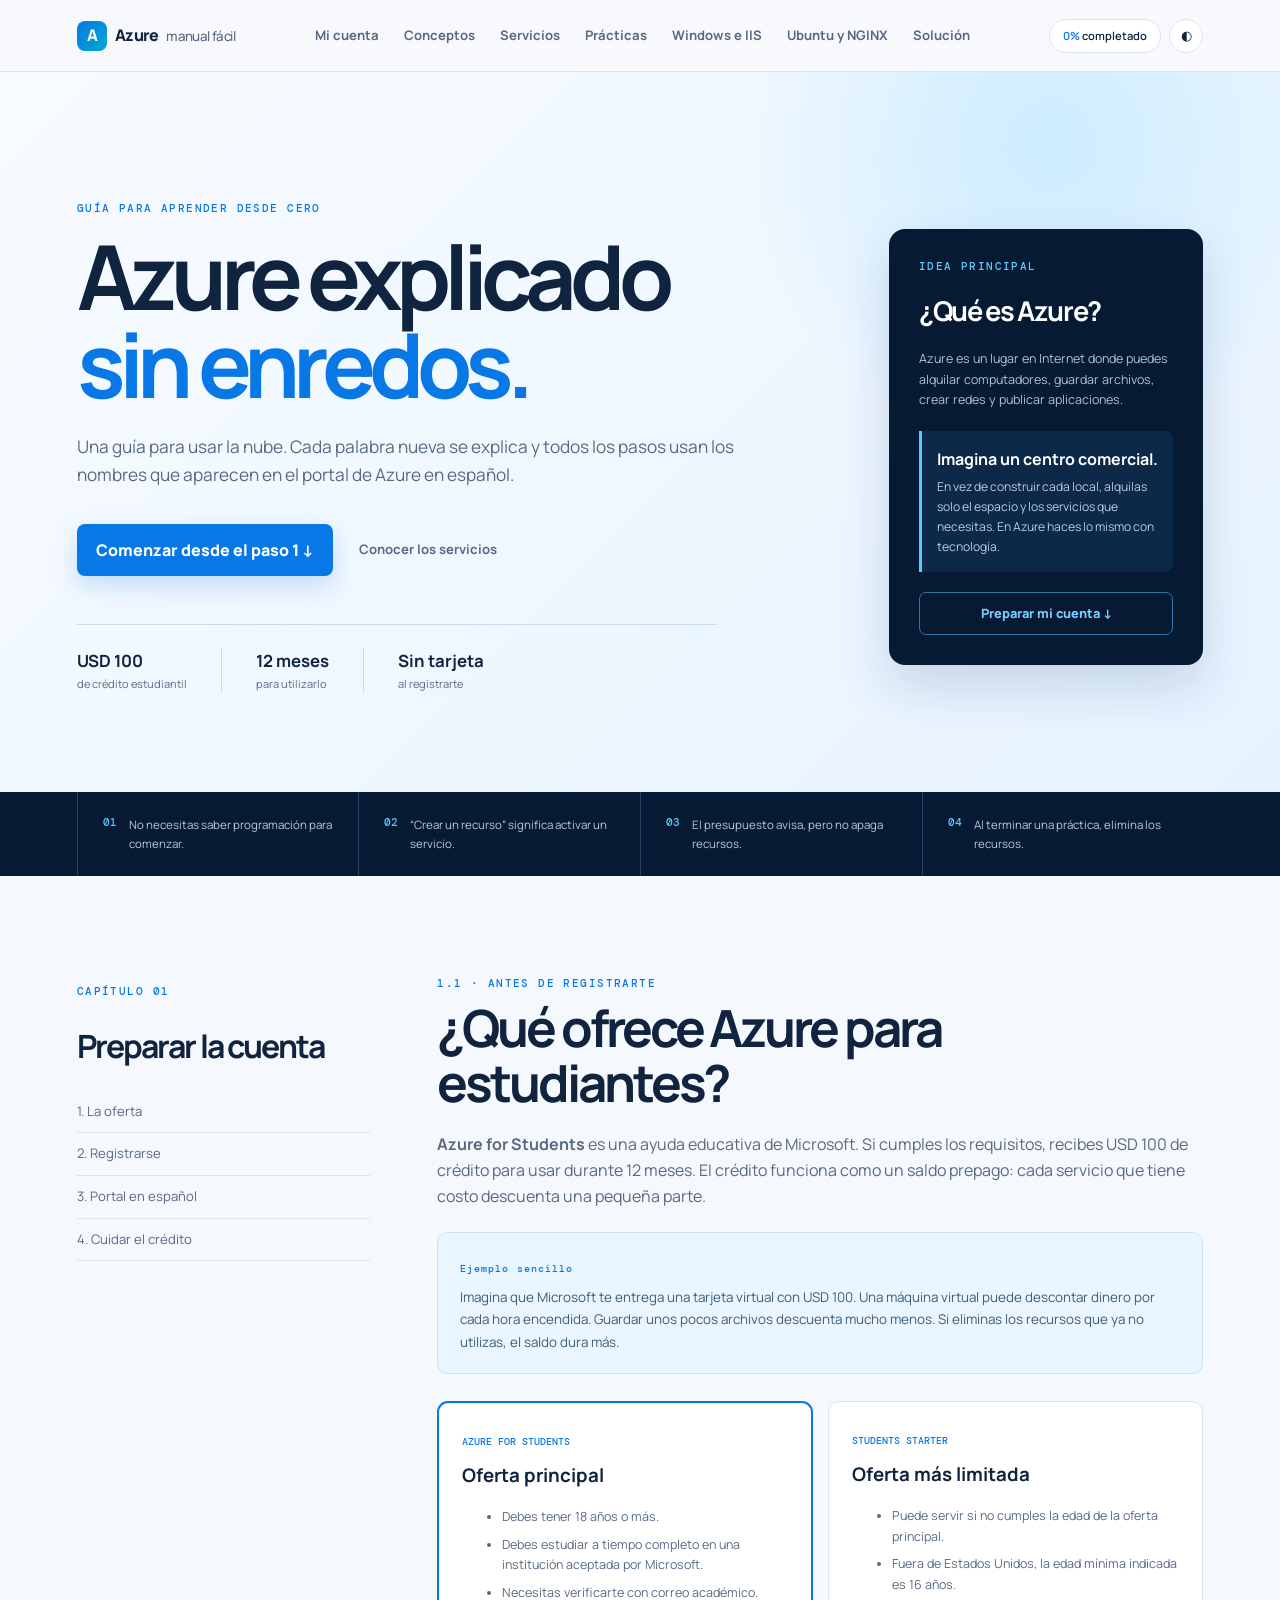
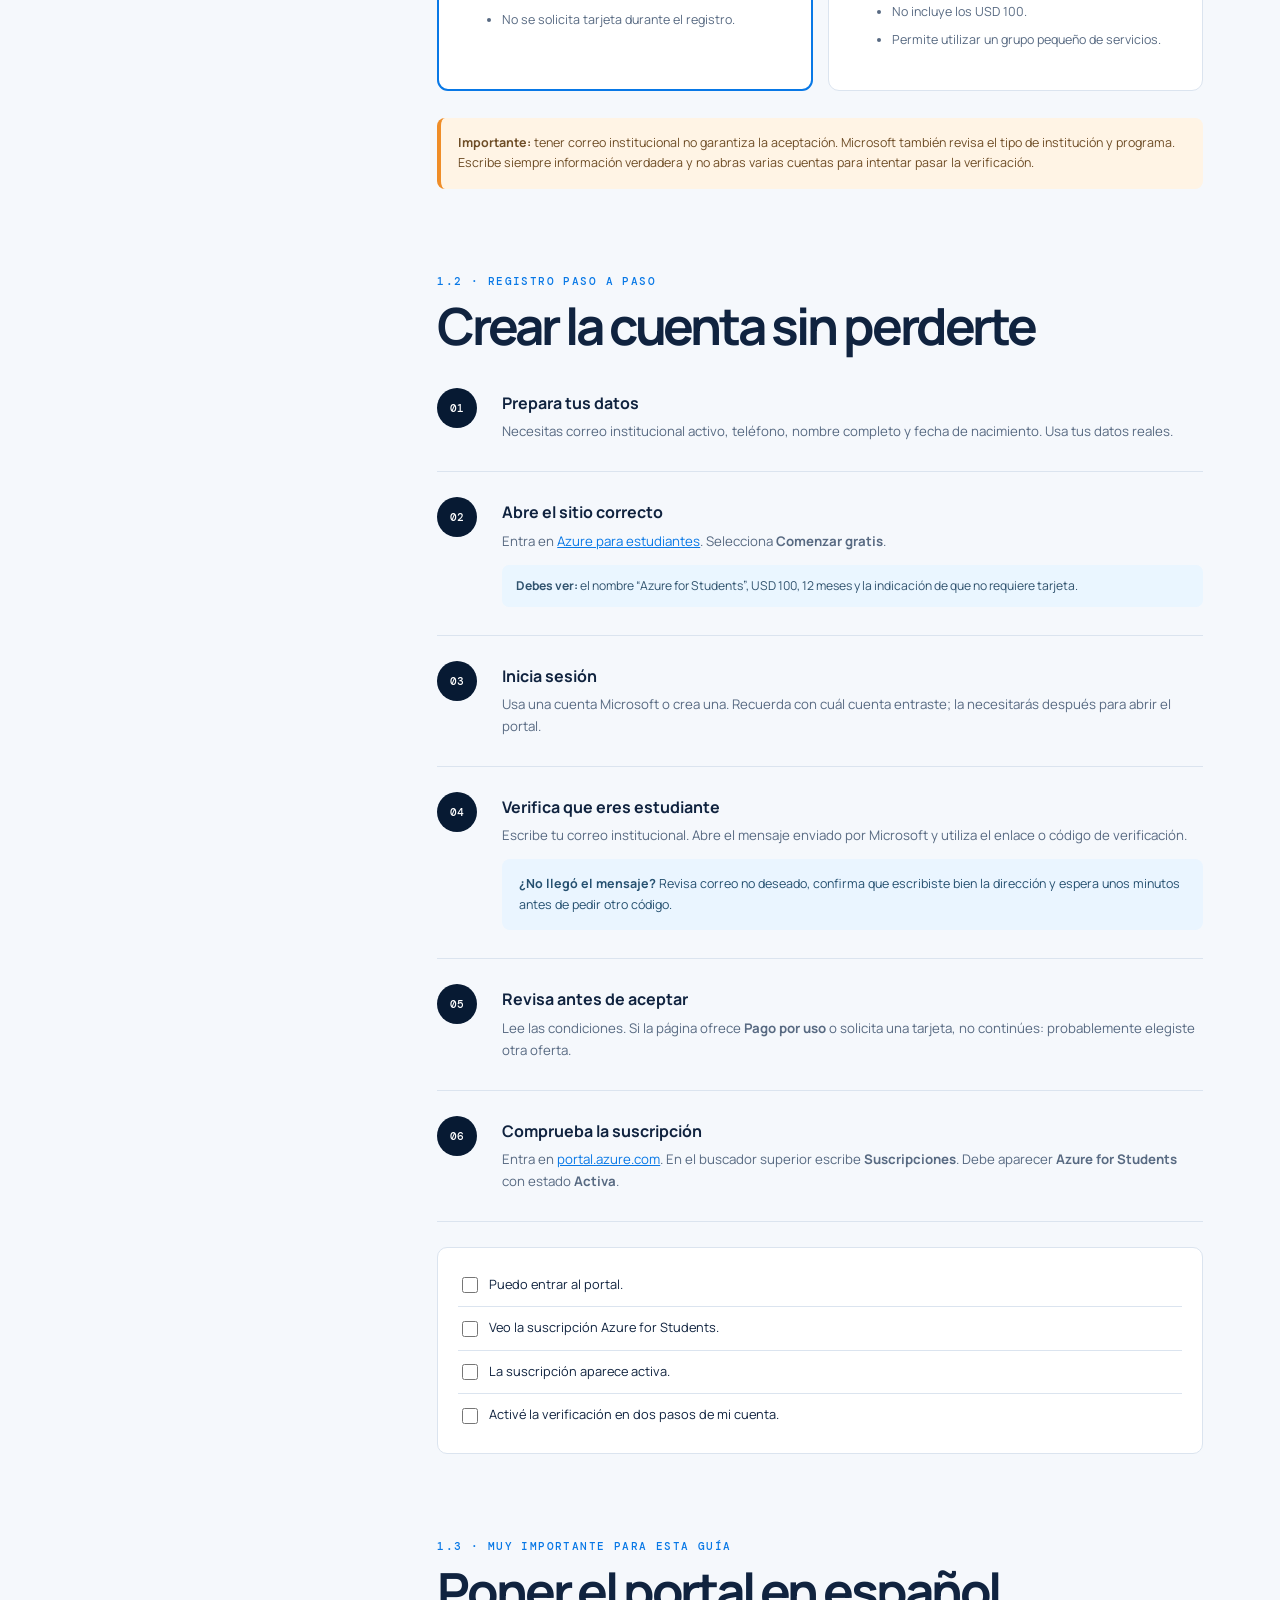
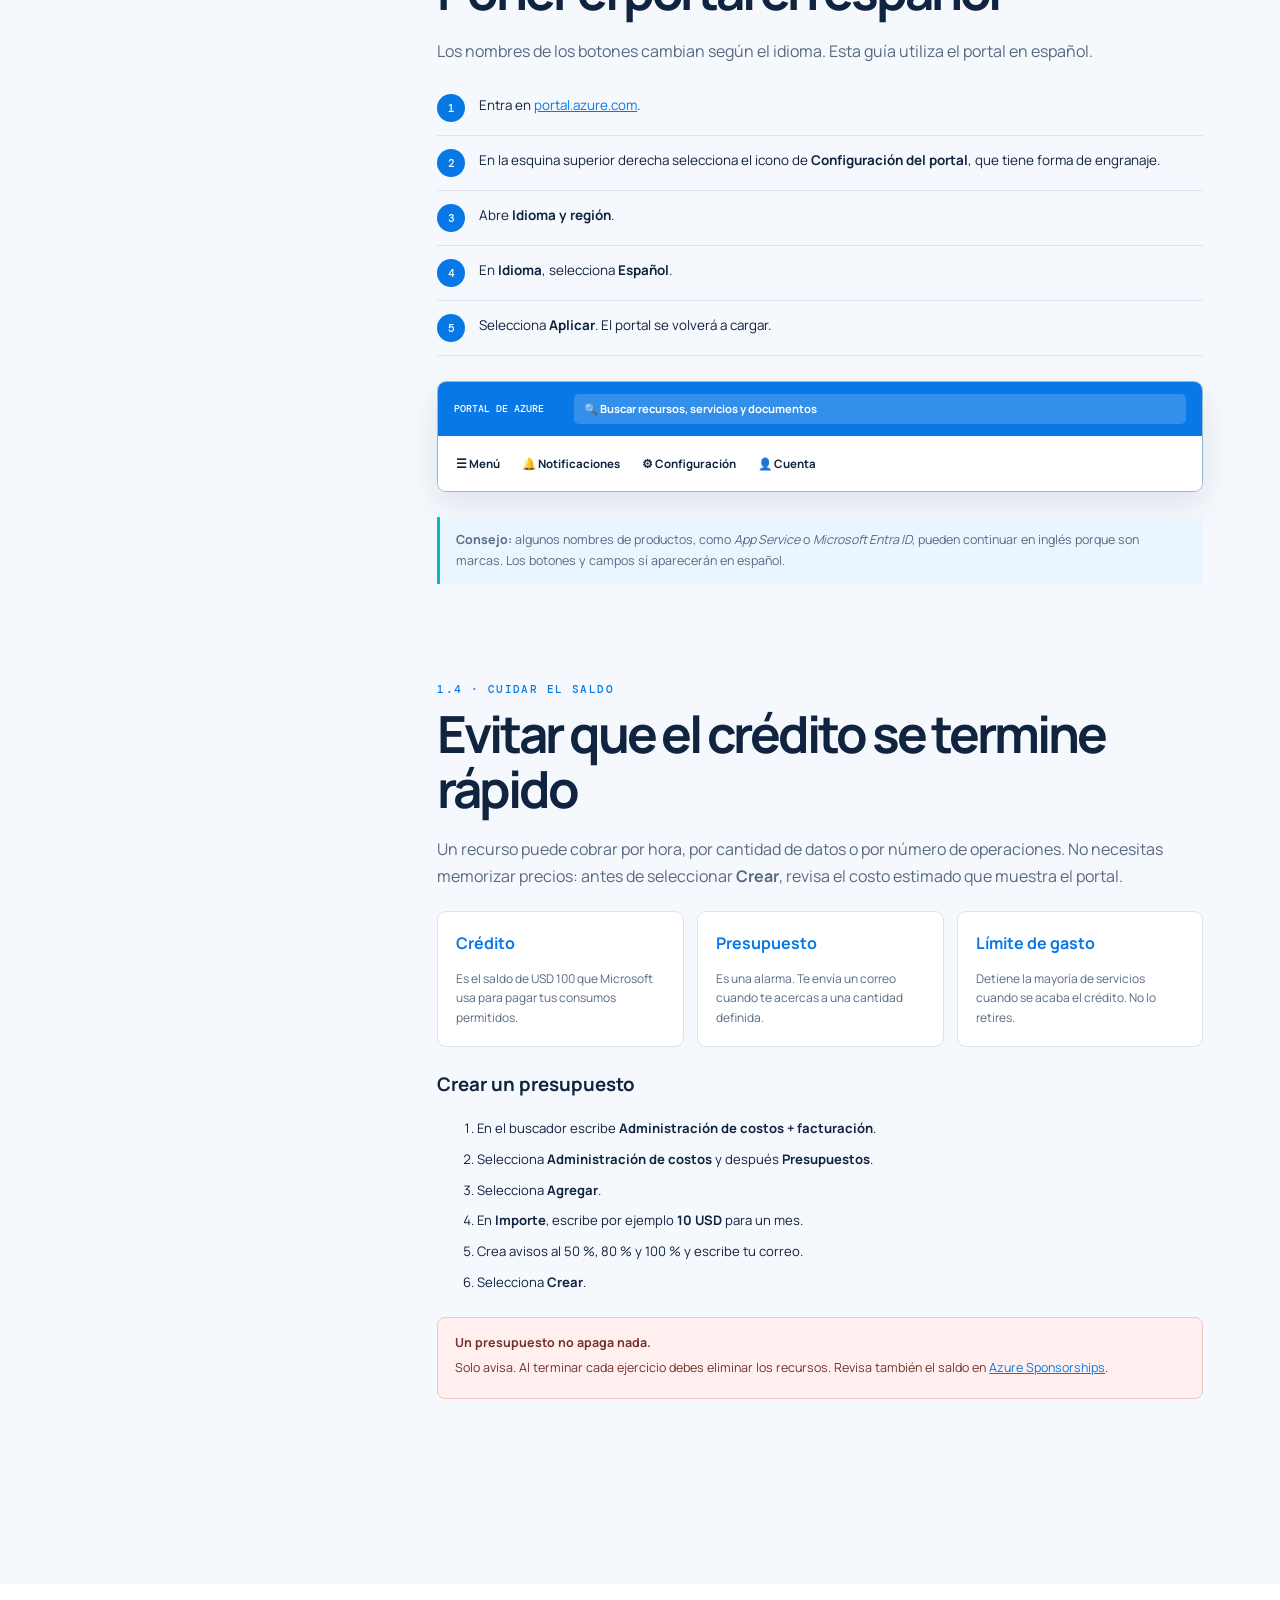
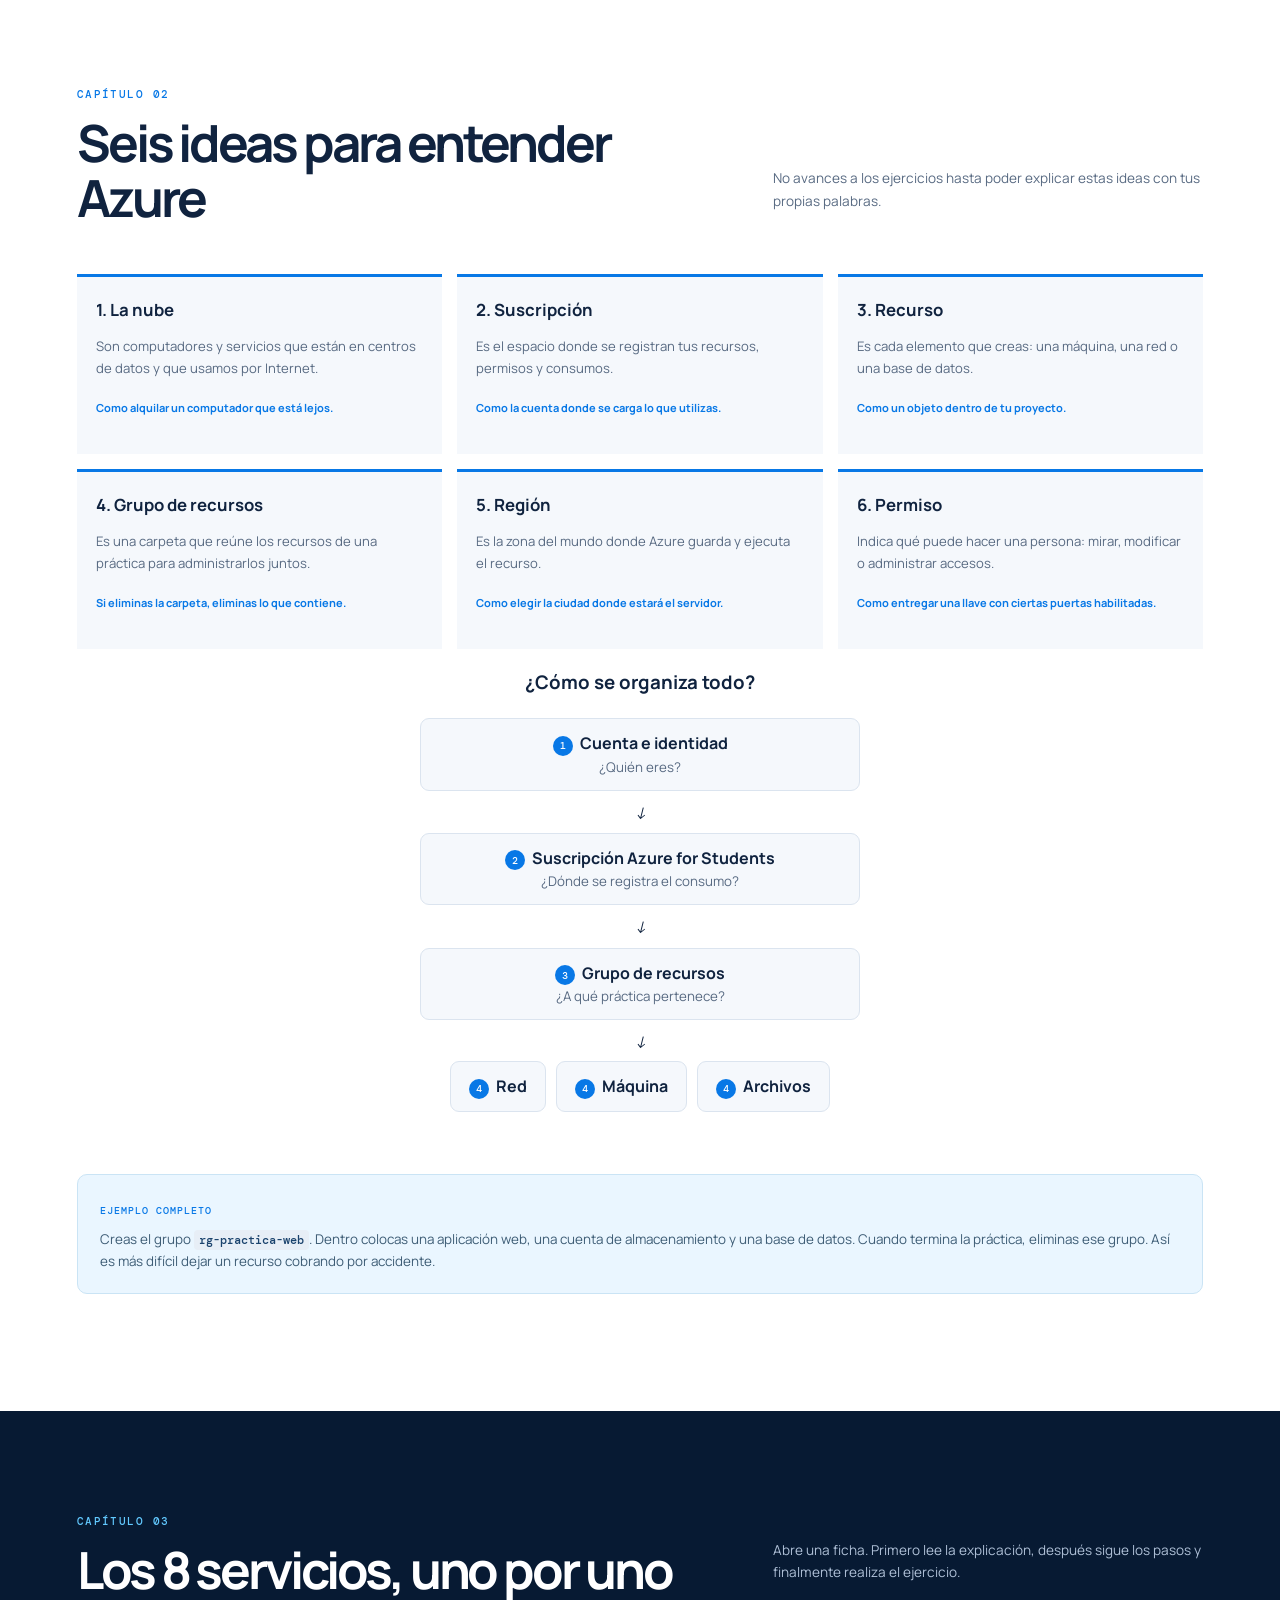
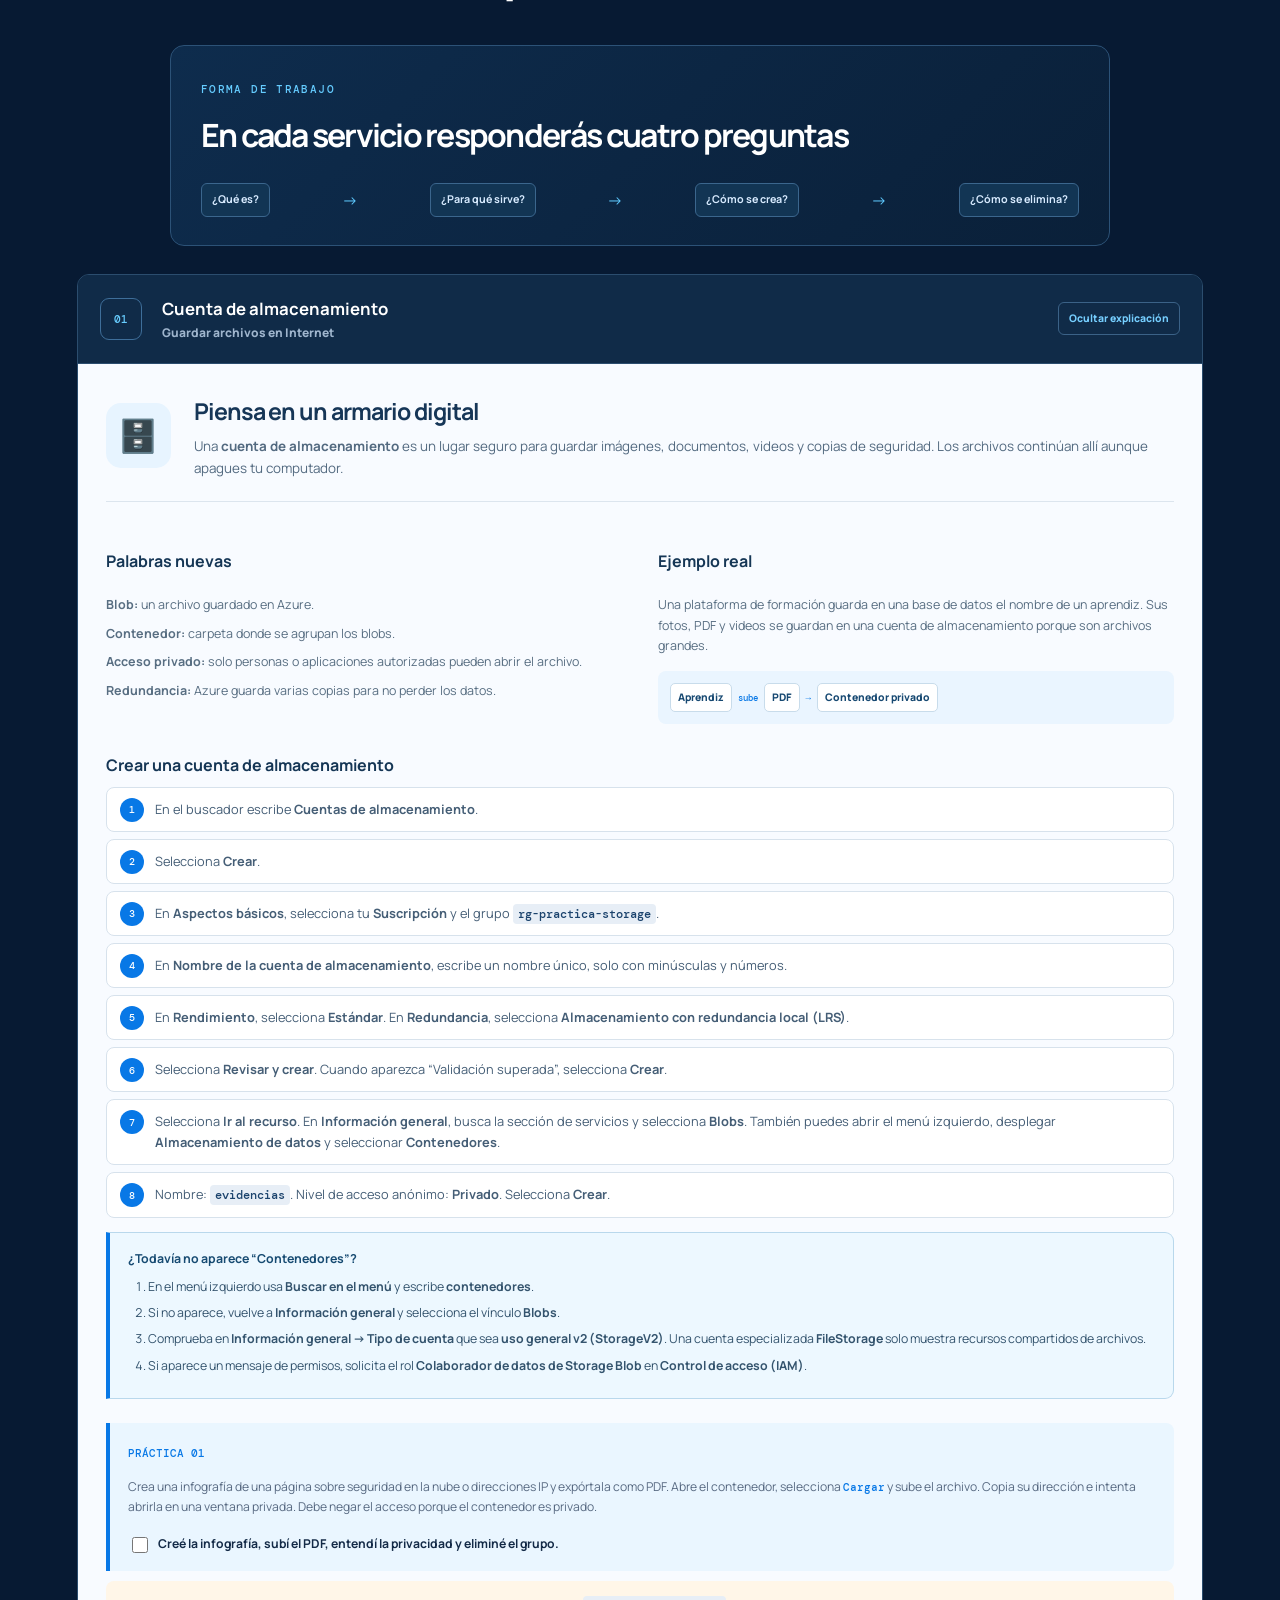
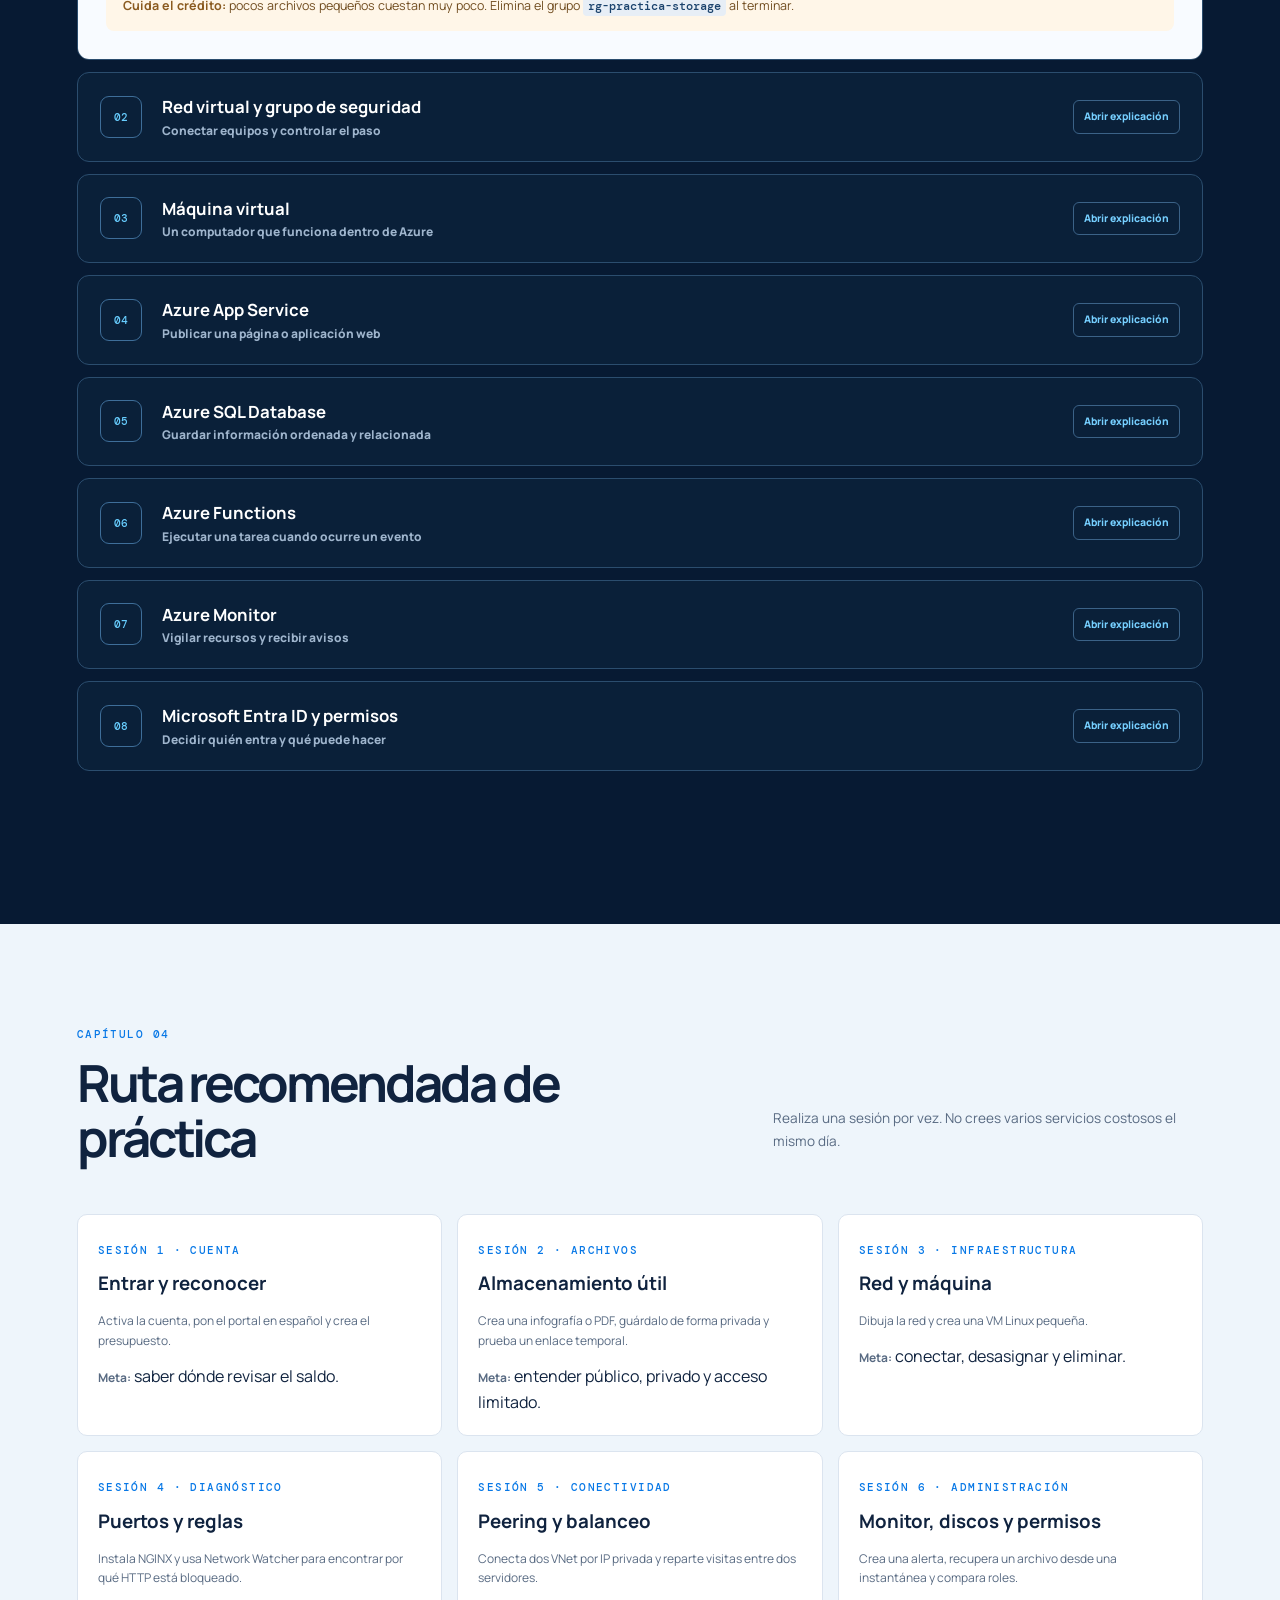
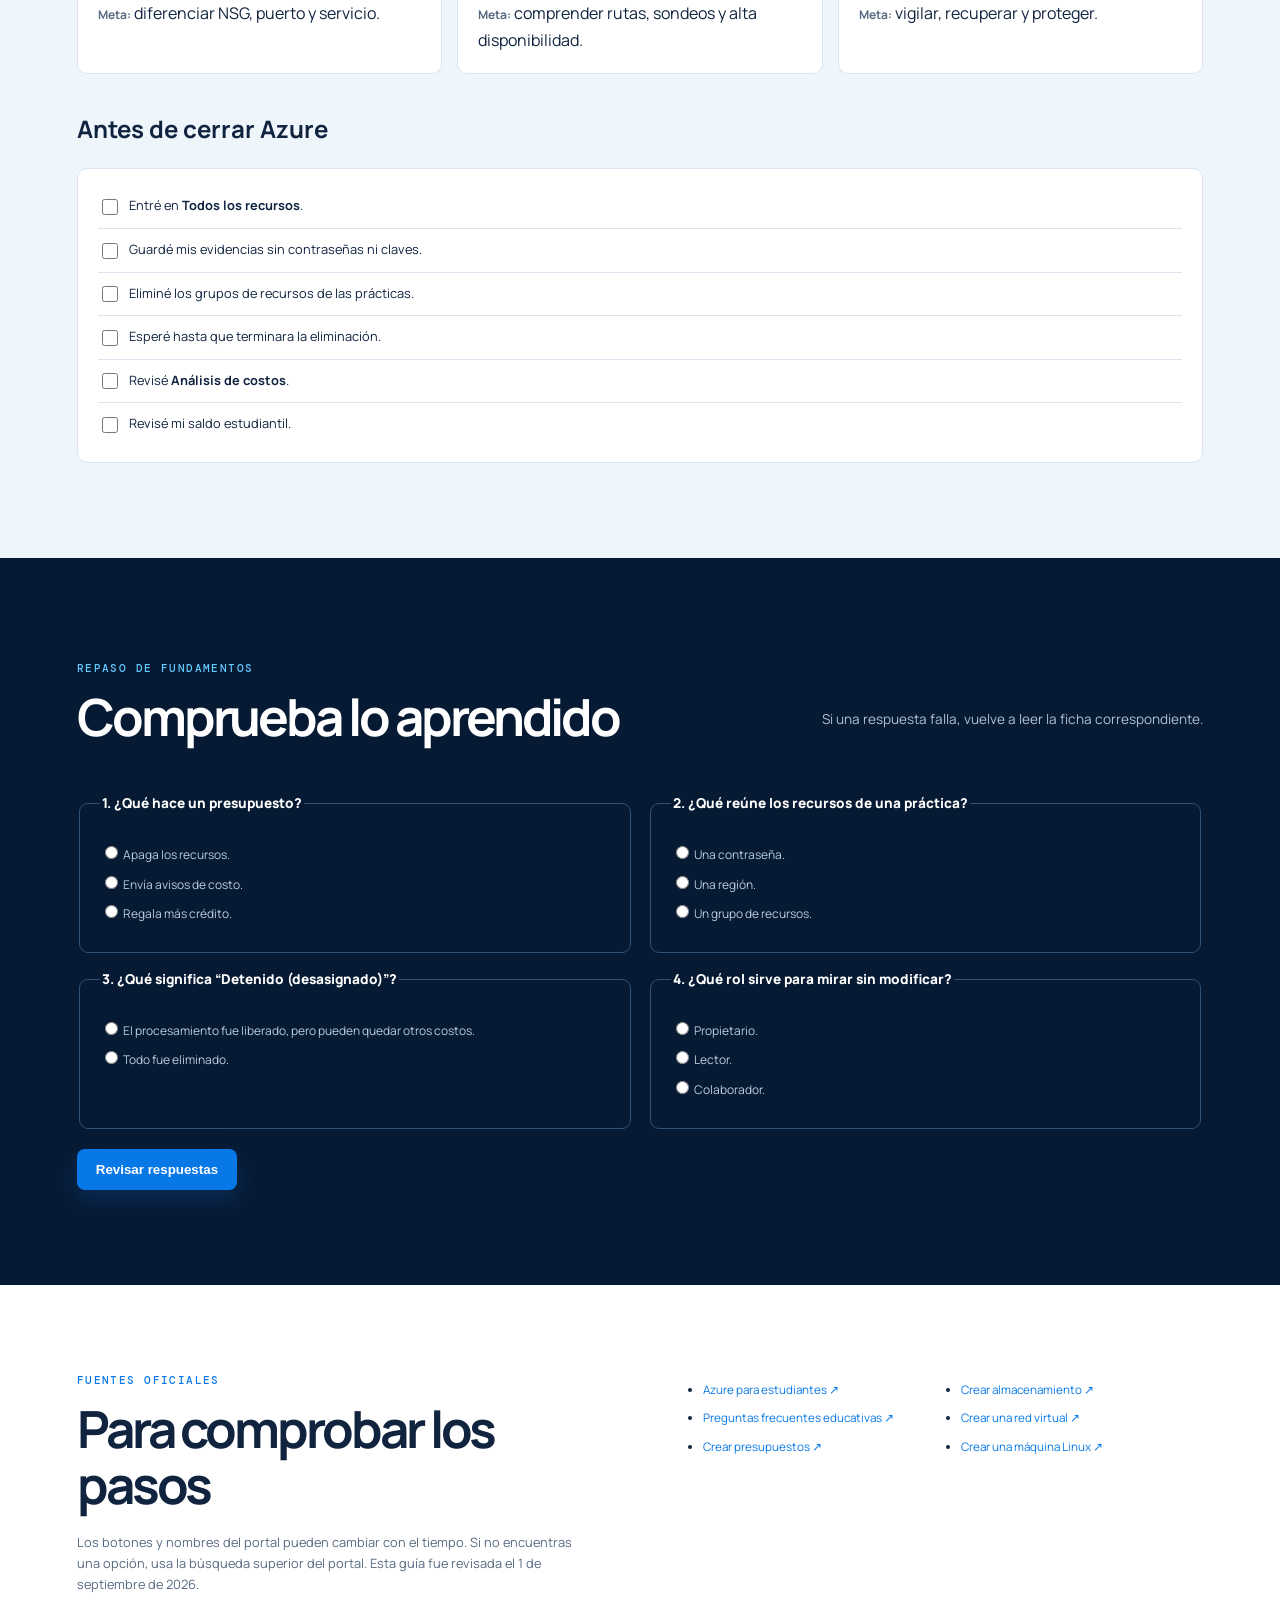
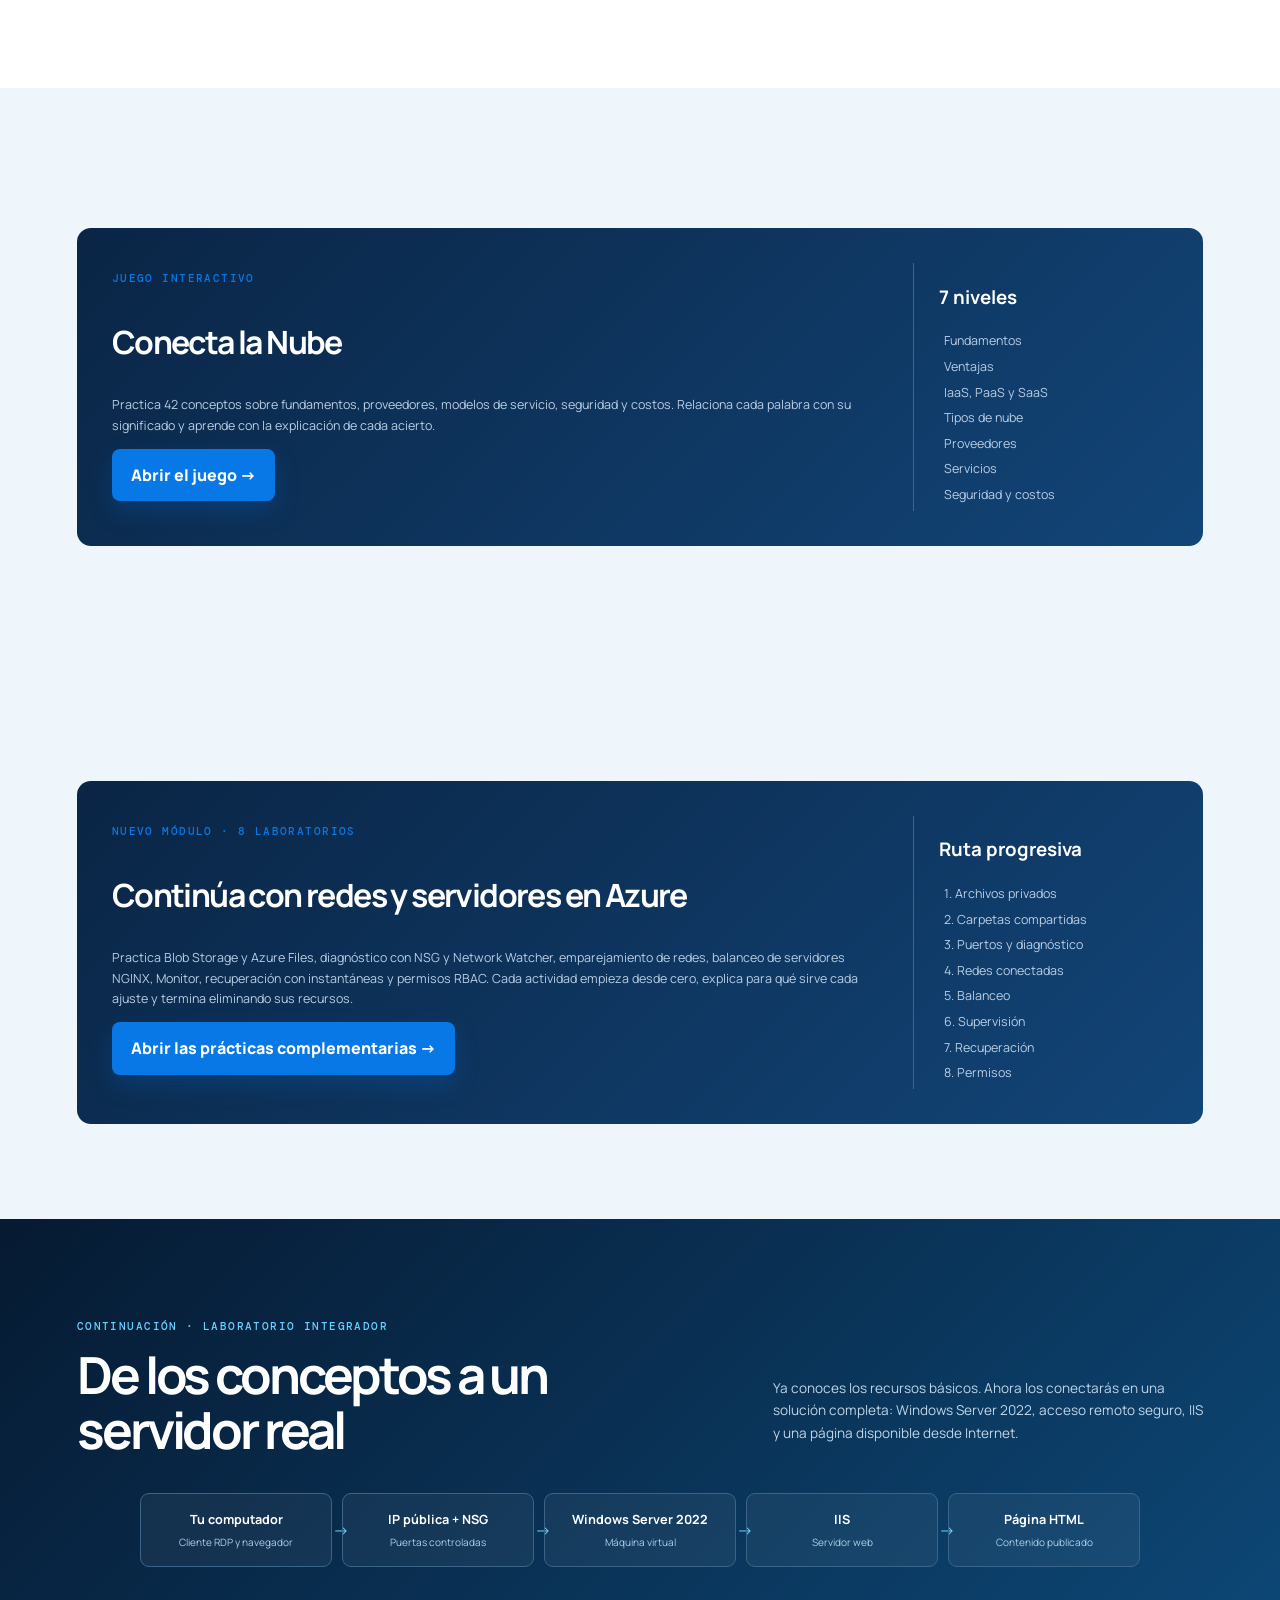
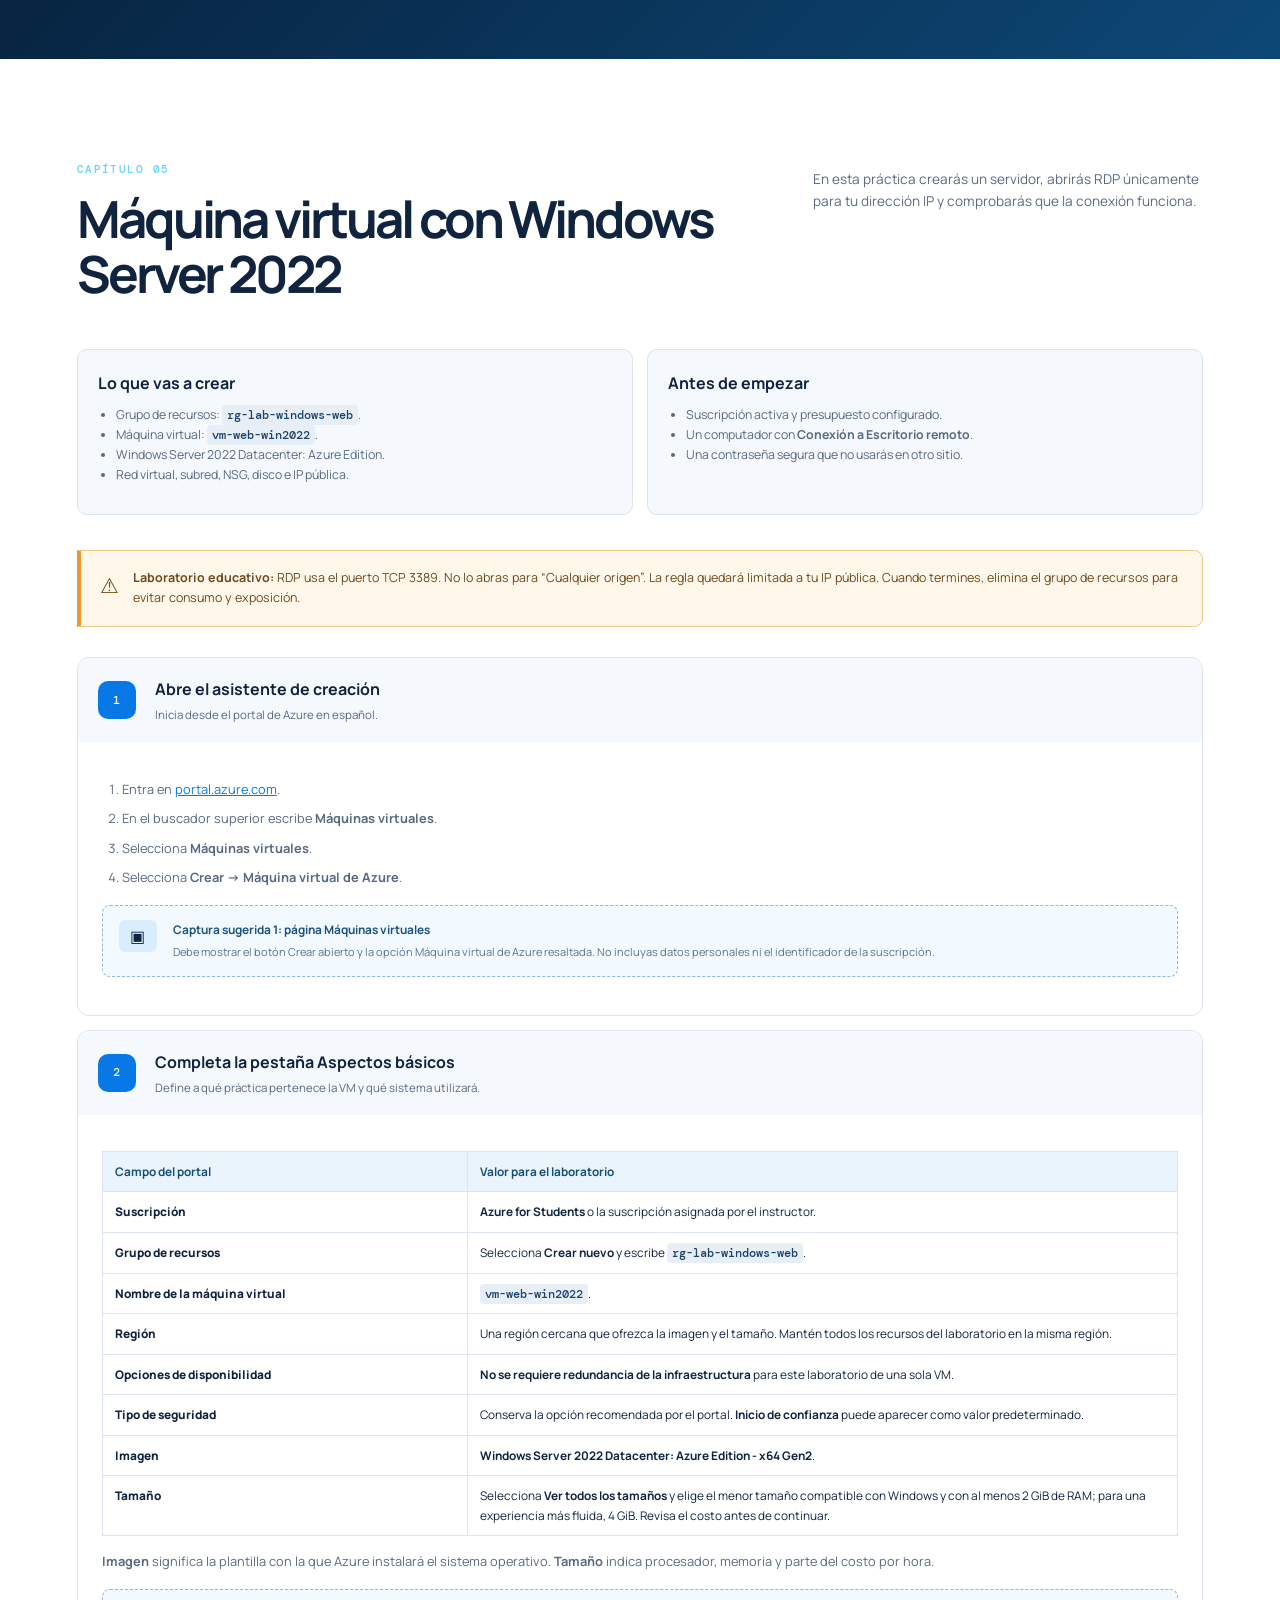
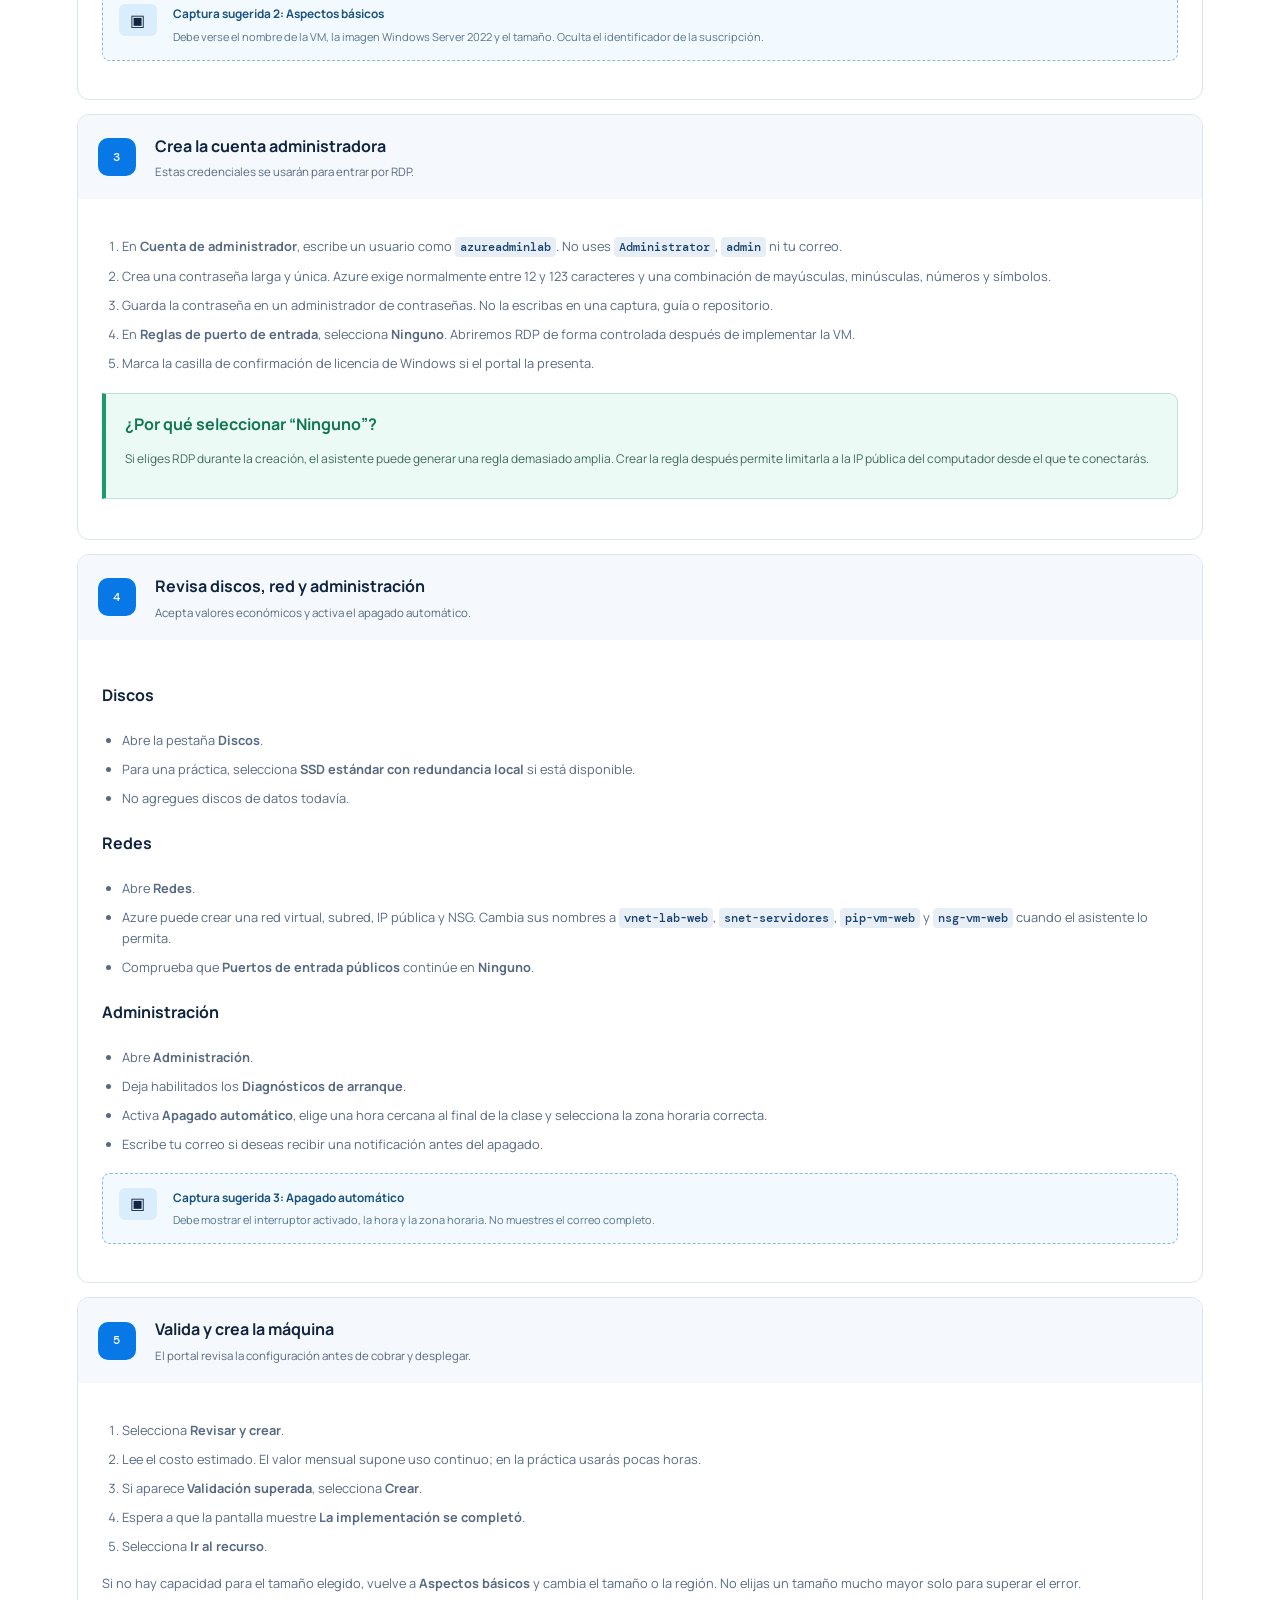
<file: index.html>
<!doctype html>
<html lang="es">
<head>
  <meta charset="utf-8"><meta name="viewport" content="width=device-width,initial-scale=1"><meta name="description" content="Manual fácil de Azure para estudiantes, explicado paso a paso y con el portal en español."><meta name="theme-color" content="#071a33">
  <title>Azure para estudiantes · Manual fácil</title>
  <link rel="preconnect" href="https://fonts.googleapis.com"><link rel="preconnect" href="https://fonts.gstatic.com" crossorigin><link href="https://fonts.googleapis.com/css2?family=DM+Mono:wght@400;500&family=Manrope:wght@400;500;600;700;800&display=swap" rel="stylesheet"><link rel="stylesheet" href="styles.css"><link rel="stylesheet" href="details.css"><link rel="stylesheet" href="easy.css">
  <link rel="stylesheet" href="corrections.css">
  <link rel="stylesheet" href="advanced.css">
</head>
<body>
<a class="skip" href="#contenido">Saltar al contenido</a>
<header class="topbar"><a class="brand" href="#inicio"><span class="brand-mark">A</span><span>Azure <small>manual fácil</small></span></a><nav><a href="#cuenta">Mi cuenta</a><a href="#conceptos">Conceptos</a><a href="#servicios">Servicios</a><a href="practicas-servicios.html">Prácticas</a><a href="#windows-server">Windows e IIS</a><a href="#ubuntu-nginx">Ubuntu y NGINX</a><a href="#servicios-solucion">Solución</a></nav><div class="top-actions"><button id="progressBtn" class="progress-chip"><span id="progressText">0%</span> completado</button><button id="theme" aria-label="Cambiar entre tema claro y oscuro">◐</button></div></header>

<main id="contenido">
  <section class="hero" id="inicio"><div class="hero-copy"><div class="eyebrow">GUÍA PARA APRENDER DESDE CERO</div><h1>Azure explicado<br><em>sin enredos.</em></h1><p class="lead">Una guía para usar la nube. Cada palabra nueva se explica y todos los pasos usan los nombres que aparecen en el portal de Azure en español.</p><div class="hero-actions"><a class="button" href="#cuenta">Comenzar desde el paso 1 ↓</a><a class="ghost-link" href="#servicios">Conocer los servicios</a></div><div class="fact-row"><div><strong>USD 100</strong><span>de crédito estudiantil</span></div><div><strong>12 meses</strong><span>para utilizarlo</span></div><div><strong>Sin tarjeta</strong><span>al registrarte</span></div></div></div><aside class="hero-panel"><div class="panel-label">IDEA PRINCIPAL</div><h2>¿Qué es Azure?</h2><p>Azure es un lugar en Internet donde puedes alquilar computadores, guardar archivos, crear redes y publicar aplicaciones.</p><div class="simple-analogy"><b>Imagina un centro comercial.</b><span>En vez de construir cada local, alquilas solo el espacio y los servicios que necesitas. En Azure haces lo mismo con tecnología.</span></div><a class="panel-button" href="#cuenta">Preparar mi cuenta ↓</a></aside></section>

  <section class="truth-strip"><div><b>01</b><span>No necesitas saber programación para comenzar.</span></div><div><b>02</b><span>“Crear un recurso” significa activar un servicio.</span></div><div><b>03</b><span>El presupuesto avisa, pero no apaga recursos.</span></div><div><b>04</b><span>Al terminar una práctica, elimina los recursos.</span></div></section>

  <section class="manual-layout" id="cuenta"><aside class="chapter-index"><span>CAPÍTULO 01</span><h2>Preparar la cuenta</h2><a href="#oferta">1. La oferta</a><a href="#registro">2. Registrarse</a><a href="#idioma">3. Portal en español</a><a href="#credito">4. Cuidar el crédito</a></aside><div class="chapter-body">
    <article id="oferta"><div class="kicker">1.1 · ANTES DE REGISTRARTE</div><h2>¿Qué ofrece Azure para estudiantes?</h2><p><b>Azure for Students</b> es una ayuda educativa de Microsoft. Si cumples los requisitos, recibes USD 100 de crédito para usar durante 12 meses. El crédito funciona como un saldo prepago: cada servicio que tiene costo descuenta una pequeña parte.</p><div class="story-box"><span>Ejemplo sencillo</span><p>Imagina que Microsoft te entrega una tarjeta virtual con USD 100. Una máquina virtual puede descontar dinero por cada hora encendida. Guardar unos pocos archivos descuenta mucho menos. Si eliminas los recursos que ya no utilizas, el saldo dura más.</p></div><div class="compare"><div class="recommended"><span>AZURE FOR STUDENTS</span><h3>Oferta principal</h3><ul><li>Debes tener 18 años o más.</li>
<li>Debes estudiar a tiempo completo en una institución aceptada por Microsoft.</li>
<li>Necesitas verificarte con correo académico.</li>
<li>No se solicita tarjeta durante el registro.</li></ul></div><div><span>STUDENTS STARTER</span><h3>Oferta más limitada</h3><ul><li>Puede servir si no cumples la edad de la oferta principal.</li>
<li>Fuera de Estados Unidos, la edad mínima indicada es 16 años.</li>
<li>No incluye los USD 100.</li>
<li>Permite utilizar un grupo pequeño de servicios.</li></ul></div></div><div class="warning"><b>Importante:</b> tener correo institucional no garantiza la aceptación. Microsoft también revisa el tipo de institución y programa. Escribe siempre información verdadera y no abras varias cuentas para intentar pasar la verificación.</div></article>

    <article id="registro"><div class="kicker">1.2 · REGISTRO PASO A PASO</div><h2>Crear la cuenta sin perderte</h2><ol class="process"><li><span>01</span><div><h3>Prepara tus datos</h3><p>Necesitas correo institucional activo, teléfono, nombre completo y fecha de nacimiento. Usa tus datos reales.</p></div></li>
<li><span>02</span><div><h3>Abre el sitio correcto</h3><p>Entra en <a href="https://azure.microsoft.com/es-es/free/students/" target="_blank" rel="noopener">Azure para estudiantes</a>. Selecciona <b>Comenzar gratis</b>.</p><div class="portal-label"><b>Debes ver:</b> el nombre “Azure for Students”, USD 100, 12 meses y la indicación de que no requiere tarjeta.</div></div></li>
<li><span>03</span><div><h3>Inicia sesión</h3><p>Usa una cuenta Microsoft o crea una. Recuerda con cuál cuenta entraste; la necesitarás después para abrir el portal.</p></div></li>
<li><span>04</span><div><h3>Verifica que eres estudiante</h3><p>Escribe tu correo institucional. Abre el mensaje enviado por Microsoft y utiliza el enlace o código de verificación.</p><div class="tip"><b>¿No llegó el mensaje?</b> Revisa correo no deseado, confirma que escribiste bien la dirección y espera unos minutos antes de pedir otro código.</div></div></li>
<li><span>05</span><div><h3>Revisa antes de aceptar</h3><p>Lee las condiciones. Si la página ofrece <b>Pago por uso</b> o solicita una tarjeta, no continúes: probablemente elegiste otra oferta.</p></div></li>
<li><span>06</span><div><h3>Comprueba la suscripción</h3><p>Entra en <a href="https://portal.azure.com/" target="_blank" rel="noopener">portal.azure.com</a>. En el buscador superior escribe <b>Suscripciones</b>. Debe aparecer <b>Azure for Students</b> con estado <b>Activa</b>.</p></div></li></ol><div class="track-list"><label><input type="checkbox" data-task> Puedo entrar al portal.</label><label><input type="checkbox" data-task> Veo la suscripción Azure for Students.</label><label><input type="checkbox" data-task> La suscripción aparece activa.</label><label><input type="checkbox" data-task> Activé la verificación en dos pasos de mi cuenta.</label>
</div></article>

    <article id="idioma"><div class="kicker">1.3 · MUY IMPORTANTE PARA ESTA GUÍA</div><h2>Poner el portal en español</h2><p>Los nombres de los botones cambian según el idioma. Esta guía utiliza el portal en español.</p><ol class="easy-steps"><li><b>1</b><span>Entra en <a href="https://portal.azure.com/" target="_blank" rel="noopener">portal.azure.com</a>.</span></li>
<li><b>2</b><span>En la esquina superior derecha selecciona el icono de <b>Configuración del portal</b>, que tiene forma de engranaje.</span></li>
<li><b>3</b><span>Abre <b>Idioma y región</b>.</span></li>
<li><b>4</b><span>En <b>Idioma</b>, selecciona <b>Español</b>.</span></li>
<li><b>5</b><span>Selecciona <b>Aplicar</b>. El portal se volverá a cargar.</span></li></ol><div class="portal-map"><div><small>PORTAL DE AZURE</small><b>🔍 Buscar recursos, servicios y documentos</b></div><div><span>☰ Menú</span><span>🔔 Notificaciones</span><span>⚙ Configuración</span><span>👤 Cuenta</span></div></div><p class="note"><b>Consejo:</b> algunos nombres de productos, como <i>App Service</i> o <i>Microsoft Entra ID</i>, pueden continuar en inglés porque son marcas. Los botones y campos sí aparecerán en español.</p></article>

    <article id="credito"><div class="kicker">1.4 · CUIDAR EL SALDO</div><h2>Evitar que el crédito se termine rápido</h2><p>Un recurso puede cobrar por hora, por cantidad de datos o por número de operaciones. No necesitas memorizar precios: antes de seleccionar <b>Crear</b>, revisa el costo estimado que muestra el portal.</p><div class="three-ideas"><div><b>Crédito</b><p>Es el saldo de USD 100 que Microsoft usa para pagar tus consumos permitidos.</p></div><div><b>Presupuesto</b><p>Es una alarma. Te envía un correo cuando te acercas a una cantidad definida.</p></div><div><b>Límite de gasto</b><p>Detiene la mayoría de servicios cuando se acaba el crédito. No lo retires.</p></div></div><h3>Crear un presupuesto</h3><ol class="short-steps"><li>En el buscador escribe <b>Administración de costos + facturación</b>.</li>
<li>Selecciona <b>Administración de costos</b> y después <b>Presupuestos</b>.</li>
<li>Selecciona <b>Agregar</b>.</li>
<li>En <b>Importe</b>, escribe por ejemplo <b>10 USD</b> para un mes.</li>
<li>Crea avisos al 50 %, 80 % y 100 % y escribe tu correo.</li>
<li>Selecciona <b>Crear</b>.</li></ol><div class="danger"><strong>Un presupuesto no apaga nada.</strong><p>Solo avisa. Al terminar cada ejercicio debes eliminar los recursos. Revisa también el saldo en <a href="https://www.microsoftazuresponsorships.com/" target="_blank" rel="noopener">Azure Sponsorships</a>.</p></div></article>
  </div></section>

  <section class="concepts" id="conceptos"><div class="section-head"><div><span>CAPÍTULO 02</span><h2>Seis ideas para entender Azure</h2></div><p>No avances a los ejercicios hasta poder explicar estas ideas con tus propias palabras.</p></div><div class="glossary easy-glossary"><article><h3>1. La nube</h3><p>Son computadores y servicios que están en centros de datos y que usamos por Internet.</p><span>Como alquilar un computador que está lejos.</span></article>
<article><h3>2. Suscripción</h3><p>Es el espacio donde se registran tus recursos, permisos y consumos.</p><span>Como la cuenta donde se carga lo que utilizas.</span></article>
<article><h3>3. Recurso</h3><p>Es cada elemento que creas: una máquina, una red o una base de datos.</p><span>Como un objeto dentro de tu proyecto.</span></article>
<article><h3>4. Grupo de recursos</h3><p>Es una carpeta que reúne los recursos de una práctica para administrarlos juntos.</p><span>Si eliminas la carpeta, eliminas lo que contiene.</span></article>
<article><h3>5. Región</h3><p>Es la zona del mundo donde Azure guarda y ejecuta el recurso.</p><span>Como elegir la ciudad donde estará el servidor.</span></article>
<article><h3>6. Permiso</h3><p>Indica qué puede hacer una persona: mirar, modificar o administrar accesos.</p><span>Como entregar una llave con ciertas puertas habilitadas.</span></article></div><div class="hierarchy"><h3>¿Cómo se organiza todo?</h3><div class="h-node tenant"><span>1</span><b>Cuenta e identidad</b><small>¿Quién eres?</small></div><i>↓</i><div class="h-node subscription"><span>2</span><b>Suscripción Azure for Students</b><small>¿Dónde se registra el consumo?</small></div><i>↓</i><div class="h-node group"><span>3</span><b>Grupo de recursos</b><small>¿A qué práctica pertenece?</small></div><i>↓</i><div class="h-row"><div class="h-node resource"><span>4</span><b>Red</b></div><div class="h-node resource"><span>4</span><b>Máquina</b></div><div class="h-node resource"><span>4</span><b>Archivos</b></div></div></div><div class="story-box"><span>EJEMPLO COMPLETO</span><p>Creas el grupo <code>rg-practica-web</code>. Dentro colocas una aplicación web, una cuenta de almacenamiento y una base de datos. Cuando termina la práctica, eliminas ese grupo. Así es más difícil dejar un recurso cobrando por accidente.</p></div></section>

  <section class="services" id="servicios"><div class="section-head light"><div><span>CAPÍTULO 03</span><h2>Los 8 servicios, uno por uno</h2></div><p>Abre una ficha. Primero lee la explicación, después sigue los pasos y finalmente realiza el ejercicio.</p></div><div class="service-primer"><div class="primer-intro"><span>FORMA DE TRABAJO</span><h3>En cada servicio responderás cuatro preguntas</h3><div class="selection-flow"><b>¿Qué es?</b><i>→</i><b>¿Para qué sirve?</b><i>→</i><b>¿Cómo se crea?</b><i>→</i><b>¿Cómo se elimina?</b></div></div>

    <details class="deep-card" open><summary><span>01</span><div><b>Cuenta de almacenamiento</b><small>Guardar archivos en Internet</small></div><em>Abrir explicación</em></summary><div class="deep-content"><div class="service-intro"><div class="big-analogy">🗄️</div><div><h3>Piensa en un armario digital</h3><p>Una <b>cuenta de almacenamiento</b> es un lugar seguro para guardar imágenes, documentos, videos y copias de seguridad. Los archivos continúan allí aunque apagues tu computador.</p></div></div><div class="learn-grid"><div><h4>Palabras nuevas</h4><p><b>Blob:</b> un archivo guardado en Azure.</p><p><b>Contenedor:</b> carpeta donde se agrupan los blobs.</p><p><b>Acceso privado:</b> solo personas o aplicaciones autorizadas pueden abrir el archivo.</p><p><b>Redundancia:</b> Azure guarda varias copias para no perder los datos.</p></div><div><h4>Ejemplo real</h4><p>Una plataforma de formación guarda en una base de datos el nombre de un aprendiz. Sus fotos, PDF y videos se guardan en una cuenta de almacenamiento porque son archivos grandes.</p>
<div class="how-flow"><span>Aprendiz</span>
<i>sube</i>
<span>PDF</span>
<i>→</i>
<span>Contenedor privado</span></div></div></div><h4 class="steps-title">Crear una cuenta de almacenamiento</h4><ol class="portal-steps"><li>En el buscador escribe <b>Cuentas de almacenamiento</b>.</li>
<li>Selecciona <b>Crear</b>.</li>
<li>En <b>Aspectos básicos</b>, selecciona tu <b>Suscripción</b> y el grupo <code>rg-practica-storage</code>.</li>
<li>En <b>Nombre de la cuenta de almacenamiento</b>, escribe un nombre único, solo con minúsculas y números.</li>
<li>En <b>Rendimiento</b>, selecciona <b>Estándar</b>. En <b>Redundancia</b>, selecciona <b>Almacenamiento con redundancia local (LRS)</b>.</li>
<li>Selecciona <b>Revisar y crear</b>. Cuando aparezca “Validación superada”, selecciona <b>Crear</b>.</li>
<li>Selecciona <b>Ir al recurso → Contenedores → + Contenedor</b>.</li>
<li>Nombre: <code>evidencias</code>. Nivel de acceso anónimo: <b>Privado</b>. Selecciona <b>Crear</b>.</li></ol>
<div class="exercise"><b>PRÁCTICA 01</b><p>Crea una infografía de una página sobre seguridad en la nube o direcciones IP y expórtala como PDF. Abre el contenedor, selecciona <b>Cargar</b> y sube el archivo. Copia su dirección e intenta abrirla en una ventana privada. Debe negar el acceso porque el contenedor es privado.</p>
<label><input type="checkbox" data-task> Creé la infografía, subí el PDF, entendí la privacidad y eliminé el grupo.</label>
</div><div class="cost-note"><b>Cuida el crédito:</b> pocos archivos pequeños cuestan muy poco. Elimina el grupo <code>rg-practica-storage</code> al terminar.</div></div></details>

    <details class="deep-card"><summary><span>02</span><div><b>Red virtual y grupo de seguridad</b><small>Conectar equipos y controlar el paso</small></div><em>Abrir explicación</em></summary><div class="deep-content"><div class="service-intro"><div class="big-analogy">🏘️</div><div><h3>Piensa en un barrio privado</h3><p>Una <b>red virtual</b> es un barrio donde viven tus recursos. Las <b>subredes</b> son las calles. El <b>grupo de seguridad de red</b> es el vigilante que decide qué tráfico puede entrar o salir.</p></div></div><div class="learn-grid"><div><h4>Palabras nuevas</h4><p><b>Dirección IP:</b> número que identifica un equipo en una red.</p><p><b>Subred:</b> una parte pequeña de la red.</p><p><b>Puerto:</b> puerta numerada usada por un servicio. Por ejemplo, 22 para SSH y 443 para web segura.</p><p><b>NSG:</b> conjunto de reglas que permite o bloquea conexiones.</p></div><div><h4>Ejemplo real</h4><p>Una aplicación web puede estar en una subred que recibe visitantes. La base de datos queda en otra subred y solo acepta conexiones desde la aplicación.</p>
<div class="how-flow"><span>Internet</span>
<i>HTTPS 443</i>
<span>Subred web</span>
<i>regla privada</i>
<span>Subred de datos</span></div></div></div><h4 class="steps-title">Crear una red sencilla</h4><ol class="portal-steps"><li>Busca <b>Redes virtuales</b> y selecciona <b>Crear</b>.</li>
<li>En <b>Aspectos básicos</b>, usa el grupo <code>rg-practica-red</code>.</li>
<li>Nombre: <code>vnet-practica</code>. Selecciona una <b>Región</b>.</li>
<li>Abre la pestaña <b>Direcciones IP</b>.</li>
<li>Espacio de direcciones: <code>10.10.0.0/16</code>.</li>
<li>Crea la subred <code>subred-web</code> con el rango <code>10.10.1.0/24</code>.</li>
<li>Selecciona <b>Revisar y crear → Crear</b>.</li></ol>
<div class="exercise"><b>PRÁCTICA 02</b><p>En una hoja, dibuja una red <code>10.20.0.0/16</code> con dos subredes: <code>subred-web</code> y <code>subred-datos</code>. Dibuja una puerta entre ellas y escribe qué conexión permitirías.</p>
<label><input type="checkbox" data-task> Dibujé la red y expliqué las reglas.</label>
</div><div class="cost-note"><b>Cuida el crédito:</b> la red virtual básica es gratuita. Servicios como Azure Bastion, Firewall o Puerta de enlace de VPN sí pueden consumir mucho crédito.</div></div></details>

    <details class="deep-card"><summary><span>03</span><div><b>Máquina virtual</b><small>Un computador que funciona dentro de Azure</small></div><em>Abrir explicación</em></summary><div class="deep-content"><div class="service-intro"><div class="big-analogy">🖥️</div><div><h3>Piensa en alquilar un computador por horas</h3><p>Una <b>máquina virtual</b> tiene procesador, memoria, disco y sistema operativo. No puedes tocarla físicamente; te conectas por Internet y la administras a distancia.</p></div></div><div class="learn-grid"><div><h4>Palabras nuevas</h4><p><b>Imagen:</b> plantilla que instala Windows o Linux.</p><p><b>Tamaño:</b> cantidad de procesador y memoria.</p><p><b>SSH:</b> forma segura de entrar a Linux mediante comandos.</p><p><b>Desasignar:</b> liberar el computador para dejar de cobrar el procesamiento.</p></div><div><h4>¿Quién se encarga de qué?</h4><p><b>Microsoft</b> cuida el edificio, los equipos físicos y la electricidad.</p><p><b>Tú</b> debes cuidar usuarios, contraseñas, actualizaciones, programas, puertos y archivos.</p>
<div class="how-flow"><span>Tu PC</span>
<i>SSH</i>
<span>Internet</span>
<i>→</i>
<span>Linux en Azure</span></div></div></div><h4 class="steps-title">Crear una máquina Linux de práctica</h4><ol class="portal-steps"><li>Busca <b>Máquinas virtuales</b>.</li>
<li>Selecciona <b>Crear → Máquina virtual de Azure</b>.</li>
<li>Grupo: <code>rg-practica-vm</code>. Nombre: <code>vm-linux-01</code>.</li>
<li>En <b>Imagen</b>, selecciona una versión LTS de Ubuntu Server.</li>
<li>En <b>Tamaño</b>, selecciona <b>Ver todos los tamaños</b> y elige uno pequeño. Revisa el costo mensual estimado.</li>
<li>En <b>Tipo de autenticación</b>, selecciona <b>Clave pública SSH</b>.</li>
<li>En <b>Puertos de entrada públicos</b>, permite <b>SSH (22)</b> solo para la práctica.</li>
<li>En la pestaña <b>Administración</b>, activa <b>Apagado automático</b>.</li>
<li>Selecciona <b>Revisar y crear → Crear</b>. Descarga la clave privada y guárdala en un lugar seguro.</li></ol>
<div class="exercise"><b>PRÁCTICA 03</b><p>Conéctate mediante SSH. Ejecuta <code>uname -a</code> para ver el sistema y <code>free -h</code> para ver la memoria. Después, en el portal, selecciona <b>Detener</b> y confirma que el estado sea <b>Detenido (desasignado)</b>.</p>
<label><input type="checkbox" data-task> Me conecté, desasigné y eliminé <code>rg-practica-vm</code>.</label>
</div><div class="danger compact"><strong>Apagar no es eliminar.</strong><p>Aunque la máquina esté desasignada, sus discos pueden seguir costando. Elimina el grupo completo al terminar.</p></div></div></details>

    <details class="deep-card"><summary><span>04</span><div><b>Azure App Service</b><small>Publicar una página o aplicación web</small></div><em>Abrir explicación</em></summary><div class="deep-content"><div class="service-intro"><div class="big-analogy">🌐</div><div><h3>Piensa en un local listo para abrir</h3><p>Con App Service llevas tu código y Azure se encarga del servidor. No instalas Windows o Linux ni aplicas parches al sistema. Es más sencillo que una máquina virtual.</p></div></div><div class="learn-grid"><div><h4>Palabras nuevas</h4><p><b>Aplicación web:</b> el código y la configuración de tu sitio.</p><p><b>Plan de App Service:</b> la capacidad que utiliza la aplicación.</p><p><b>Entorno de ejecución:</b> tecnología del código, como Python, Node.js o .NET.</p><p><b>Implementar:</b> copiar una versión de la aplicación a Azure para publicarla.</p></div><div><h4>Ejemplo real</h4>
<p>Una institución entrega los archivos de su portal a App Service. Azure los publica mediante una dirección terminada en <code>azurewebsites.net</code> y mantiene el sistema operativo.</p>
<div class="how-flow"><span>Archivos del sitio</span>
<i>implementa</i>
<span>App Service</span>
<i>HTTPS</i>
<span>Visitante</span></div></div></div><h4 class="steps-title">Crear una aplicación web</h4><ol class="portal-steps"><li>Busca <b>App Services</b> y selecciona <b>Crear → Aplicación web</b>.</li>
<li>Grupo: <code>rg-practica-web</code>. Escribe un nombre único.</li>
<li>En <b>Publicar</b>, selecciona <b>Código</b>.</li>
<li>Selecciona la <b>Pila del entorno en tiempo de ejecución</b> que use tu proyecto.</li>
<li>Selecciona <b>Sistema operativo</b> y <b>Región</b>.</li>
<li>En <b>Plan de App Service</b>, crea uno nuevo.</li>
<li>En <b>Plan de tarifa</b>, busca <b>F1 Gratis</b>. Si no aparece, no crees el recurso sin revisar el precio.</li>
<li>Selecciona <b>Revisar y crear → Crear</b>.</li>
<li>En <b>Información general</b>, identifica la URL, el sistema operativo y el plan. No conectes repositorios en esta práctica.</li></ol>
<div class="exercise"><b>PRÁCTICA 04</b><p>Abre la dirección predeterminada del recurso. En una tabla compara qué administra el estudiante en App Service y qué administra en una VM con NGINX. Después elimina el grupo.</p>
<label><input type="checkbox" data-task> Identifiqué la URL y el plan, comparé PaaS con una VM y eliminé el grupo.</label>
</div><div class="cost-note"><b>Cuida el crédito:</b> F1 es gratuito y limitado. El costo depende principalmente del plan, no solamente de la aplicación web.</div></div></details>

    <details class="deep-card"><summary><span>05</span><div><b>Azure SQL Database</b><small>Guardar información ordenada y relacionada</small></div><em>Abrir explicación</em></summary><div class="deep-content"><div class="service-intro"><div class="big-analogy">📋</div><div><h3>Piensa en varias tablas que se conectan</h3><p>Una base de datos guarda información en filas y columnas. A diferencia de una hoja de cálculo suelta, puede relacionar tablas, controlar quién modifica datos y atender muchas consultas.</p></div></div><div class="learn-grid"><div><h4>Palabras nuevas</h4><p><b>Tabla:</b> conjunto de filas y columnas.</p><p><b>Clave principal:</b> número que identifica una fila sin repetirla.</p><p><b>Consulta:</b> instrucción para buscar o modificar datos.</p><p><b>Servidor lógico:</b> puerta de administración y conexión para una o varias bases.</p></div><div><h4>Ejemplo real</h4><p>La tabla <b>Aprendices</b> guarda personas. La tabla <b>Cursos</b> guarda cursos. La tabla <b>Matrículas</b> conecta cada aprendiz con el curso que estudia.</p>
<div class="how-flow"><span>Aplicación</span>
<i>consulta</i>
<span>Servidor lógico</span>
<i>→</i>
<span>Base de datos</span></div></div></div><h4 class="steps-title">Crear una base pequeña</h4><ol class="portal-steps"><li>Busca <b>Bases de datos SQL</b> y selecciona <b>Crear</b>.</li>
<li>Grupo: <code>rg-practica-sql</code>. Nombre: <code>bd-aula</code>.</li>
<li>En <b>Servidor</b>, selecciona <b>Crear nuevo</b>. Usa la misma región del proyecto.</li>
<li>Define el método de autenticación y guarda los datos de acceso de forma privada.</li>
<li>En <b>Configuración de proceso y almacenamiento</b>, busca la opción gratuita o sin servidor más pequeña disponible.</li>
<li>Revisa con cuidado el costo mostrado.</li>
<li>Selecciona <b>Revisar y crear → Crear</b>.</li>
<li>En la base abre <b>Editor de consultas</b> e inicia sesión.</li></ol><pre><code>CREATE TABLE Cursos (Id INT PRIMARY KEY, Nombre NVARCHAR(80));
INSERT INTO Cursos VALUES (1, 'Fundamentos de Azure');
SELECT * FROM Cursos;</code></pre><div class="exercise"><b>PRÁCTICA 05</b><p>Ejecuta el ejemplo. Agrega dos cursos más y utiliza <code>SELECT * FROM Cursos;</code> para ver las tres filas.</p>
<label><input type="checkbox" data-task> Creé la tabla, consulté y eliminé el grupo.</label>
</div><div class="cost-note"><b>Cuida el crédito:</b> aunque el procesamiento se pause, el almacenamiento puede continuar generando consumo.</div></div></details>

    <details class="deep-card"><summary><span>06</span><div><b>Azure Functions</b><small>Ejecutar una tarea cuando ocurre un evento</small></div><em>Abrir explicación</em></summary><div class="deep-content"><div class="service-intro"><div class="big-analogy">🔔</div><div><h3>Piensa en un timbre</h3><p>La función está esperando. Cuando ocurre un evento —como pulsar un enlace, subir un archivo o llegar una hora— Azure ejecuta el código y después deja de usar capacidad innecesaria.</p></div></div><div class="learn-grid"><div><h4>Palabras nuevas</h4><p><b>Evento:</b> algo que sucede.</p><p><b>Desencadenador:</b> la condición que inicia la función.</p><p><b>Desencadenador HTTP:</b> inicia la función cuando recibe una dirección web.</p><p><b>Registro:</b> mensajes que ayudan a saber qué hizo el código.</p></div><div><h4>Ejemplo real</h4><p>Cuando un aprendiz sube una fotografía, una función puede crear automáticamente una copia pequeña para mostrarla como miniatura.</p>
<div class="how-flow"><span>Archivo nuevo</span>
<i>activa</i>
<span>Función</span>
<i>crea</i>
<span>Miniatura</span></div></div></div><h4 class="steps-title">Crear una función HTTP</h4><ol class="portal-steps"><li>Busca <b>Aplicación de funciones</b> y selecciona <b>Crear</b>.</li>
<li>Grupo: <code>rg-practica-funcion</code>. Escribe un nombre único.</li>
<li>Selecciona un <b>Entorno de ejecución</b> conocido, una <b>Región</b> y un plan de consumo disponible.</li>
<li>Revisa los recursos adicionales que Azure creará, como una cuenta de almacenamiento.</li>
<li>Selecciona <b>Revisar y crear → Crear</b>.</li>
<li>Abre la aplicación y entra en <b>Funciones → Crear</b>.</li>
<li>Selecciona la plantilla <b>Desencadenador HTTP</b>.</li>
<li>Abre <b>Código y prueba</b> y después <b>Probar/ejecutar</b>.</li></ol>
<div class="exercise"><b>PRÁCTICA 06</b><p>Haz que la función reciba <code>?nombre=Ana</code> y responda “Hola, Ana”. Pruébala también sin nombre y escribe un mensaje claro.</p>
<label><input type="checkbox" data-task> Probé la función, leí los registros y eliminé el grupo.</label>
</div><div class="cost-note"><b>Cuida el crédito:</b> revisa la función, la cuenta de almacenamiento y Application Insights. Todos pueden aparecer dentro del grupo.</div></div></details>

    <details class="deep-card"><summary><span>07</span><div><b>Azure Monitor</b><small>Vigilar recursos y recibir avisos</small></div><em>Abrir explicación</em></summary><div class="deep-content"><div class="service-intro"><div class="big-analogy">🩺</div><div><h3>Piensa en el tablero de un vehículo</h3><p>El tablero muestra velocidad, combustible y alertas. Azure Monitor hace algo parecido: muestra uso, errores y estado de los recursos.</p></div></div><div class="learn-grid"><div><h4>Palabras nuevas</h4><p><b>Métrica:</b> un número medido durante el tiempo, como porcentaje de CPU.</p><p><b>Registro:</b> detalle de algo que ocurrió.</p><p><b>Alerta:</b> aviso automático cuando se cumple una condición.</p><p><b>Grupo de acciones:</b> personas o sistemas que reciben el aviso.</p></div><div><h4>Ejemplo real</h4><p>Una alerta puede enviar un correo si la máquina usa más del 80 % del procesador durante cinco minutos.</p>
<div class="how-flow"><span>Recurso</span>
<i>envía métrica</i>
<span>Condición</span>
<i>se cumple</i>
<span>Correo</span></div></div></div><h4 class="steps-title">Crear una alerta</h4><ol class="portal-steps"><li>Abre el recurso que quieres vigilar.</li>
<li>En el menú izquierdo selecciona <b>Alertas</b>.</li>
<li>Selecciona <b>Crear → Regla de alertas</b>.</li>
<li>En <b>Condición</b>, selecciona la señal que deseas medir.</li>
<li>Define el valor que activará el aviso.</li>
<li>En <b>Acciones</b>, crea un <b>Grupo de acciones</b> con tu correo.</li>
<li>En <b>Detalles</b>, escribe un nombre fácil de entender y selecciona <b>Crear regla de alertas</b>.</li></ol>
<div class="exercise"><b>PRÁCTICA 07</b><p>Diseña en papel una alerta: CPU mayor al 80 % durante cinco minutos. Escribe quién recibe el mensaje y qué debería hacer después.</p>
<label><input type="checkbox" data-task> Expliqué la señal, condición, aviso y respuesta.</label>
</div><div class="cost-note"><b>Cuida el crédito:</b> guardar muchos registros durante mucho tiempo puede costar. Conserva solamente los datos necesarios para la práctica.</div></div></details>

    <details class="deep-card"><summary><span>08</span><div><b>Microsoft Entra ID y permisos</b><small>Decidir quién entra y qué puede hacer</small></div><em>Abrir explicación</em></summary><div class="deep-content"><div class="service-intro"><div class="big-analogy">🔑</div><div><h3>Piensa en las llaves de un edificio</h3><p>Una persona puede tener llave de la entrada, pero no de todas las oficinas. En Azure, iniciar sesión demuestra quién eres; los roles deciden qué puedes hacer.</p></div></div><div class="learn-grid"><div><h4>Palabras nuevas</h4><p><b>Identidad:</b> usuario, aplicación o recurso reconocido por Azure.</p><p><b>Rol:</b> grupo de permisos.</p><p><b>Lector:</b> puede observar, pero no modificar.</p><p><b>Colaborador:</b> puede crear y modificar recursos.</p><p><b>Propietario:</b> además puede entregar permisos a otros.</p></div><div><h4>Ejemplo real</h4><p>Un compañero que solo revisará una práctica recibe el rol <b>Lector</b>. No necesita <b>Propietario</b>, porque no debe eliminar recursos ni cambiar permisos.</p>
<div class="how-flow"><span>Persona</span>
<i>inicia sesión</i>
<span>Entra ID</span>
<i>revisa rol</i>
<span>Recurso</span></div></div></div><h4 class="steps-title">Asignar acceso de lectura</h4><ol class="portal-steps"><li>Abre el grupo de recursos de práctica.</li>
<li>Selecciona <b>Control de acceso (IAM)</b>.</li>
<li>Selecciona <b>Agregar → Agregar asignación de roles</b>.</li>
<li>En la lista selecciona <b>Lector</b>.</li>
<li>Selecciona <b>Siguiente</b> y después <b>Seleccionar miembros</b>.</li>
<li>Busca a la persona, selecciónala y pulsa <b>Seleccionar</b>.</li>
<li>Selecciona <b>Revisar y asignar</b>.</li>
<li>Al terminar la actividad, elimina la asignación.</li></ol>
<div class="exercise"><b>PRÁCTICA 08</b><p>Explica con tus palabras por qué el rol Lector es correcto para alguien que solo debe revisar una máquina virtual.</p>
<label><input type="checkbox" data-task> Diferencié Lector, Colaborador y Propietario.</label>
</div><div class="danger compact"><strong>Nunca compartas tu contraseña.</strong><p>Cada persona debe entrar con su propia cuenta. Activa la verificación en dos pasos y entrega únicamente el permiso necesario.</p></div></div></details>
  </div></section>

  <section class="labs" id="ruta"><div class="section-head"><div><span>CAPÍTULO 04</span><h2>Ruta recomendada de práctica</h2></div><p>Realiza una sesión por vez. No crees varios servicios costosos el mismo día.</p></div><div class="lab-grid"><article><span>SESIÓN 1 · CUENTA</span><h3>Entrar y reconocer</h3><p>Activa la cuenta, pon el portal en español y crea el presupuesto.</p><b>Meta:</b> saber dónde revisar el saldo.</article>
<article><span>SESIÓN 2 · ARCHIVOS</span><h3>Almacenamiento útil</h3><p>Crea una infografía o PDF, guárdalo de forma privada y prueba un enlace temporal.</p><b>Meta:</b> entender público, privado y acceso limitado.</article>
<article><span>SESIÓN 3 · INFRAESTRUCTURA</span><h3>Red y máquina</h3><p>Dibuja la red y crea una VM Linux pequeña.</p><b>Meta:</b> conectar, desasignar y eliminar.</article>
<article><span>SESIÓN 4 · DIAGNÓSTICO</span><h3>Puertos y reglas</h3><p>Instala NGINX y usa Network Watcher para encontrar por qué HTTP está bloqueado.</p><b>Meta:</b> diferenciar NSG, puerto y servicio.</article>
<article><span>SESIÓN 5 · CONECTIVIDAD</span><h3>Peering y balanceo</h3><p>Conecta dos VNet por IP privada y reparte visitas entre dos servidores.</p><b>Meta:</b> comprender rutas, sondeos y alta disponibilidad.</article>
<article><span>SESIÓN 6 · ADMINISTRACIÓN</span><h3>Monitor, discos y permisos</h3><p>Crea una alerta, recupera un archivo desde una instantánea y compara roles.</p><b>Meta:</b> vigilar, recuperar y proteger.</article></div><div class="cleanup"><h2>Antes de cerrar Azure</h2><div class="track-list"><label><input type="checkbox" data-task> Entré en <b>Todos los recursos</b>.</label><label><input type="checkbox" data-task> Guardé mis evidencias sin contraseñas ni claves.</label><label><input type="checkbox" data-task> Eliminé los grupos de recursos de las prácticas.</label><label><input type="checkbox" data-task> Esperé hasta que terminara la eliminación.</label><label><input type="checkbox" data-task> Revisé <b>Análisis de costos</b>.</label><label><input type="checkbox" data-task> Revisé mi saldo estudiantil.</label>
</div></div></section>

  <section class="quiz"><div class="section-head light"><div><span>REPASO DE FUNDAMENTOS</span><h2>Comprueba lo aprendido</h2></div><p>Si una respuesta falla, vuelve a leer la ficha correspondiente.</p></div><div class="quiz-grid" id="quiz"><fieldset data-answer="b"><legend>1. ¿Qué hace un presupuesto?</legend><label><input type="radio" name="q1" value="a"> Apaga los recursos.</label><label><input type="radio" name="q1" value="b"> Envía avisos de costo.</label><label><input type="radio" name="q1" value="c"> Regala más crédito.</label></fieldset><fieldset data-answer="c"><legend>2. ¿Qué reúne los recursos de una práctica?</legend><label><input type="radio" name="q2" value="a"> Una contraseña.</label><label><input type="radio" name="q2" value="b"> Una región.</label><label><input type="radio" name="q2" value="c"> Un grupo de recursos.</label></fieldset><fieldset data-answer="a"><legend>3. ¿Qué significa “Detenido (desasignado)”?</legend><label><input type="radio" name="q3" value="a"> El procesamiento fue liberado, pero pueden quedar otros costos.</label><label><input type="radio" name="q3" value="b"> Todo fue eliminado.</label></fieldset><fieldset data-answer="b"><legend>4. ¿Qué rol sirve para mirar sin modificar?</legend><label><input type="radio" name="q4" value="a"> Propietario.</label><label><input type="radio" name="q4" value="b"> Lector.</label><label><input type="radio" name="q4" value="c"> Colaborador.</label></fieldset></div><button class="button quiz-button" id="checkQuiz">Revisar respuestas</button><div id="quizResult" class="quiz-result" role="status"></div></section>

  <section class="sources-section"><div><span>FUENTES OFICIALES</span><h2>Para comprobar los pasos</h2><p>Los botones y nombres del portal pueden cambiar con el tiempo. Si no encuentras una opción, usa la búsqueda superior del portal. Esta guía fue revisada el 1 de septiembre de 2026.</p></div><ul><li><a href="https://azure.microsoft.com/es-es/free/students/" target="_blank" rel="noopener">Azure para estudiantes ↗</a></li>
<li><a href="https://learn.microsoft.com/es-es/azure/education-hub/faq" target="_blank" rel="noopener">Preguntas frecuentes educativas ↗</a></li>
<li><a href="https://learn.microsoft.com/es-es/azure/cost-management-billing/costs/tutorial-acm-create-budgets" target="_blank" rel="noopener">Crear presupuestos ↗</a></li>
<li><a href="https://learn.microsoft.com/es-es/azure/storage/common/storage-account-create" target="_blank" rel="noopener">Crear almacenamiento ↗</a></li>
<li><a href="https://learn.microsoft.com/es-es/azure/virtual-network/manage-virtual-network" target="_blank" rel="noopener">Crear una red virtual ↗</a></li>
<li><a href="https://learn.microsoft.com/es-es/azure/virtual-machines/linux/quick-create-portal" target="_blank" rel="noopener">Crear una máquina Linux ↗</a></li></ul></section>
  <section class="labs"><div class="final-project"><div><span>JUEGO INTERACTIVO</span><h2>Conecta la Nube</h2><p>Practica 42 conceptos sobre fundamentos, proveedores, modelos de servicio, seguridad y costos. Relaciona cada palabra con su significado y aprende con la explicación de cada acierto.</p><a class="button" href="juego.html">Abrir el juego →</a></div><div class="rubric"><h3>7 niveles</h3><p>Fundamentos</p><p>Ventajas</p><p>IaaS, PaaS y SaaS</p><p>Tipos de nube</p><p>Proveedores</p><p>Servicios</p><p>Seguridad y costos</p></div></div></section>
  <section class="labs"><div class="final-project"><div><span>NUEVO MÓDULO · 8 LABORATORIOS</span><h2>Continúa con redes y servidores en Azure</h2><p>Practica Blob Storage y Azure Files, diagnóstico con NSG y Network Watcher, emparejamiento de redes, balanceo de servidores NGINX, Monitor, recuperación con instantáneas y permisos RBAC. Cada actividad empieza desde cero, explica para qué sirve cada ajuste y termina eliminando sus recursos.</p><a class="button" href="practicas-servicios.html">Abrir las prácticas complementarias →</a></div><div class="rubric"><h3>Ruta progresiva</h3><p>1. Archivos privados</p><p>2. Carpetas compartidas</p><p>3. Puertos y diagnóstico</p><p>4. Redes conectadas</p><p>5. Balanceo</p><p>6. Supervisión</p><p>7. Recuperación</p><p>8. Permisos</p></div></div></section>
  <section class="advanced-bridge"><div class="section-head light"><div><span>CONTINUACIÓN · LABORATORIO INTEGRADOR</span><h2>De los conceptos a un servidor real</h2></div><p>Ya conoces los recursos básicos. Ahora los conectarás en una solución completa: Windows Server 2022, acceso remoto seguro, IIS y una página disponible desde Internet.</p></div><div class="solution-line" aria-label="Flujo de la solución"><div><b>Tu computador</b><small>Cliente RDP y navegador</small></div><div><b>IP pública + NSG</b><small>Puertas controladas</small></div><div><b>Windows Server 2022</b><small>Máquina virtual</small></div><div><b>IIS</b><small>Servidor web</small></div><div><b>Página HTML</b><small>Contenido publicado</small></div></div></section>

  <section class="advanced-section" id="windows-server"><div class="section-head"><div><span>CAPÍTULO 05</span><h2>Máquina virtual con Windows Server 2022</h2></div><p>En esta práctica crearás un servidor, abrirás RDP únicamente para tu dirección IP y comprobarás que la conexión funciona.</p></div>
    <div class="lab-scope"><div><h3>Lo que vas a crear</h3><ul><li>Grupo de recursos: <code>rg-lab-windows-web</code>.</li>
<li>Máquina virtual: <code>vm-web-win2022</code>.</li>
<li>Windows Server 2022 Datacenter: Azure Edition.</li>
<li>Red virtual, subred, NSG, disco e IP pública.</li></ul></div><div><h3>Antes de empezar</h3><ul><li>Suscripción activa y presupuesto configurado.</li>
<li>Un computador con <b>Conexión a Escritorio remoto</b>.</li>
<li>Una contraseña segura que no usarás en otro sitio.</li>
</ul></div></div>
    <div class="safety-banner"><span>⚠</span><p><b>Laboratorio educativo:</b> RDP usa el puerto TCP 3389. No lo abras para “Cualquier origen”. La regla quedará limitada a tu IP pública. Cuando termines, elimina el grupo de recursos para evitar consumo y exposición.</p></div>
    <div class="advanced-steps">
      <article class="advanced-step"><header><div><h3>Abre el asistente de creación</h3><p>Inicia desde el portal de Azure en español.</p></div></header><div class="step-body"><ol><li>Entra en <a href="https://portal.azure.com/" target="_blank" rel="noopener">portal.azure.com</a>.</li>
<li>En el buscador superior escribe <b>Máquinas virtuales</b>.</li>
<li>Selecciona <b>Máquinas virtuales</b>.</li>
<li>Selecciona <b>Crear → Máquina virtual de Azure</b>.</li></ol><div class="shot"><span>▣</span><div><b>Captura sugerida 1: página Máquinas virtuales</b><small>Debe mostrar el botón Crear abierto y la opción Máquina virtual de Azure resaltada. No incluyas datos personales ni el identificador de la suscripción.</small></div></div></div></article>
      <article class="advanced-step"><header><div><h3>Completa la pestaña Aspectos básicos</h3><p>Define a qué práctica pertenece la VM y qué sistema utilizará.</p></div></header><div class="step-body"><table class="field-table"><thead><tr><th>Campo del portal</th><th>Valor para el laboratorio</th></tr></thead><tbody><tr><td>Suscripción</td>
<td><b>Azure for Students</b> o la suscripción asignada por el instructor.</td></tr>
<tr><td>Grupo de recursos</td>
<td>Selecciona <b>Crear nuevo</b> y escribe <code>rg-lab-windows-web</code>.</td></tr>
<tr><td>Nombre de la máquina virtual</td>
<td><code>vm-web-win2022</code>.</td></tr>
<tr><td>Región</td>
<td>Una región cercana que ofrezca la imagen y el tamaño. Mantén todos los recursos del laboratorio en la misma región.</td></tr>
<tr><td>Opciones de disponibilidad</td>
<td><b>No se requiere redundancia de la infraestructura</b> para este laboratorio de una sola VM.</td></tr>
<tr><td>Tipo de seguridad</td>
<td>Conserva la opción recomendada por el portal. <b>Inicio de confianza</b> puede aparecer como valor predeterminado.</td></tr>
<tr><td>Imagen</td>
<td><b>Windows Server 2022 Datacenter: Azure Edition - x64 Gen2</b>.</td></tr>
<tr><td>Tamaño</td>
<td>Selecciona <b>Ver todos los tamaños</b> y elige el menor tamaño compatible con Windows y con al menos 2 GiB de RAM; para una experiencia más fluida, 4 GiB. Revisa el costo antes de continuar.</td></tr></tbody></table><p><b>Imagen</b> significa la plantilla con la que Azure instalará el sistema operativo. <b>Tamaño</b> indica procesador, memoria y parte del costo por hora.</p><div class="shot"><span>▣</span><div><b>Captura sugerida 2: Aspectos básicos</b><small>Debe verse el nombre de la VM, la imagen Windows Server 2022 y el tamaño. Oculta el identificador de la suscripción.</small></div></div></div></article>
      <article class="advanced-step"><header><div><h3>Crea la cuenta administradora</h3><p>Estas credenciales se usarán para entrar por RDP.</p></div></header><div class="step-body"><ol><li>En <b>Cuenta de administrador</b>, escribe un usuario como <code>azureadminlab</code>. No uses <code>Administrator</code>, <code>admin</code> ni tu correo.</li>
<li>Crea una contraseña larga y única. Azure exige normalmente entre 12 y 123 caracteres y una combinación de mayúsculas, minúsculas, números y símbolos.</li>
<li>Guarda la contraseña en un administrador de contraseñas. No la escribas en una captura, guía o repositorio.</li>
<li>En <b>Reglas de puerto de entrada</b>, selecciona <b>Ninguno</b>. Abriremos RDP de forma controlada después de implementar la VM.</li>
<li>Marca la casilla de confirmación de licencia de Windows si el portal la presenta.</li></ol><div class="verify-box"><h4>¿Por qué seleccionar “Ninguno”?</h4><p>Si eliges RDP durante la creación, el asistente puede generar una regla demasiado amplia. Crear la regla después permite limitarla a la IP pública del computador desde el que te conectarás.</p></div></div></article>
      <article class="advanced-step"><header><div><h3>Revisa discos, red y administración</h3><p>Acepta valores económicos y activa el apagado automático.</p></div></header><div class="step-body"><h4>Discos</h4><ul><li>Abre la pestaña <b>Discos</b>.</li>
<li>Para una práctica, selecciona <b>SSD estándar con redundancia local</b> si está disponible.</li>
<li>No agregues discos de datos todavía.</li></ul><h4>Redes</h4><ul><li>Abre <b>Redes</b>.</li>
<li>Azure puede crear una red virtual, subred, IP pública y NSG. Cambia sus nombres a <code>vnet-lab-web</code>, <code>snet-servidores</code>, <code>pip-vm-web</code> y <code>nsg-vm-web</code> cuando el asistente lo permita.</li>
<li>Comprueba que <b>Puertos de entrada públicos</b> continúe en <b>Ninguno</b>.</li></ul><h4>Administración</h4><ul><li>Abre <b>Administración</b>.</li>
<li>Deja habilitados los <b>Diagnósticos de arranque</b>.</li>
<li>Activa <b>Apagado automático</b>, elige una hora cercana al final de la clase y selecciona la zona horaria correcta.</li>
<li>Escribe tu correo si deseas recibir una notificación antes del apagado.</li></ul><div class="shot"><span>▣</span><div><b>Captura sugerida 3: Apagado automático</b><small>Debe mostrar el interruptor activado, la hora y la zona horaria. No muestres el correo completo.</small></div></div></div></article>
      <article class="advanced-step"><header><div><h3>Valida y crea la máquina</h3><p>El portal revisa la configuración antes de cobrar y desplegar.</p></div></header><div class="step-body"><ol><li>Selecciona <b>Revisar y crear</b>.</li>
<li>Lee el costo estimado. El valor mensual supone uso continuo; en la práctica usarás pocas horas.</li>
<li>Si aparece <b>Validación superada</b>, selecciona <b>Crear</b>.</li>
<li>Espera a que la pantalla muestre <b>La implementación se completó</b>.</li>
<li>Selecciona <b>Ir al recurso</b>.</li></ol><p>Si no hay capacidad para el tamaño elegido, vuelve a <b>Aspectos básicos</b> y cambia el tamaño o la región. No elijas un tamaño mucho mayor solo para superar el error.</p></div></article>
      <article class="advanced-step"><header><div><h3>Crea una regla RDP limitada a tu IP</h3><p>El NSG es el primer firewall que revisa el tráfico antes de llegar a Windows.</p></div></header><div class="step-body"><ol><li>En la VM, abre <b>Redes → Configuración de red</b>. Si la vista cambia, busca el vínculo del <b>Grupo de seguridad de red</b> y ábrelo.</li>
<li>Selecciona <b>Reglas de seguridad de entrada → + Agregar</b>.</li>
<li>En <b>Origen</b>, selecciona <b>Mi dirección IP</b> si aparece. Si no, selecciona <b>Direcciones IP</b> y escribe tu IP pública seguida de <code>/32</code>.</li>
<li>En <b>Intervalos de puertos de origen</b>, deja <code>*</code>.</li>
<li>En <b>Destino</b>, deja <b>Cualquiera</b>.</li>
<li>En <b>Servicio</b>, selecciona <b>RDP</b>. El protocolo será TCP y el puerto de destino 3389.</li>
<li>En <b>Acción</b>, selecciona <b>Permitir</b>.</li>
<li>Prioridad: <code>300</code>. Nombre: <code>Permitir-RDP-MiIP</code>.</li>
<li>Selecciona <b>Agregar</b>.</li></ol><table class="field-table"><thead><tr><th>Origen</th><th>Puerto</th><th>Acción</th><th>Prioridad</th></tr></thead><tbody><tr><td>Tu IP pública/32</td>
<td>TCP 3389</td>
<td>Permitir</td>
<td>300</td></tr></tbody></table><div class="shot"><span>▣</span><div><b>Captura sugerida 4: regla RDP</b><small>Muestra servicio RDP, puerto 3389, acción Permitir y la prioridad. Oculta al menos la última parte de tu IP pública al entregar la evidencia.</small></div></div><div class="safety-banner"><span>🔒</span><p>Si cambias de red Wi-Fi, tu IP pública puede cambiar y la conexión dejará de funcionar. Actualiza el origen de la regla; no lo soluciones usando <b>Cualquiera</b> o <code>0.0.0.0/0</code>.</p></div></div></article>
      <article class="advanced-step"><header><div><h3>Descarga el archivo RDP</h3><p>RDP permite manejar el escritorio del servidor a distancia.</p></div></header><div class="step-body"><ol><li>En <b>Información general</b> confirma que la VM esté <b>En ejecución</b> y tenga una <b>Dirección IP pública</b>.</li>
<li>Selecciona <b>Conectar → RDP</b> o <b>RDP nativo</b>.</li>
<li>Si aparece <b>Comprobar acceso</b>, ejecútalo y corrige cualquier aviso.</li>
<li>Selecciona <b>Descargar archivo RDP</b>.</li>
<li>Abre el archivo descargado y selecciona <b>Conectar</b>.</li>
<li>Escribe <code>.\azureadminlab</code> y la contraseña creada. El prefijo <code>.\</code> indica que es un usuario local de ese servidor.</li>
<li>Comprueba que la IP del aviso de certificado coincide con la IP pública de la VM. En este laboratorio puedes aceptar el certificado autogenerado del acceso RDP.</li></ol><div class="shot"><span>▣</span><div><b>Captura sugerida 5: panel Conectar</b><small>Debe mostrar RDP nativo y el botón Descargar archivo RDP. Nunca captures la pantalla donde escribes la contraseña.</small></div></div></div></article>
      <article class="advanced-step"><header><div><h3>Verifica RDP y el firewall de Windows</h3><p>El NSG y Firewall de Windows son dos filtros diferentes; ambos deben permitir RDP.</p></div></header><div class="step-body"><p>Dentro de la sesión remota, abre <b>Windows PowerShell como administrador</b> y ejecuta:</p><div class="command-box"><small>POWERSHELL · VERIFICACIÓN</small><code>hostname
whoami
ipconfig
Get-NetFirewallRule -Name "RemoteDesktop*" |
  Select-Object DisplayName, Enabled, Direction, Action</code></div><p>Debes ver el nombre <code>vm-web-win2022</code>, el usuario local y reglas de Escritorio remoto habilitadas. Si las reglas aparecen deshabilitadas, ejecuta:</p><div class="command-box"><small>POWERSHELL · HABILITAR RDP EN WINDOWS</small><code>Enable-NetFirewallRule -Name "RemoteDesktop*"</code></div><div class="verify-box"><h4>Prueba funcional superada</h4><ul><li>Ves el escritorio de Windows Server.</li>
<li><code>hostname</code> devuelve el nombre esperado.</li>
<li>La IP privada mostrada por <code>ipconfig</code> coincide con la NIC de Azure.</li>
<li>Puedes cerrar sesión y volver a entrar con el mismo archivo RDP.</li></ul></div><details class="trouble"><summary>Si RDP no conecta, revisa esta lista</summary><div><ol><li>La VM debe estar <b>En ejecución</b>.</li>
<li>La dirección del archivo RDP debe ser la IP pública actual.</li>
<li>La regla <code>Permitir-RDP-MiIP</code> debe tener tu IP actual y una prioridad menor que cualquier regla de denegación equivalente.</li>
<li>El puerto de destino debe ser TCP 3389.</li>
<li>La red institucional puede bloquear RDP. Prueba desde una red autorizada por el instructor.</li>
<li>Como recuperación, usa <b>Operaciones → Ejecutar comando → RunPowerShellScript</b> y ejecuta <code>Enable-NetFirewallRule -Name "RemoteDesktop*"</code>.</li></ol></div></details></div></article>
      <article class="advanced-step"><header><div><h3>Apaga correctamente al hacer una pausa</h3><p>Evita consumir el crédito cuando no estás practicando.</p></div></header><div class="step-body"><ol><li>Cierra las aplicaciones y selecciona <b>Cerrar sesión</b> dentro de Windows.</li>
<li>En el portal, abre la VM y selecciona <b>Detener</b>.</li>
<li>Espera hasta que el estado sea <b>Detenido (desasignado)</b>.</li>
<li>Recuerda: el disco y la IP pública pueden continuar generando un costo pequeño.</li>
<li>Cuando termines todo el laboratorio, elimina el grupo <code>rg-lab-windows-web</code>.</li></ol><div class="verify-box"><h4>Evidencia de la sección 1</h4><p>Entrega las capturas 2, 4 y 5, más la salida de <code>hostname</code>. Oculta IP, correo, identificadores y cualquier credencial.</p></div><label><input type="checkbox" data-task> Creé Windows Server 2022, limité RDP a mi IP y verifiqué la conexión remota.</label>
</div></article>
    </div>
  </section>
  <section class="advanced-section alt" id="servidor-web"><div class="section-head"><div><span>CAPÍTULO 06</span><h2>Servidor web IIS y página publicada</h2></div><p>Continuarás sobre la misma VM. IIS recibirá solicitudes HTTP, buscará el archivo solicitado y enviará la respuesta al navegador.</p></div>
    <div class="web-diagram"><div><b>Navegador</b><small>Solicita http://IP</small></div><div><b>NSG</b><small>Permite TCP 80</small></div><div><b>Firewall de Windows</b><small>Permite IIS</small></div><div><b>IIS</b><small>Entrega index.html</small></div></div>
    <div class="two-paths"><article class="path-card"><span>MÉTODO RECOMENDADO</span><h3>Instalación con PowerShell</h3><p>Es rápido, repetible y permite comprobar el resultado con comandos.</p><ol><li>Conéctate por RDP.</li>
<li>Abre <b>Windows PowerShell</b> como administrador.</li>
<li>Ejecuta el comando mostrado en el paso 1.</li></ol></article><article class="path-card"><span>MÉTODO VISUAL</span><h3>Instalación con Administrador del servidor</h3><p>Permite observar los roles y características disponibles.</p><ol><li><b>Administrar → Agregar roles y características</b>.</li>
<li>Selecciona <b>Instalación basada en características o en roles</b>.</li>
<li>Selecciona el servidor local.</li>
<li>Marca <b>Servidor web (IIS)</b>.</li>
<li>Selecciona <b>Agregar características → Siguiente → Instalar</b>.</li></ol></article></div>
    <div class="advanced-steps">
      <article class="advanced-step"><header><div><h3>Instala IIS</h3><p>IIS significa Internet Information Services y es el servidor web de Microsoft.</p></div></header><div class="step-body"><p>En PowerShell con permisos de administrador ejecuta:</p><div class="command-box"><small>POWERSHELL · INSTALAR IIS Y HERRAMIENTAS</small><code>Install-WindowsFeature -Name Web-Server -IncludeManagementTools</code></div><p>Espera hasta ver <code>Success : True</code>. Después comprueba el rol:</p><div class="command-box"><small>POWERSHELL · COMPROBAR EL ROL</small><code>Get-WindowsFeature -Name Web-Server</code></div><p>La columna <b>Install State</b> debe indicar <b>Installed</b>. No es necesario reiniciar en una instalación básica.</p><div class="shot"><span>▣</span><div><b>Captura sugerida 6: resultado de instalación</b><small>Muestra Success: True o el rol Web-Server como Installed.</small></div></div></div></article>
      <article class="advanced-step"><header><div><h3>Prueba IIS dentro del servidor</h3><p>Antes de abrir Internet, confirma que IIS funciona localmente.</p></div></header><div class="step-body"><p>Ejecuta estas pruebas dentro de la VM:</p><div class="command-box"><small>POWERSHELL · PRUEBAS LOCALES</small><code>Get-Service -Name W3SVC
Test-NetConnection -ComputerName localhost -Port 80
(Invoke-WebRequest -Uri http://localhost -UseBasicParsing).StatusCode</code></div><ul><li><b>W3SVC</b> debe estar en estado <b>Running</b>.</li>
<li><b>TcpTestSucceeded</b> debe ser <b>True</b>.</li>
<li>El código HTTP debe ser <b>200</b>, que significa respuesta correcta.</li></ul><p>También puedes abrir Microsoft Edge dentro del servidor y visitar <code>http://localhost</code>. Debe aparecer la página inicial de IIS.</p><div class="verify-box"><h4>Idea clave</h4><p>Si <code>localhost</code> funciona, IIS está bien. Si la IP pública todavía falla, el problema suele estar en el NSG, la IP pública o el firewall, no en la página.</p></div></div></article>
      <article class="advanced-step"><header><div><h3>Publica una página HTML</h3><p>El sitio predeterminado de IIS lee archivos desde C:\inetpub\wwwroot.</p></div></header><div class="step-body"><ol><li>Abre <b>Bloc de notas</b> como administrador.</li>
<li>Crea un archivo nuevo y copia el siguiente contenido.</li>
<li>Guárdalo como <code>C:\inetpub\wwwroot\index.html</code>.</li>
<li>En <b>Tipo</b>, selecciona <b>Todos los archivos</b> para evitar que quede como <code>index.html.txt</code>.</li></ol><div class="command-box"><small>HTML · PÁGINA DE PRUEBA</small><code>&lt;!doctype html&gt;
&lt;html lang="es"&gt;
&lt;head&gt;
  &lt;meta charset="utf-8"&gt;
  &lt;meta name="viewport" content="width=device-width, initial-scale=1"&gt;
  &lt;title&gt;Mi servidor en Azure&lt;/title&gt;
  &lt;style&gt;
    body { font-family: Arial; max-width: 760px; margin: 80px auto;
           padding: 24px; color: #17324d; background: #eef6ff; }
    main { background: white; padding: 32px; border-radius: 12px; }
    h1 { color: #0878e6; }
  &lt;/style&gt;
&lt;/head&gt;
&lt;body&gt;
  &lt;main&gt;
    &lt;h1&gt;Servidor IIS funcionando&lt;/h1&gt;
    &lt;p&gt;Esta página se ejecuta en Windows Server 2022 sobre Azure.&lt;/p&gt;
    &lt;p&gt;Aprendiz: escribe aquí tu nombre.&lt;/p&gt;
  &lt;/main&gt;
&lt;/body&gt;
&lt;/html&gt;</code></div><p>Actualiza <code>http://localhost</code>. Si todavía aparece la pantalla de IIS, presiona <b>Ctrl + F5</b>. IIS busca <code>index.html</code> entre sus documentos predeterminados.</p></div></article>
      <article class="advanced-step"><header><div><h3>Permite HTTP en el NSG</h3><p>HTTP usa el puerto TCP 80 y debe ser público si cualquier persona podrá ver el sitio.</p></div></header><div class="step-body"><ol><li>Vuelve al portal y abre <code>vm-web-win2022</code>.</li>
<li>Abre <b>Redes → Configuración de red</b> y entra al NSG <code>nsg-vm-web</code>.</li>
<li>Selecciona <b>Reglas de seguridad de entrada → + Agregar</b>.</li>
<li>Origen: <b>Cualquiera</b>. Intervalos de puertos de origen: <code>*</code>.</li>
<li>Destino: <b>Cualquiera</b>. Servicio: <b>HTTP</b>.</li>
<li>Puerto de destino: <code>80</code>. Protocolo: <b>TCP</b>.</li>
<li>Acción: <b>Permitir</b>. Prioridad: <code>320</code>.</li>
<li>Nombre: <code>Permitir-HTTP-Internet</code>. Selecciona <b>Agregar</b>.</li></ol><table class="field-table"><thead><tr><th>Regla</th><th>Origen</th><th>Puerto</th><th>Prioridad</th></tr></thead><tbody><tr><td>Permitir-HTTP-Internet</td>
<td>Cualquiera</td>
<td>TCP 80</td>
<td>320</td></tr>
<tr><td>Permitir-RDP-MiIP</td>
<td>Tu IP/32</td>
<td>TCP 3389</td>
<td>300</td></tr></tbody></table><p>Es correcto que HTTP acepte visitantes de Internet; no es correcto hacer lo mismo con RDP.</p><div class="shot"><span>▣</span><div><b>Captura sugerida 7: reglas del NSG</b><small>Debe mostrar las dos reglas y la diferencia entre origen público para HTTP y origen restringido para RDP.</small></div></div></div></article>
      <article class="advanced-step"><header><div><h3>Comprueba Firewall de Windows</h3><p>La instalación de IIS suele habilitar la regla HTTP, pero debes verificarla.</p></div></header><div class="step-body"><div class="command-box"><small>POWERSHELL · FIREWALL Y PUERTO 80</small><code>Get-NetFirewallRule -Name "IIS-WebServerRole-HTTP-In-TCP" |
  Select-Object DisplayName, Enabled, Action
Get-NetTCPConnection -LocalPort 80 -State Listen</code></div><p>La regla debe estar habilitada y el puerto 80 en estado <b>Listen</b>. Si la regla existe pero está deshabilitada:</p><div class="command-box"><small>POWERSHELL · HABILITAR HTTP</small><code>Enable-NetFirewallRule -Name "IIS-WebServerRole-HTTP-In-TCP"</code></div><p>Esta regla se aplica dentro de Windows. La regla del NSG se aplica en la red de Azure. Las dos deben permitir la conexión.</p></div></article>
      <article class="advanced-step"><header><div><h3>Abre el sitio desde Internet</h3><p>La prueba final se hace fuera de la VM.</p></div></header><div class="step-body"><ol><li>En <b>Información general</b> de la VM copia la <b>Dirección IP pública</b>.</li>
<li>En el navegador de tu computador escribe <code>http://DIRECCION_IP</code>. Usa <b>http</b>, no https todavía.</li>
<li>Comprueba que aparezca “Servidor IIS funcionando” y el nombre del aprendiz.</li>
<li>Abre una ventana privada para comprobar que no dependes de una sesión de Azure.</li>
<li>Opcionalmente pide a un compañero que pruebe la URL mientras la VM está encendida.</li></ol><div class="verify-box"><h4>Publicación verificada</h4><ul><li>Localhost devuelve HTTP 200.</li>
<li>El puerto 80 está escuchando.</li>
<li>El NSG permite TCP 80.</li>
<li>La IP pública muestra tu página personalizada.</li></ul></div><details class="trouble"><summary>La página no abre: diagnóstico en orden</summary><div><ol><li>Comprueba que la VM esté <b>En ejecución</b>.</li>
<li>Prueba <code>http://localhost</code> dentro de la VM.</li>
<li>Ejecuta <code>Test-NetConnection localhost -Port 80</code>.</li>
<li>Verifica que el NSG permita TCP 80 y que ninguna regla de mayor prioridad lo niegue.</li>
<li>Confirma que copiaste la IP pública, no la privada.</li>
<li>Usa <code>http://</code>; un navegador puede intentar cambiar automáticamente a HTTPS.</li>
<li>Revisa <code>C:\inetpub\wwwroot\index.html</code> y los permisos de lectura.</li></ol></div></details><div class="shot"><span>▣</span><div><b>Captura sugerida 8: página pública</b><small>Muestra la página en el navegador y la dirección con la IP parcialmente oculta.</small></div></div></div></article>
      <article class="advanced-step"><header><div><h3>Prepara HTTPS correctamente</h3><p>Abrir el puerto 443 no crea seguridad por sí solo; necesitas dominio, certificado y enlace de IIS.</p></div></header><div class="step-body"><div class="http-rules"><div><h4>HTTP · laboratorio básico</h4><p>Usa TCP 80 y no cifra el contenido. Sirve para comprobar IIS, pero no para enviar contraseñas ni datos personales.</p></div><div class="https"><h4>HTTPS · publicación real</h4><p>Usa TCP 443, cifra la comunicación y requiere un certificado válido cuyo nombre coincida con el dominio.</p></div></div><ol><li>Asocia un dominio a la IP pública mediante un registro DNS de tipo A.</li>
<li>Obtén un certificado de una entidad confiable y expórtalo en formato PFX con su clave privada protegida.</li>
<li>En la VM abre <b>Administrador de Internet Information Services (IIS)</b>.</li>
<li>Selecciona el servidor → <b>Certificados de servidor → Importar</b> y carga el PFX.</li>
<li>Abre <b>Sitios → Default Web Site → Enlaces...</b>.</li>
<li>Selecciona <b>Agregar</b>: tipo <b>https</b>, puerto <code>443</code>, nombre de host del dominio, <b>Requerir indicación de nombre de servidor</b> cuando corresponda y el certificado importado.</li>
<li>En el NSG crea <code>Permitir-HTTPS-Internet</code>, origen <b>Cualquiera</b>, protocolo TCP, puerto 443, prioridad 330.</li>
<li>En Windows habilita la regla HTTPS de IIS si existe: <code>Enable-NetFirewallRule -Name "IIS-WebServerRole-HTTPS-In-TCP"</code>.</li>
<li>Prueba <code>https://tu-dominio</code> y confirma que el navegador no muestre advertencias.</li></ol><div class="safety-banner"><span>⚠</span><p>No uses un certificado autofirmado para afirmar que un sitio público es seguro. En esta práctica puedes dejar HTTPS como diseño documentado si no cuentas con dominio y certificado.</p></div></div></article>
      <article class="advanced-step"><header><div><h3>Documenta y limpia</h3><p>Cierra la práctica sin dejar recursos cobrando.</p></div></header><div class="step-body"><ol><li>Guarda las capturas 6, 7 y 8.</li>
<li>En el portal abre el grupo <code>rg-lab-windows-web</code> y revisa todos los recursos creados.</li>
<li>Si continuarás otro día, detén y desasigna la VM. Si terminaste, selecciona <b>Eliminar grupo de recursos</b>.</li>
<li>Escribe el nombre del grupo para confirmar y selecciona <b>Eliminar</b>.</li>
<li>Espera a que la notificación confirme la eliminación.</li>
<li>Revisa <b>Administración de costos → Análisis de costos</b> y el saldo estudiantil.</li></ol><label><input type="checkbox" data-task> Instalé IIS, publiqué HTML, probé la IP pública y documenté la configuración HTTP/HTTPS.</label>
</div></article>
    </div>
  </section>
  <section class="advanced-section" id="servicios-solucion"><div class="section-head"><div><span>CAPÍTULO 07</span><h2>Servicios que mejoran la solución</h2></div><p>La VM con IIS funciona por sí sola, pero una solución real necesita acceso seguro, continuidad, supervisión y capacidad para crecer.</p></div>
    <div class="service-stack">
      <details class="solution-service" open><summary><span>01</span><div><b>Azure Virtual Network y Network Security Group</b><small>La red privada y sus reglas de entrada y salida</small></div><em>Ver integración +</em></summary><div class="solution-content"><div class="service-explain"><div><h4>Qué es y para qué sirve</h4><p>Virtual Network crea un espacio de direcciones privadas. Las subredes separan grupos de recursos. El NSG filtra tráfico según origen, destino, protocolo, puerto, acción y prioridad. Una prioridad numérica menor se evalúa primero.</p><h4>Caso de uso</h4><p>La VM de IIS vive en <code>snet-servidores</code>. Internet puede llegar a 80/443; solo la IP del administrador llega a 3389.</p></div><div><h4>Configuración básica</h4><ol><li>Busca <b>Redes virtuales → Crear</b>.</li>
<li>Crea <code>vnet-lab-web</code> con el espacio <code>10.20.0.0/16</code>.</li>
<li>Crea <code>snet-servidores</code> con <code>10.20.1.0/24</code>.</li>
<li>Busca <b>Grupos de seguridad de red → Crear</b> y crea <code>nsg-vm-web</code>.</li>
<li>Asócialo a la NIC o a la subred, evitando reglas duplicadas en ambos niveles.</li>
<li>Crea 3389 desde tu IP/32, 80 desde Internet y 443 solo cuando HTTPS esté configurado.</li></ol></div></div><div class="integration-note"><b>Integración:</b> ya forma parte de la VM creada. Es la capa que conecta RDP e IIS con sus usuarios. Una VNet básica no tiene costo, pero transferencia y otros componentes de red sí pueden tenerlo. <a href="https://learn.microsoft.com/es-es/azure/virtual-network/manage-network-security-group" target="_blank" rel="noopener">Referencia oficial ↗</a></div></div></details>

      <details class="solution-service"><summary><span>02</span><div><b>Azure Bastion</b><small>RDP desde el navegador sin publicar el puerto 3389</small></div><em>Ver integración +</em></summary><div class="solution-content"><div class="service-explain"><div><h4>Qué es y para qué sirve</h4><p>Bastion permite abrir RDP o SSH dentro del portal usando la IP privada de la VM. Así puedes quitar la IP pública de la VM y la regla RDP expuesta a Internet.</p><h4>Caso de uso</h4><p>El instructor administra varios servidores desde el navegador sin distribuir archivos RDP ni abrir 3389 públicamente.</p></div><div><h4>Configuración básica</h4><ol><li>En la VM selecciona <b>Conectar → Bastion</b>.</li>
<li>Si la región ofrece <b>Bastion Developer</b>, selecciónalo para una práctica básica gratuita y revisa sus limitaciones.</li>
<li>Si eliges una SKU dedicada, revisa primero el precio: se factura mientras está implementada.</li>
<li>Escribe el usuario y contraseña locales y selecciona <b>Conectar</b>.</li>
<li>Cuando confirmes el acceso, elimina la regla RDP del NSG y, si no se necesita para IIS, la IP pública de la VM.</li></ol></div></div><div class="integration-note"><b>Integración:</b> sustituye el acceso RDP directo de la sección 1. Bastion Developer está disponible solo en regiones seleccionadas; las SKU dedicadas pueden consumir rápidamente el crédito estudiantil. <a href="https://learn.microsoft.com/es-es/azure/bastion/quickstart-host-portal" target="_blank" rel="noopener">Referencia oficial ↗</a></div></div></details>

      <details class="solution-service"><summary><span>03</span><div><b>Azure Load Balancer</b><small>Distribuye conexiones entre dos o más servidores IIS</small></div><em>Ver integración +</em></summary><div class="solution-content"><div class="service-explain"><div><h4>Qué es y para qué sirve</h4><p>Es un equilibrador de carga de capa 4. Recibe conexiones TCP o UDP en una IP frontal y las reparte entre máquinas de un grupo de back-end. Una sonda de estado evita enviar tráfico a servidores que no responden.</p><h4>Caso de uso</h4><p>Dos VM con la misma página IIS atienden visitantes. Si una deja de responder en el puerto 80, el balanceador utiliza la otra.</p></div><div><h4>Configuración básica</h4><ol><li>Crea una segunda VM IIS en la misma VNet y sin IP pública.</li>
<li>Busca <b>Equilibradores de carga → Crear → Equilibrador de carga estándar</b>.</li>
<li>Crea una <b>Configuración de IP de front-end</b> pública.</li>
<li>Crea un <b>Grupo de back-end</b> y agrega las interfaces de las dos VM.</li>
<li>Crea una <b>Sonda de estado</b> HTTP en puerto 80 y ruta <code>/</code>.</li>
<li>Crea una <b>Regla de equilibrio de carga</b>: front-end 80 → back-end 80.</li>
<li>En el NSG de las VM permite HTTP desde la etiqueta de servicio <b>AzureLoadBalancer</b> y desde el origen requerido por la regla.</li>
<li>Visita la IP frontal y prueba deteniendo un servidor.</li></ol></div></div><div class="integration-note"><b>Integración:</b> se coloca delante de los servidores IIS. No instala ni sincroniza la página; debes desplegar el mismo contenido en cada VM. Implica al menos dos VM y genera más costo. <a href="https://learn.microsoft.com/en-us/azure/load-balancer/quickstart-load-balancer-standard-public-portal" target="_blank" rel="noopener">Referencia oficial ↗</a></div></div></details>

      <details class="solution-service"><summary><span>04</span><div><b>Azure Backup</b><small>Crea puntos de recuperación de la máquina virtual</small></div><em>Ver integración +</em></summary><div class="solution-content"><div class="service-explain"><div><h4>Qué es y para qué sirve</h4><p>Azure Backup guarda copias administradas según una directiva. Un punto de recuperación permite restaurar la VM o sus discos después de una eliminación, daño o cambio incorrecto.</p><h4>Caso de uso</h4><p>Antes de actualizar IIS, se ejecuta una copia. Si la actualización rompe el servidor, se restaura un punto anterior.</p></div><div><h4>Configuración básica</h4><ol><li>Busca <b>Almacenes de Recovery Services → Crear</b>.</li>
<li>Crea <code>rsv-lab-web</code> en la misma región de la VM.</li>
<li>Abre el almacén → <b>Copia de seguridad</b>.</li>
<li>Tipo de carga: <b>Máquina virtual de Azure</b>.</li>
<li>Crea o selecciona una directiva con horario y retención adecuados.</li>
<li>Selecciona <code>vm-web-win2022</code> y habilita la copia.</li>
<li>Selecciona <b>Realizar copia de seguridad ahora</b> y define la retención.</li>
<li>Comprueba el trabajo en <b>Trabajos de copia de seguridad</b>.</li></ol></div></div><div class="integration-note"><b>Integración:</b> protege el sistema, IIS y el contenido del disco. No reemplaza una arquitectura redundante ni una copia independiente de los datos de la aplicación. Los datos protegidos y su retención tienen costo. <a href="https://learn.microsoft.com/es-es/azure/backup/quick-backup-vm-portal" target="_blank" rel="noopener">Referencia oficial ↗</a></div></div></details>

      <details class="solution-service"><summary><span>05</span><div><b>Azure Monitor</b><small>Métricas, diagnósticos y alertas del servidor</small></div><em>Ver integración +</em></summary><div class="solution-content"><div class="service-explain"><div><h4>Qué es y para qué sirve</h4><p>Reúne señales como CPU, red, estado y registro de actividad. Una regla de alerta compara una señal con una condición y, mediante un grupo de acciones, envía un correo u otra respuesta.</p><h4>Caso de uso</h4><p>El instructor recibe un correo cuando la CPU supera 80 % durante 10 minutos o cuando se detiene la VM.</p></div><div><h4>Configuración básica</h4><ol><li>Abre la VM → <b>Alertas → Crear → Regla de alertas</b>.</li>
<li>El ámbito ya debe ser la VM.</li>
<li>En <b>Condición</b>, selecciona <b>Porcentaje de CPU</b>.</li>
<li>Operador: <b>Mayor que</b>; umbral: 80; periodo: 10 minutos.</li>
<li>En <b>Acciones</b>, crea un grupo con un correo.</li>
<li>En <b>Detalles</b>, nombre <code>alerta-cpu-vm-web</code> y una gravedad adecuada.</li>
<li>Selecciona <b>Revisar y crear → Crear</b>.</li>
<li>Revisa el historial en <b>Supervisión → Alertas</b>.</li></ol></div></div><div class="integration-note"><b>Integración:</b> permite saber si la VM está saturada antes de decidir aumentar el tamaño o agregar otra VM. Alertas, recopilación y retención de registros pueden generar costo. <a href="https://learn.microsoft.com/es-es/azure/azure-monitor/alerts/tutorial-metric-alert" target="_blank" rel="noopener">Referencia oficial ↗</a></div></div></details>

      <details class="solution-service"><summary><span>06</span><div><b>Azure Key Vault</b><small>Protege secretos, claves y certificados</small></div><em>Ver integración +</em></summary><div class="solution-content"><div class="service-explain"><div><h4>Qué es y para qué sirve</h4><p>Key Vault guarda información sensible y controla quién puede leerla. Un secreto puede ser una cadena de conexión; un certificado puede usarse para HTTPS; una clave puede participar en cifrado.</p><h4>Caso de uso</h4><p>La aplicación IIS necesita conectarse a una base de datos. La contraseña no se escribe dentro de <code>index.html</code> ni en un repositorio: se obtiene de Key Vault mediante una identidad autorizada.</p></div><div><h4>Configuración básica</h4><ol><li>Busca <b>Almacenes de claves → Crear</b>.</li>
<li>Nombre único: <code>kv-lab-web-xxxxx</code>; nivel <b>Estándar</b>.</li>
<li>Conserva la eliminación temporal y considera <b>Protección contra purgas</b>.</li>
<li>En la VM abre <b>Identidad → Sistema asignado → Activado → Guardar</b>.</li>
<li>En Key Vault abre <b>Control de acceso (IAM)</b> y asigna a esa identidad el rol mínimo requerido, por ejemplo <b>Usuario de secretos de Key Vault</b>.</li>
<li>En <b>Objetos → Secretos</b>, crea un secreto de práctica sin usar datos reales.</li>
<li>La aplicación deberá usar la identidad administrada para solicitarlo; no copies el valor al código.</li></ol></div></div><div class="integration-note"><b>Integración:</b> ayuda a proteger credenciales y certificados utilizados por el sitio. Para una página HTML sin base de datos no es necesario. Los permisos de administración y de lectura de secretos son diferentes. <a href="https://learn.microsoft.com/es-es/azure/key-vault/general/quick-create-portal" target="_blank" rel="noopener">Referencia oficial ↗</a></div></div></details>

      <details class="solution-service"><summary><span>07</span><div><b>Azure App Service</b><small>Alternativa administrada a mantener Windows e IIS</small></div><em>Ver integración +</em></summary><div class="solution-content"><div class="service-explain"><div><h4>Qué es y para qué sirve</h4><p>Es una plataforma para publicar aplicaciones web sin administrar la VM ni el sistema operativo. Microsoft mantiene la infraestructura y el entorno; tú administras código, datos, configuración y accesos.</p><h4>Caso de uso</h4><p>Si solo necesitas publicar una aplicación .NET, Node, Python, Java o PHP, App Service reduce el trabajo comparado con instalar y proteger IIS manualmente.</p></div><div><h4>Configuración básica</h4><ol><li>Busca <b>App Services → Crear → Aplicación web</b>.</li>
<li>Selecciona <b>Código</b>, entorno de ejecución, región y sistema operativo.</li>
<li>Crea un <b>Plan de App Service</b> y revisa el nivel <b>F1 Gratis</b> para aprendizaje si está disponible.</li>
<li>Selecciona <b>Revisar y crear → Crear</b>.</li>
<li>Publica desde <b>Centro de implementación</b>, Visual Studio Code o un paquete ZIP.</li>
<li>Abre el dominio <code>azurewebsites.net</code> y revisa los registros.</li>
<li>Configura HTTPS, variables de entorno e identidad administrada según la aplicación.</li></ol></div></div><div class="integration-note"><b>Integración:</b> normalmente <em>reemplaza</em> la VM e IIS, no se instala dentro de ellos. La práctica de Windows enseña administración IaaS; App Service muestra cómo PaaS delega más trabajo al proveedor. <a href="https://learn.microsoft.com/es-es/azure/app-service/overview" target="_blank" rel="noopener">Referencia oficial ↗</a></div></div></details>
    </div>

    <table class="service-matrix"><thead><tr><th>Necesidad</th><th>Servicio recomendado</th><th>Se conecta con</th><th>Cuidado principal</th></tr></thead><tbody><tr><td>Controlar puertos y segmentos</td>
<td>VNet + NSG</td>
<td>NIC de la VM e IP pública</td>
<td>No publicar RDP a cualquier origen.</td></tr>
<tr><td>Administrar sin RDP público</td>
<td>Azure Bastion</td>
<td>IP privada y VNet</td>
<td>Revisar SKU, región y costo.</td></tr>
<tr><td>Atender más tráfico y fallos</td>
<td>Load Balancer</td>
<td>Dos o más VM IIS</td>
<td>Sincronizar contenido y probar sondas.</td></tr>
<tr><td>Recuperarse de daños</td>
<td>Azure Backup</td>
<td>Discos y VM</td>
<td>Retención y costo del almacenamiento.</td></tr>
<tr><td>Detectar problemas</td>
<td>Azure Monitor</td>
<td>Métricas y registros de la VM</td>
<td>Evitar alertas y registros innecesarios.</td></tr>
<tr><td>Proteger secretos</td>
<td>Key Vault</td>
<td>Identidad administrada de la aplicación</td>
<td>Aplicar mínimo privilegio.</td></tr>
<tr><td>Publicar sin administrar servidor</td>
<td>App Service</td>
<td>Archivos del sitio y servicios de datos</td>
<td>Elegir correctamente el plan.</td></tr></tbody></table>

    <div class="advanced-check"><h3>Lista final del laboratorio integrador</h3><label><input type="checkbox" data-task> Puedo explicar la diferencia entre NSG y Firewall de Windows.</label><label><input type="checkbox" data-task> Sé por qué RDP debe limitarse a mi IP.</label><label><input type="checkbox" data-task> Verifiqué IIS primero con localhost y después con la IP pública.</label><label><input type="checkbox" data-task> Entiendo que HTTPS requiere certificado y enlace, no solo abrir 443.</label><label><input type="checkbox" data-task> Puedo elegir entre VM + IIS y App Service según el control requerido.</label><label><input type="checkbox" data-task> Eliminé los recursos de práctica y revisé el costo.</label>
</div>

    <div class="shot"><span>▣</span><div><b>Captura sugerida 9: diagrama final</b><small>Dibuja Navegador → IP/Load Balancer → NSG → VM IIS, y al lado conecta Monitor, Backup y Key Vault. Indica qué componentes son obligatorios y cuáles son mejoras opcionales.</small></div></div>
  </section>
  <section class="advanced-section alt" id="ubuntu-nginx"><div class="section-head"><div><span>CAPÍTULO 08 · LABORATORIO ALTERNATIVO</span><h2>Servidor web con Ubuntu Server y NGINX</h2></div><p>Crearás una segunda máquina virtual Linux, la administrarás mediante SSH y publicarás una página que cualquier persona pueda visitar usando su IP pública.</p></div>
    <div class="ubuntu-flow" aria-label="Flujo de acceso al servidor Ubuntu"><div><b>Administrador</b><small>SSH · puerto 22</small></div><i>→</i><div><b>IP pública + NSG</b><small>Control de entrada</small></div><i>→</i><div><b>Ubuntu Server</b><small>UFW protege el sistema</small></div><i>→</i><div><b>NGINX</b><small>HTTP · puerto 80</small></div><i>→</i><div><b>Visitantes</b><small>Navegador desde Internet</small></div></div>

    <div class="access-split"><div><span>ACCESO PÚBLICO</span><h3>Visitar la página</h3><p>Cualquier usuario puede escribir <code>http://IP_PUBLICA</code>. No necesita cuenta de Azure, usuario de Ubuntu ni contraseña.</p><b>Regla necesaria:</b><small>TCP 80 desde Cualquiera.</small></div><div><span>ACCESO ADMINISTRATIVO</span><h3>Modificar el servidor</h3><p>Solo el administrador se conecta mediante SSH usando su clave privada. La regla se limita a su IP pública.</p><b>Regla necesaria:</b><small>TCP 22 desde TU_IP/32.</small></div></div>

    <div class="lab-scope"><div><h3>Recursos de esta práctica</h3><ul><li>Grupo: <code>rg-lab-ubuntu-web</code>.</li>
<li>VM: <code>vm-web-ubuntu</code>.</li>
<li>Imagen: Ubuntu Server 24.04 LTS.</li>
<li>Usuario: <code>azureuser</code>.</li>
<li>Clave: <code>clave-ubuntu-web.pem</code>.</li>
<li>Servidor web: NGINX.</li></ul></div><div><h3>Qué aprenderás</h3><ul><li>Diferenciar SSH de HTTP.</li>
<li>Administrar Linux desde una terminal.</li>
<li>Coordinar el NSG de Azure con UFW.</li>
<li>Publicar archivos desde <code>/var/www/html</code>.</li>
<li>Comprobar el servicio desde dentro y fuera de la VM.</li></ul></div></div>

    <div class="safety-banner"><span>⚠</span><p><b>“Público” se refiere únicamente a la página web.</b> No abras SSH para <code>Cualquiera</code> o <code>0.0.0.0/0</code>. Tampoco compartas el archivo <code>.pem</code>: funciona como la llave privada del servidor.</p></div>

    <div class="advanced-steps">
      <article class="advanced-step"><header><div><h3>Crea la máquina virtual Ubuntu</h3><p>Empieza con los puertos cerrados; después crearás reglas más precisas.</p></div></header><div class="step-body"><ol><li>Entra en <a href="https://portal.azure.com" target="_blank" rel="noopener">portal.azure.com ↗</a>.</li>
<li>En la búsqueda superior escribe <b>Máquinas virtuales</b>.</li>
<li>Selecciona <b>Máquinas virtuales → Crear → Máquina virtual de Azure</b>.</li>
<li>En <b>Detalles del proyecto</b>, elige la suscripción estudiantil.</li>
<li>Selecciona <b>Crear nuevo</b> y escribe <code>rg-lab-ubuntu-web</code>.</li>
<li>Usa una región cercana que tenga disponible un tamaño económico.</li></ol><table class="field-table"><thead><tr><th>Campo del portal</th><th>Valor sugerido</th><th>Qué significa</th></tr></thead><tbody><tr><td>Nombre de la máquina virtual</td>
<td><code>vm-web-ubuntu</code></td>
<td>Nombre con el que reconocerás el servidor.</td></tr>
<tr><td>Opciones de disponibilidad</td>
<td>No se requiere redundancia de infraestructura</td>
<td>Configuración sencilla para laboratorio.</td></tr>
<tr><td>Tipo de seguridad</td>
<td>Estándar</td>
<td>Compatible con la práctica básica.</td></tr>
<tr><td>Imagen</td>
<td>Ubuntu Server 24.04 LTS - x64 Gen2</td>
<td>Versión de soporte extendido publicada por Canonical.</td></tr>
<tr><td>Tamaño</td>
<td>Uno pequeño disponible</td>
<td>Revisa memoria, procesadores y costo antes de elegir.</td></tr></tbody></table><div class="shot"><span>▣</span><div><b>Captura sugerida 10: Aspectos básicos</b><small>Muestra el nombre, región e imagen. Oculta el identificador de la suscripción.</small></div></div></div></article>

      <article class="advanced-step"><header><div><h3>Crea el usuario y la clave SSH</h3><p>SSH es el protocolo que permite administrar Linux mediante comandos cifrados.</p></div></header><div class="step-body"><ol><li>En <b>Cuenta de administrador</b>, selecciona <b>Clave pública SSH</b>.</li>
<li>Nombre de usuario: <code>azureuser</code>.</li>
<li>Origen de clave pública SSH: <b>Generar un nuevo par de claves</b>.</li>
<li>Nombre del par de claves: <code>clave-ubuntu-web</code>.</li>
<li>En <b>Reglas de puerto de entrada</b>, elige <b>Ninguno</b>. Las reglas se crearán después.</li>
<li>En <b>Discos</b>, selecciona <b>SSD estándar con redundancia local</b> para una práctica económica.</li>
<li>En <b>Redes</b>, conserva la nueva red, subred, IP pública y NSG propuestos. Identifica el nombre del NSG.</li>
<li>En <b>Administración</b>, activa <b>Apagado automático</b> y selecciona la zona horaria correcta.</li>
<li>Selecciona <b>Revisar y crear → Crear</b>.</li>
<li>Cuando aparezca la ventana, selecciona <b>Descargar la clave privada y crear el recurso</b>.</li></ol><div class="safety-banner"><span>🔑</span><p>Guarda <code>clave-ubuntu-web.pem</code> en una carpeta segura. Azure conserva la clave pública, pero no puede volver a entregarte esa misma clave privada.</p></div><div class="shot"><span>▣</span><div><b>Captura sugerida 11: implementación terminada</b><small>Muestra el mensaje de implementación correcta, sin mostrar el contenido de la clave.</small></div></div></div></article>

      <article class="advanced-step"><header><div><h3>Crea las dos reglas del NSG</h3><p>SSH será privado para el administrador; HTTP será público para los visitantes.</p></div></header><div class="step-body"><ol><li>Selecciona <b>Ir al recurso</b> y abre <b>Redes → Configuración de red</b>.</li>
<li>Entra al <b>Grupo de seguridad de red</b> asociado a la interfaz.</li>
<li>Abre <b>Reglas de seguridad de entrada → + Agregar</b>.</li>
<li>Para SSH, origen <b>Direcciones IP</b>, escribe tu IP pública con <code>/32</code>, protocolo TCP, puerto 22, acción <b>Permitir</b>, prioridad 300 y nombre <code>Permitir-SSH-MiIP</code>.</li>
<li>Agrega otra regla: origen <b>Cualquiera</b>, servicio <b>HTTP</b>, protocolo TCP, puerto 80, acción <b>Permitir</b>, prioridad 320 y nombre <code>Permitir-HTTP-Internet</code>.</li></ol><table class="field-table"><thead><tr><th>Quién entra</th><th>Origen</th><th>Puerto</th><th>Regla</th></tr></thead><tbody><tr><td>Solo el administrador</td>
<td>Tu IP pública/32</td>
<td>TCP 22</td>
<td><code>Permitir-SSH-MiIP</code></td></tr>
<tr><td>Cualquier visitante</td>
<td>Cualquiera</td>
<td>TCP 80</td>
<td><code>Permitir-HTTP-Internet</code></td></tr></tbody></table><p>El sufijo <code>/32</code> significa “solamente esta dirección IPv4”. Si cambia la IP de tu casa o institución, debes actualizar la regla SSH.</p><div class="shot"><span>▣</span><div><b>Captura sugerida 12: reglas de entrada</b><small>Debe verse la diferencia entre el origen limitado de SSH y el origen público de HTTP.</small></div></div></div></article>

      <article class="advanced-step"><header><div><h3>Conéctate mediante SSH</h3><p>La terminal de Windows 10/11 incluye normalmente el cliente SSH.</p></div></header><div class="step-body"><ol><li>En <b>Información general</b> copia la <b>Dirección IP pública</b>.</li>
<li>Abre <b>PowerShell</b> o <b>Terminal</b> en tu computador.</li>
<li>Ejecuta el comando correspondiente y reemplaza <code>IP_PUBLICA</code>.</li></ol><div class="command-box"><small>WINDOWS POWERSHELL</small><code>ssh -i "$env:USERPROFILE\Downloads\clave-ubuntu-web.pem" azureuser@IP_PUBLICA</code></div><div class="command-box"><small>LINUX O macOS</small><code>chmod 400 ~/Downloads/clave-ubuntu-web.pem
ssh -i ~/Downloads/clave-ubuntu-web.pem azureuser@IP_PUBLICA</code></div><p>En la primera conexión aparecerá la huella del servidor. Escribe <code>yes</code> únicamente después de confirmar que la IP corresponde a tu VM. Cuando veas un texto parecido a <code>azureuser@vm-web-ubuntu:~$</code>, ya estás dentro.</p><div class="verify-box"><h4>Prueba de identidad</h4><div class="command-box"><small>TERMINAL DE UBUNTU</small><code>hostname
whoami
ip -brief address</code></div><p>Debes ver el nombre de la VM, el usuario <code>azureuser</code> y una dirección privada de la red virtual.</p></div><details class="trouble"><summary>Si SSH no conecta</summary><div><ol><li>Comprueba que la VM esté <b>En ejecución</b>.</li>
<li>Confirma la IP pública y el nombre de usuario.</li>
<li>Revisa que el archivo <code>.pem</code> esté en la ruta escrita.</li>
<li>En <b>Redes</b>, verifica que la regla 22 use tu IP pública actual.</li>
<li>Comprueba que una regla de prioridad menor no esté denegando el tráfico.</li>
<li>Usa <b>Conectar → SSH nativo</b> para que el portal revise los requisitos.</li></ol></div></details></div></article>

      <article class="advanced-step"><header><div><h3>Actualiza Ubuntu e instala NGINX</h3><p>NGINX es el programa que escuchará las solicitudes web y entregará la página.</p></div></header><div class="step-body"><p>Ejecuta cada comando dentro de la sesión SSH:</p><div class="command-box"><small>INSTALACIÓN</small><code>sudo apt update
sudo apt install -y nginx
sudo systemctl enable --now nginx</code></div><ul><li><code>apt update</code> actualiza la lista de paquetes disponibles.</li>
<li><code>apt install</code> descarga e instala NGINX.</li>
<li><code>enable</code> configura el inicio automático al encender la VM.</li>
<li><code>--now</code> inicia el servicio inmediatamente.</li></ul><p>Comprueba el resultado:</p><div class="command-box"><small>VERIFICACIÓN LOCAL</small><code>systemctl is-active nginx
systemctl is-enabled nginx
sudo nginx -t
sudo ss -lntp | grep ':80'
curl -I http://localhost</code></div><div class="terminal-result"><b>Resultado esperado</b><span><code>active</code> · <code>enabled</code> · sintaxis correcta · puerto 80 en <code>LISTEN</code> · respuesta <code>HTTP/1.1 200 OK</code>.</span></div><div class="shot"><span>▣</span><div><b>Captura sugerida 13: NGINX funcionando</b><small>Muestra las comprobaciones, sin incluir direcciones que no sean necesarias.</small></div></div></div></article>

      <article class="advanced-step"><header><div><h3>Activa el firewall UFW de Ubuntu</h3><p>El NSG decide quién puede llegar a la VM; UFW decide qué servicios acepta Ubuntu.</p></div></header><div class="step-body"><p>Para esta práctica, deja que el <b>NSG limite SSH a tu IP pública</b> y permite en UFW los dos servicios necesarios. Esta combinación es más sencilla y evita bloquear accidentalmente al aprendiz.</p><div class="command-box"><small>CONFIGURACIÓN RECOMENDADA Y COMPROBADA</small><code>sudo ufw allow 22/tcp
sudo ufw allow 80/tcp
sudo ufw --force enable
sudo ufw status verbose</code></div><table class="field-table"><thead><tr><th>Capa</th><th>Regla administrativa</th><th>Regla web</th></tr></thead><tbody><tr><td>NSG de Azure</td>
<td>TCP 22 solamente desde tu IP pública/32</td>
<td>TCP 80 desde Cualquiera</td></tr>
<tr><td>UFW de Ubuntu</td>
<td>Permitir 22/tcp</td>
<td>Permitir 80/tcp</td></tr>
<tr><td>Resultado combinado</td>
<td>Solo tu IP atraviesa las dos capas hasta SSH</td>
<td>Cualquier visitante puede llegar a NGINX</td></tr></tbody></table><div class="verify-box"><h4>¿Por qué SSH sigue protegido?</h4><p>Una conexión debe ser permitida por <b>las dos capas</b>. Aunque UFW acepte el puerto 22, el NSG de Azure descarta las conexiones que no provengan de la IP pública autorizada.</p></div><ol><li>Mantén abierta la sesión SSH actual.</li>
<li>En Windows, abre una segunda ventana de PowerShell.</li>
<li>Ejecuta <code>Test-NetConnection IP_PUBLICA -Port 22</code> y confirma <code>TcpTestSucceeded : True</code>.</li>
<li>Repite la conexión SSH con la clave <code>.pem</code>.</li>
<li>Solo cuando la segunda conexión funcione, cierra la primera con <code>exit</code>.</li></ol><div class="safety-banner"><span>⚠</span><p>Si UFW bloquea SSH, abre la VM en el portal y usa <b>Operaciones → Ejecutar comando → RunShellScript</b> para ejecutar <code>sudo ufw disable</code>. Después aplica la configuración recomendada anterior y vuelve a probar.</p></div><details class="trouble"><summary>Opcional avanzado: limitar también UFW a la IP que Ubuntu observa</summary><div><p>No uses la dirección privada de Windows obtenida con <code>ipconfig</code>. Conéctate primero y ejecuta:</p><div class="command-box"><small>IDENTIFICAR EL ORIGEN REAL</small><code>echo $SSH_CONNECTION</code></div><p>La primera dirección que aparezca es la IP de origen que Ubuntu realmente está recibiendo. Crea la regla específica reemplazando <code>IP_OBSERVADA</code>:</p><div class="command-box"><small>REGLA ESTRICTA OPCIONAL</small><code>sudo ufw allow from IP_OBSERVADA to any port 22 proto tcp</code></div><ol><li>Sin cerrar la sesión actual, comprueba SSH desde una segunda ventana de PowerShell.</li>
<li>Si la conexión funciona, elimina la regla general con <code>sudo ufw delete allow 22/tcp</code>.</li>
<li>Comprueba el resultado con <code>sudo ufw status numbered</code>.</li></ol><p>Si cambias de red o tu proveedor cambia la IP pública, tendrás que actualizar tanto el NSG como esta regla de UFW.</p></div></details></div></article>

      <article class="advanced-step"><header><div><h3>Publica tu propia página</h3><p>NGINX busca el contenido predeterminado en <code>/var/www/html</code>.</p></div></header><div class="step-body"><ol><li>Conectado por SSH, guarda una copia de la página inicial:</li></ol><div class="command-box"><small>COPIA DE SEGURIDAD</small><code>sudo cp /var/www/html/index.nginx-debian.html /var/www/html/index.nginx-debian.html.bak</code></div><ol start="2"><li>Abre un archivo nuevo con el editor sencillo <code>nano</code>:</li></ol><div class="command-box"><small>EDITAR EL SITIO</small><code>sudo nano /var/www/html/index.html</code></div><p>Pega el siguiente contenido. Cambia “Nombre del aprendiz” por tu nombre:</p><div class="command-box"><small>HTML DE PRÁCTICA</small><code>&lt;!doctype html&gt;
&lt;html lang="es"&gt;
&lt;head&gt;
  &lt;meta charset="utf-8"&gt;
  &lt;meta name="viewport" content="width=device-width,initial-scale=1"&gt;
  &lt;title&gt;Servidor Ubuntu en Azure&lt;/title&gt;
  &lt;style&gt;
    body{font-family:Arial,sans-serif;max-width:720px;margin:70px auto;
      padding:30px;background:#f4f7fa;color:#172b3a}
    main{background:white;padding:35px;border-radius:14px;
      border-top:6px solid #e95420;box-shadow:0 12px 35px #15344b22}
    h1{color:#c64216} code{background:#edf2f5;padding:3px 6px}
  &lt;/style&gt;
&lt;/head&gt;
&lt;body&gt;
  &lt;main&gt;
    &lt;h1&gt;¡NGINX funciona en Azure!&lt;/h1&gt;
    &lt;p&gt;Servidor: Ubuntu Server 24.04 LTS.&lt;/p&gt;
    &lt;p&gt;Publicado por: Nombre del aprendiz.&lt;/p&gt;
    &lt;p&gt;Acceso público mediante &lt;code&gt;HTTP&lt;/code&gt;.&lt;/p&gt;
  &lt;/main&gt;
&lt;/body&gt;
&lt;/html&gt;</code></div><ol start="3"><li>Guarda en nano con <b>Ctrl + O</b>, presiona <b>Enter</b> y cierra con <b>Ctrl + X</b>.</li>
<li>Valida y recarga NGINX:</li></ol><div class="command-box"><small>APLICAR Y PROBAR</small><code>sudo nginx -t
sudo systemctl reload nginx
curl http://localhost</code></div><p>No hace falta reiniciar la VM. <code>reload</code> vuelve a leer la configuración sin interrumpir conexiones activas.</p></div></article>

      <article class="advanced-step"><header><div><h3>Sube archivos y carpetas con Cyberduck</h3><p>Método gráfico recomendado para trabajar desde Windows sin escribir el contenido con nano.</p></div></header><div class="step-body"><p><b>Cyberduck</b> es un programa que permite arrastrar archivos desde tu computador hasta Ubuntu. Usaremos <b>SFTP</b>, una forma segura de transferir archivos mediante la misma conexión SSH. Por eso utiliza el puerto <b>22</b>, la IP pública, el usuario y la clave <code>.pem</code> que ya probaste.</p><div class="verify-box"><h4>Antes de comenzar</h4><p>Comprueba primero que puedes entrar desde PowerShell con <code>ssh -i</code>. Si ese comando funciona, la VM, el puerto 22, el usuario y la clave están correctos.</p></div><div class="safety-banner"><span>✓</span><p>Selecciona siempre <b>SFTP (SSH File Transfer Protocol)</b>. No selecciones FTP y no abras el puerto 21 en Azure ni en UFW.</p></div><h4>1. Conecta Cyberduck con la VM</h4><ol><li>Descarga Cyberduck desde su <a href="https://cyberduck.io/download/" target="_blank" rel="noopener">sitio oficial ↗</a> e instálalo en Windows.</li>
<li>Abre el programa y selecciona <b>Nueva conexión</b>.</li>
<li>Completa los campos como se muestra a continuación.</li></ol><table class="field-table"><thead><tr><th>Campo en Cyberduck</th><th>Valor que debes escribir</th></tr></thead><tbody><tr><td>Tipo de conexión</td>
<td><b>SFTP (SSH File Transfer Protocol)</b></td></tr>
<tr><td>Servidor</td>
<td>La <b>Dirección IP pública</b> de la VM, sin <code>http://</code></td></tr>
<tr><td>Puerto</td>
<td><code>22</code></td></tr>
<tr><td>Nombre de usuario</td>
<td><code>azureuser</code>, o el usuario administrador que creaste</td></tr>
<tr><td>Contraseña</td>
<td>Déjala vacía si la VM fue creada con clave SSH</td></tr>
<tr><td>Clave privada SSH</td>
<td>Selecciona el archivo <code>clave-ubuntu-web.pem</code> guardado en tu computador</td></tr></tbody></table><ol start="4"><li>Selecciona <b>Conectar</b>.</li>
<li>La primera vez aparecerá la huella del servidor. Verifica que el servidor corresponda a la IP de tu VM y acepta la conexión.</li>
<li>Al entrar verás la carpeta personal del usuario, normalmente <code>/home/azureuser</code>.</li></ol><div class="shot"><span>▣</span><div><b>Captura sugerida: conexión SFTP en Cyberduck</b><small>Muestra el protocolo SFTP, el puerto 22 y el nombre del usuario. Oculta parte de la IP y la ubicación completa de la clave.</small></div></div><h4>2. Sube el sitio a una carpeta segura</h4><ol><li>En Cyberduck selecciona <b>Archivo → Nueva carpeta</b> y llámala <code>mi-sitio</code>.</li>
<li>Ábrela y arrastra desde el Explorador de archivos tu <code>index.html</code> y las carpetas de imágenes, estilos o scripts.</li>
<li>Espera a que termine la transferencia. Cyberduck mostrará los elementos dentro de <code>/home/azureuser/mi-sitio</code>.</li>
<li>Regresa a la conexión SSH de PowerShell y copia el sitio a la carpeta que publica NGINX.</li></ol><div class="command-box"><small>COPIAR EL SITIO A NGINX</small><code>sudo cp -a /home/azureuser/mi-sitio/. /var/www/html/&#10;sudo find /var/www/html -type d -exec chmod 755 {} \;&#10;sudo find /var/www/html -type f -exec chmod 644 {} \;&#10;sudo nginx -t&#10;sudo systemctl reload nginx</code></div><p>Si tu usuario no se llama <code>azureuser</code>, cambia esa parte de la ruta por tu nombre de usuario. El punto después de <code>mi-sitio/</code> hace que también se copien todos los archivos y subcarpetas.</p><h4>3. Entiende dónde aparecerá cada archivo</h4><table class="field-table"><thead><tr><th>Archivo en Ubuntu</th><th>Dirección que abre el visitante</th></tr></thead><tbody><tr><td><code>/var/www/html/index.html</code></td>
<td><code>http://IP_PUBLICA/</code></td></tr>
<tr><td><code>/var/www/html/imagenes/logo.png</code></td>
<td><code>http://IP_PUBLICA/imagenes/logo.png</code></td></tr>
<tr><td><code>/var/www/html/proyecto/index.html</code></td>
<td><code>http://IP_PUBLICA/proyecto/</code></td></tr></tbody></table><p>NGINX toma <code>/var/www/html</code> como la raíz pública. Una carpeta dentro de ella se convierte en otra parte de la dirección web.</p><details class="trouble"><summary>Alternativa para el laboratorio: cargar directamente en /var/www/html</summary><div><p>Normalmente un usuario común no puede escribir en <code>/var/www/html</code>. Para una VM de práctica individual puedes darle permiso al usuario antes de arrastrar allí los archivos:</p><div class="command-box"><small>PERMISO DE LABORATORIO</small><code>sudo chown -R azureuser:www-data /var/www/html&#10;sudo find /var/www/html -type d -exec chmod 755 {} \;&#10;sudo find /var/www/html -type f -exec chmod 644 {} \;</code></div><p>Si tu usuario tiene otro nombre, reemplaza <code>azureuser</code> en el primer comando. Después actualiza Cyberduck y abre <code>/var/www/html</code>. Esta opción es cómoda para aprender; en un servidor de producción conviene conservar permisos más estrictos y usar un proceso de despliegue controlado.</p></div></details><details class="trouble"><summary>Cyberduck dice “El servidor rechazó la clave” o pide contraseña</summary><div><ol><li>Prueba de nuevo en PowerShell: <code>ssh -i "$env:USERPROFILE\Downloads\clave-ubuntu-web.pem" azureuser@IP_PUBLICA</code>.</li>
<li>Si PowerShell tampoco entra, revisa la IP pública, el usuario, la regla 22 del NSG y el archivo de clave.</li>
<li>Si PowerShell sí entra, en Cyberduck confirma <b>SFTP</b>, el mismo usuario y la misma clave privada <code>.pem</code>.</li>
<li>Deja la contraseña vacía. No selecciones un archivo terminado en <code>.pub</code>, porque ese contiene la clave pública.</li>
<li>Cierra la conexión guardada y crea una nueva para evitar que Cyberduck reutilice datos incorrectos.</li></ol></div></details><details class="trouble"><summary>Subí el archivo, pero no aparece en el navegador</summary><div><ol><li>Confirma que el archivo principal se llame exactamente <code>index.html</code> y esté en <code>/var/www/html</code>.</li>
<li>Si tiene otro nombre, por ejemplo <code>pagina.html</code>, abre <code>http://IP_PUBLICA/pagina.html</code>.</li>
<li>Ejecuta <code>sudo nginx -t</code>, <code>sudo systemctl reload nginx</code> y <code>curl -I http://localhost</code>.</li>
<li>Abre la dirección con <code>http://</code> y actualiza el navegador con <b>Ctrl + F5</b>.</li>
<li>Si aparecen textos sin diseño o faltan imágenes, revisa que también hayas subido las carpetas CSS, JavaScript e imágenes conservando sus nombres.</li></ol></div></details><div class="advanced-check"><label><input type="checkbox" data-task> Subí archivos o carpetas con Cyberduck y confirmé que NGINX los publica.</label>
</div><p class="source-note">Ayuda oficial: <a href="https://docs.cyberduck.io/protocols/sftp/" target="_blank" rel="noopener">SFTP y autenticación con clave privada en Cyberduck ↗</a>.</p></div></article>
      <article class="advanced-step"><header><div><h3>Comprueba el acceso público por IP</h3><p>Esta prueba debe hacerse fuera de Ubuntu para representar a un visitante real.</p></div></header><div class="step-body"><ol><li>En el portal, copia la <b>Dirección IP pública</b> de la VM.</li>
<li>En el navegador de tu computador escribe <code>http://IP_PUBLICA</code>.</li>
<li>Usa expresamente <code>http://</code>; todavía no se ha configurado HTTPS.</li>
<li>Abre una ventana privada o de incógnito.</li>
<li>Desactiva el Wi-Fi de un teléfono y prueba con datos móviles.</li>
<li>Pide a un compañero que abra la misma dirección mientras la VM esté encendida.</li></ol><div class="public-test"><div><b>El visitante sí necesita</b><span>Un navegador, Internet y la IP pública.</span></div><div><b>El visitante no necesita</b><span>Cuenta de Azure, clave SSH, usuario Linux ni acceso al portal.</span></div></div><div class="verify-box"><h4>Prueba completa</h4><ul><li>NGINX responde localmente con código 200.</li>
<li>UFW permite el perfil <b>Nginx HTTP</b>.</li>
<li>El NSG permite TCP 80 desde Cualquiera.</li>
<li>La página abre desde otra red mediante la IP pública.</li></ul></div><div class="shot"><span>▣</span><div><b>Captura sugerida 14: página pública</b><small>Muestra el sitio personalizado en una ventana privada. Oculta una parte de la IP en la evidencia que vas a compartir.</small></div></div></div></article>

      <article class="advanced-step"><header><div><h3>Diagnostica una página que no abre</h3><p>Revisa desde el servidor hacia Internet, una capa a la vez.</p></div></header><div class="step-body"><table class="field-table"><thead><tr><th>Comprobación</th><th>Comando o lugar</th><th>Resultado correcto</th></tr></thead><tbody><tr><td>Estado de la VM</td>
<td>Portal → Información general</td>
<td>En ejecución</td></tr>
<tr><td>Servicio NGINX</td>
<td><code>systemctl status nginx --no-pager</code></td>
<td>active (running)</td></tr>
<tr><td>Configuración</td>
<td><code>sudo nginx -t</code></td>
<td>syntax is ok</td></tr>
<tr><td>Puerto local</td>
<td><code>sudo ss -lntp | grep ':80'</code></td>
<td>LISTEN</td></tr>
<tr><td>Respuesta local</td>
<td><code>curl -I http://localhost</code></td>
<td>HTTP 200</td></tr>
<tr><td>Firewall Ubuntu</td>
<td><code>sudo ufw status verbose</code></td>
<td>80 permitido</td></tr>
<tr><td>Firewall Azure</td>
<td>NSG → Reglas de entrada</td>
<td>TCP 80 permitido</td></tr>
<tr><td>Dirección</td>
<td>Información general</td>
<td>Usaste IP pública, no privada</td></tr></tbody></table><p>Si NGINX informa un error, consulta las últimas líneas del registro:</p><div class="command-box"><small>REGISTRO DE ERRORES</small><code>sudo tail -n 30 /var/log/nginx/error.log</code></div><p>Si aparece <b>403 Forbidden</b>, revisa que el archivo sea legible:</p><div class="command-box"><small>PERMISOS DEL ARCHIVO</small><code>sudo chown root:root /var/www/html/index.html
sudo chmod 644 /var/www/html/index.html
sudo systemctl reload nginx</code></div></div></article>

      <article class="advanced-step"><header><div><h3>Comprende el límite de HTTP y finaliza</h3><p>Una IP pública permite la demostración, pero no sustituye una publicación segura.</p></div></header><div class="step-body"><div class="http-rules"><div><h4>Práctica con IP y HTTP</h4><p>Es suficiente para demostrar que NGINX funciona. La comunicación no está cifrada: no publiques formularios, contraseñas ni información personal.</p></div><div class="https"><h4>Siguiente paso: dominio y HTTPS</h4><p>Para un sitio real, asigna un dominio, instala un certificado confiable, configura NGINX en 443 y abre HTTPS en NSG y UFW.</p></div></div><ol><li>Guarda las capturas 10 a 14 y la salida de las verificaciones.</li>
<li>Sal de Ubuntu con <code>exit</code>.</li>
<li>Si continuarás, usa <b>Detener</b> y espera <b>Detenido (desasignado)</b>.</li>
<li>Si terminaste, abre <code>rg-lab-ubuntu-web</code> y selecciona <b>Eliminar grupo de recursos</b>.</li>
<li>Confirma el nombre, espera la eliminación y revisa <b>Administración de costos</b>.</li></ol><div class="shot"><span>▣</span><div><b>Captura sugerida 15: evidencia de seguridad</b><small>Muestra las reglas efectivas del NSG o la salida de UFW. No muestres claves, credenciales ni la IP completa.</small></div></div><div class="advanced-check"><h3>Lista de comprobación de Ubuntu</h3><label><input type="checkbox" data-task> Creé Ubuntu Server 24.04 LTS con una clave SSH.</label><label><input type="checkbox" data-task> Limité el puerto 22 a mi dirección IP.</label><label><input type="checkbox" data-task> Instalé NGINX y confirmé HTTP 200 localmente.</label><label><input type="checkbox" data-task> Configuré UFW sin perder el acceso SSH.</label><label><input type="checkbox" data-task> Publiqué mi HTML con nano o Cyberduck y lo abrí desde otra red por la IP pública.</label><label><input type="checkbox" data-task> Detuve o eliminé los recursos y revisé el costo.</label>
</div></div></article>
    </div>

    <div class="integration-note"><b>Referencias oficiales:</b> consulta la <a href="https://learn.microsoft.com/es-es/azure/virtual-machines/linux/quick-create-portal" target="_blank" rel="noopener">creación de una VM Linux e instalación de NGINX ↗</a>, la <a href="https://learn.microsoft.com/es-es/azure/virtual-machines/linux-vm-connect" target="_blank" rel="noopener">conexión SSH ↗</a> y la <a href="https://documentation.ubuntu.com/server/how-to/security/firewalls/" target="_blank" rel="noopener">documentación de UFW ↗</a>.</div>
  </section>
</main>

<footer><div><strong>Azure para estudiantes · Manual fácil</strong><p>Material educativo. No es un documento oficial de Microsoft.</p></div><a href="#inicio">Volver al inicio ↑</a></footer>
<div class="progress-drawer" id="progressDrawer" hidden><button id="closeProgress" aria-label="Cerrar progreso">×</button><span>MI PROGRESO</span><strong id="drawerPercent">0%</strong><div class="bar"><i id="drawerBar"></i></div><p>Las marcas se guardan únicamente en este navegador.</p><button id="resetProgress">Borrar progreso</button></div>
<script src="script.js"></script>
</body></html>
</file>
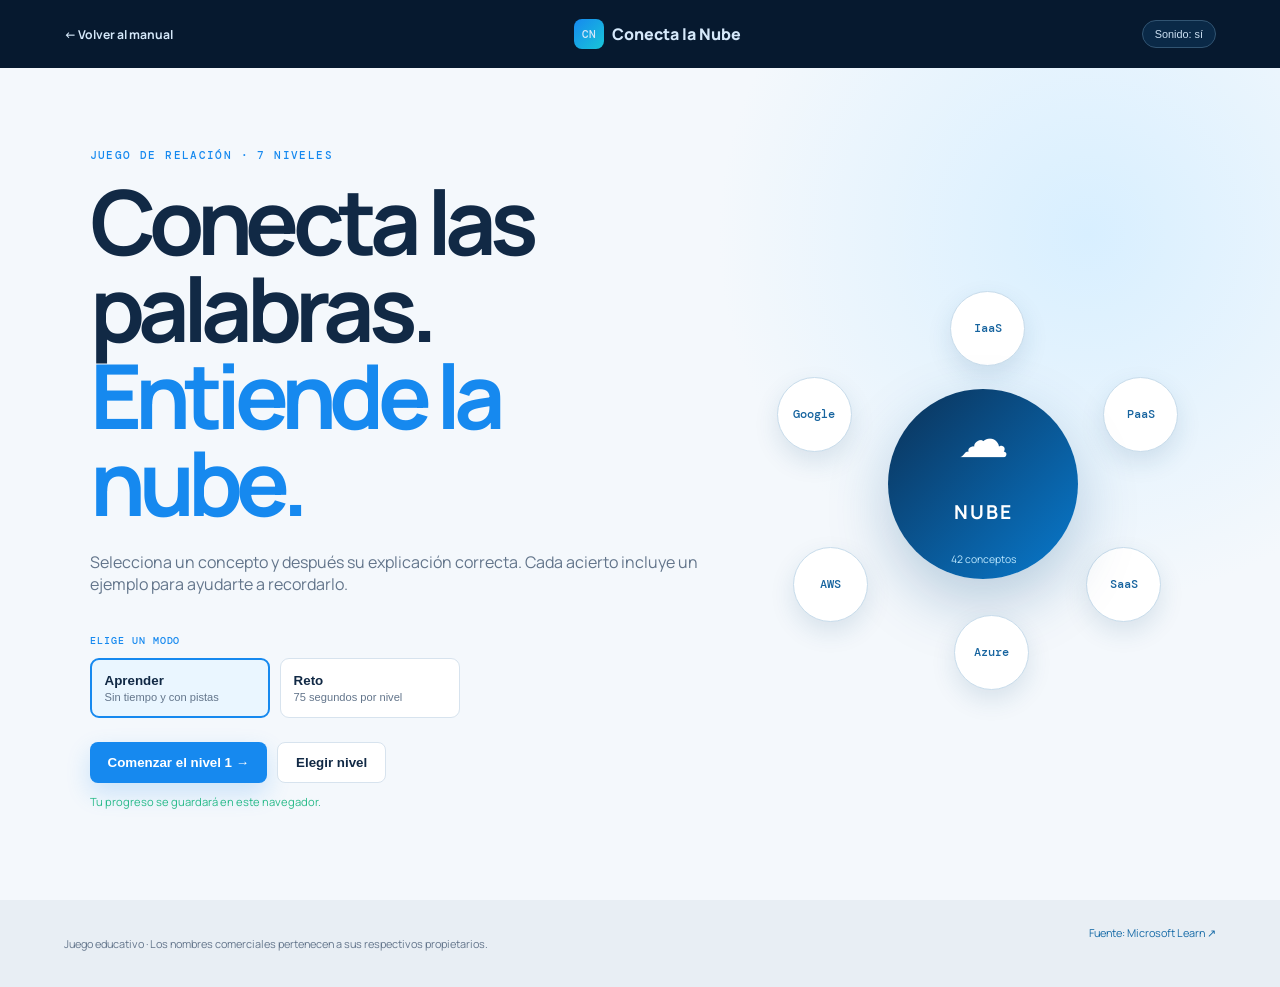
<file: juego.html>
<!doctype html>
<html lang="es">
<head>
  <meta charset="utf-8"><meta name="viewport" content="width=device-width,initial-scale=1"><meta name="description" content="Juego interactivo para relacionar conceptos de computación en la nube."><meta name="theme-color" content="#06192f">
  <title>Conecta la Nube · Juego de conceptos</title>
  <link rel="preconnect" href="https://fonts.googleapis.com"><link rel="preconnect" href="https://fonts.gstatic.com" crossorigin><link href="https://fonts.googleapis.com/css2?family=DM+Mono:wght@400;500&family=Manrope:wght@400;500;600;700;800&display=swap" rel="stylesheet"><link rel="stylesheet" href="game.css">
</head>
<body>
  <a class="skip" href="#game">Saltar al juego</a>
  <header class="game-nav"><a href="index.html" class="back">← Volver al manual</a><a class="game-brand" href="#"><span>CN</span> Conecta la Nube</a><button id="soundBtn" aria-pressed="true" title="Activar o desactivar sonidos">Sonido: sí</button></header>
  <main id="game">
    <section class="start-screen" id="startScreen">
      <div class="hero-copy"><div class="eyebrow">JUEGO DE RELACIÓN · 7 NIVELES</div><h1>Conecta las palabras.<br><em>Entiende la nube.</em></h1><p>Selecciona un concepto y después su explicación correcta. Cada acierto incluye un ejemplo para ayudarte a recordarlo.</p><div class="mode-box"><span>ELIGE UN MODO</span><div><button class="mode active" data-mode="learn"><b>Aprender</b><small>Sin tiempo y con pistas</small></button><button class="mode" data-mode="challenge"><b>Reto</b><small>75 segundos por nivel</small></button></div></div><div class="start-actions"><button class="primary" id="startBtn">Comenzar el nivel 1 →</button><button class="secondary" id="levelsBtn">Elegir nivel</button></div><p class="saved" id="savedMessage"></p></div>
      <aside class="cloud-map"><div class="orbit o1">IaaS</div><div class="orbit o2">PaaS</div><div class="orbit o3">SaaS</div><div class="cloud-core">☁<b>NUBE</b><small>42 conceptos</small></div><div class="orbit o4">Azure</div><div class="orbit o5">AWS</div><div class="orbit o6">Google</div></aside>
    </section>

    <section class="level-picker" id="levelPicker" hidden><div class="picker-head"><div><span>MAPA DE APRENDIZAJE</span><h2>Elige un nivel</h2><p>Puedes repetir cualquier nivel. Te recomendamos avanzar en orden.</p></div><button class="close-picker" id="closePicker">×</button></div><div class="level-grid" id="levelGrid"></div></section>

    <section class="play-screen" id="playScreen" hidden>
      <div class="play-top"><div><span id="levelCounter">NIVEL 1 DE 7</span><h2 id="levelTitle">Fundamentos</h2><p id="levelDescription"></p></div><div class="stats"><div><small>PUNTOS</small><b id="score">0</b></div><div><small>RACHA</small><b id="streak">0</b></div><div><small>INTENTOS</small><b id="attempts">0</b></div><div id="timerBox"><small>TIEMPO</small><b id="timer">∞</b></div></div></div>
      <div class="progress"><i id="levelProgress"></i></div>
      <div class="instruction"><b>¿Cómo jugar?</b> Primero selecciona una tarjeta azul de la izquierda. Después selecciona la explicación que le corresponde.</div>
      <div class="board"><section><h3>Conceptos</h3><div class="cards terms" id="terms"></div></section><section><h3>Explicaciones</h3><div class="cards definitions" id="definitions"></div></section></div>
      <div class="game-tools"><button id="hintBtn">💡 Usar una pista <small>−10 puntos</small></button><button id="resetLevelBtn">↻ Mezclar de nuevo</button><button id="exitBtn">Salir del nivel</button></div>
      <div class="feedback" id="feedback" role="status" aria-live="polite"><span>Selecciona un concepto para comenzar.</span></div>
    </section>

    <section class="level-complete" id="levelComplete" hidden><div class="result-icon">✓</div><span>NIVEL COMPLETADO</span><h2 id="completeTitle">¡Buen trabajo!</h2><p id="completeText"></p><div class="result-stats"><div><small>PUNTOS DEL NIVEL</small><b id="levelScore">0</b></div><div><small>ACIERTOS DIRECTOS</small><b id="accuracy">0%</b></div><div><small>MEJOR RACHA</small><b id="bestStreak">0</b></div></div><div class="learned" id="learned"></div><div class="result-actions"><button class="primary" id="nextBtn">Siguiente nivel →</button><button class="secondary" id="repeatBtn">Repetir nivel</button></div></section>

    <section class="final-screen" id="finalScreen" hidden><div class="trophy">🏆</div><span>MISIÓN COMPLETADA</span><h2>¡Ya puedes hablar el idioma de la nube!</h2><p>Terminaste los siete niveles. Ahora puedes reconocer conceptos, modelos, proveedores, servicios y prácticas básicas de seguridad.</p><div class="final-score"><small>PUNTUACIÓN TOTAL</small><b id="finalScore">0</b><span id="rank">Explorador de la nube</span></div><div class="mastery" id="mastery"></div><div class="review-box" id="reviewBox"><h3>Conceptos para repasar</h3><div id="reviewList"></div></div><div class="result-actions"><button class="primary" id="playAgainBtn">Jugar otra vez</button><a class="secondary link" href="index.html">Volver al manual</a></div></section>
  </main>
  <footer><p>Juego educativo · Los nombres comerciales pertenecen a sus respectivos propietarios.</p><div><a href="https://learn.microsoft.com/es-es/training/modules/describe-cloud-service-types/" target="_blank" rel="noopener">Fuente: Microsoft Learn ↗</a></div></footer>
  <script src="game.js"></script>
</body></html>
</file>
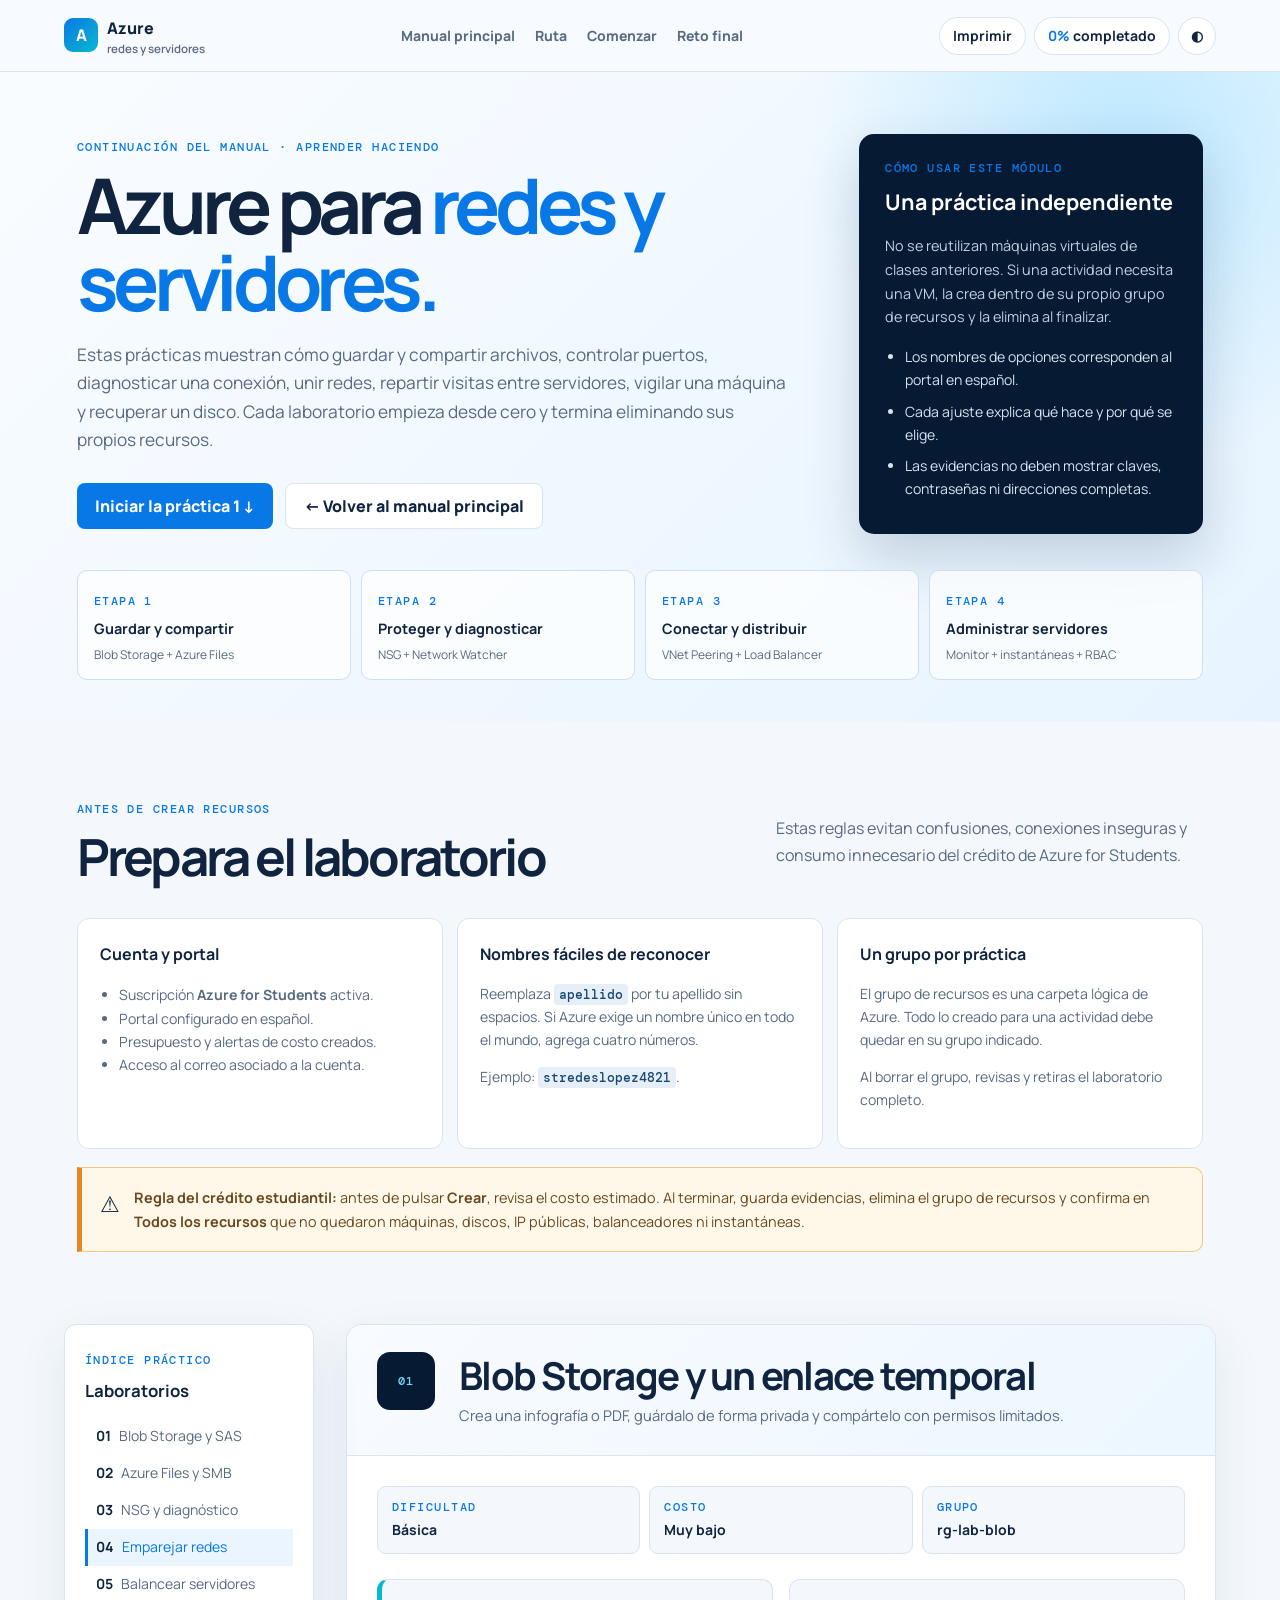
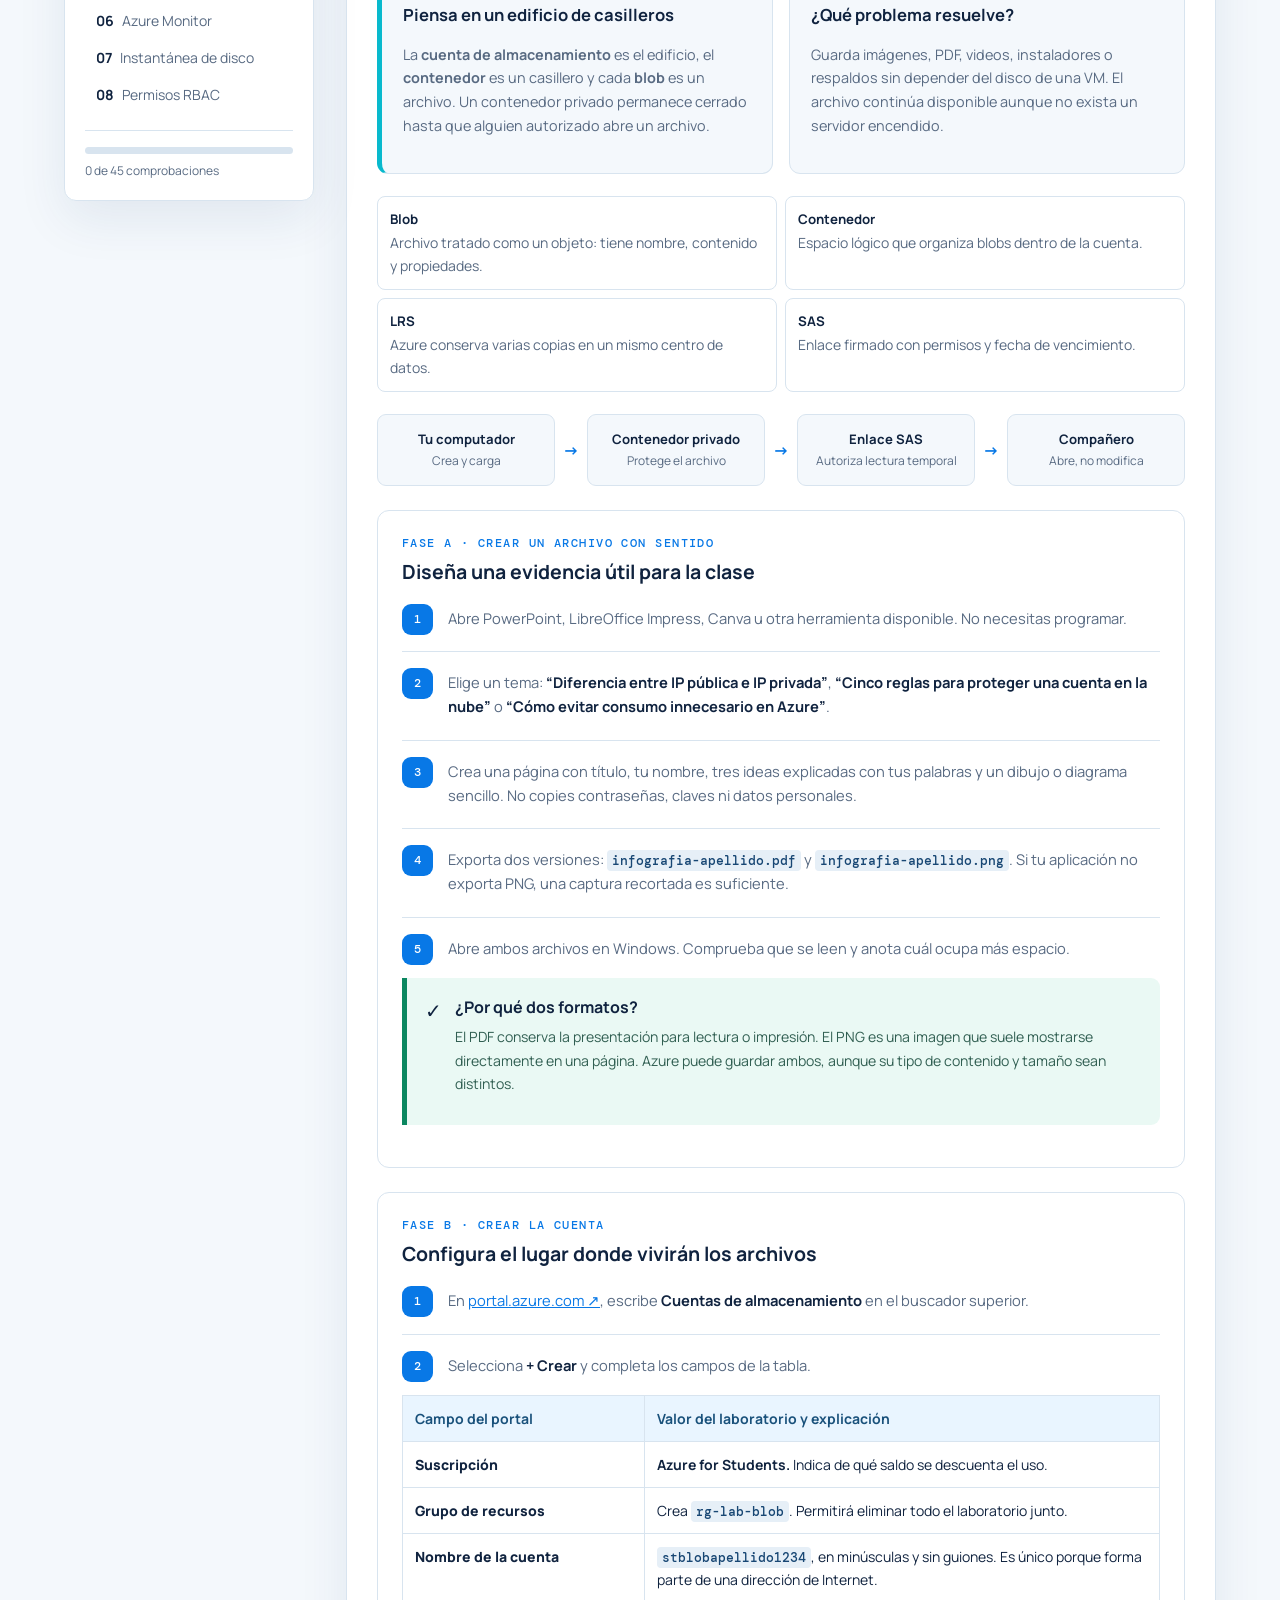
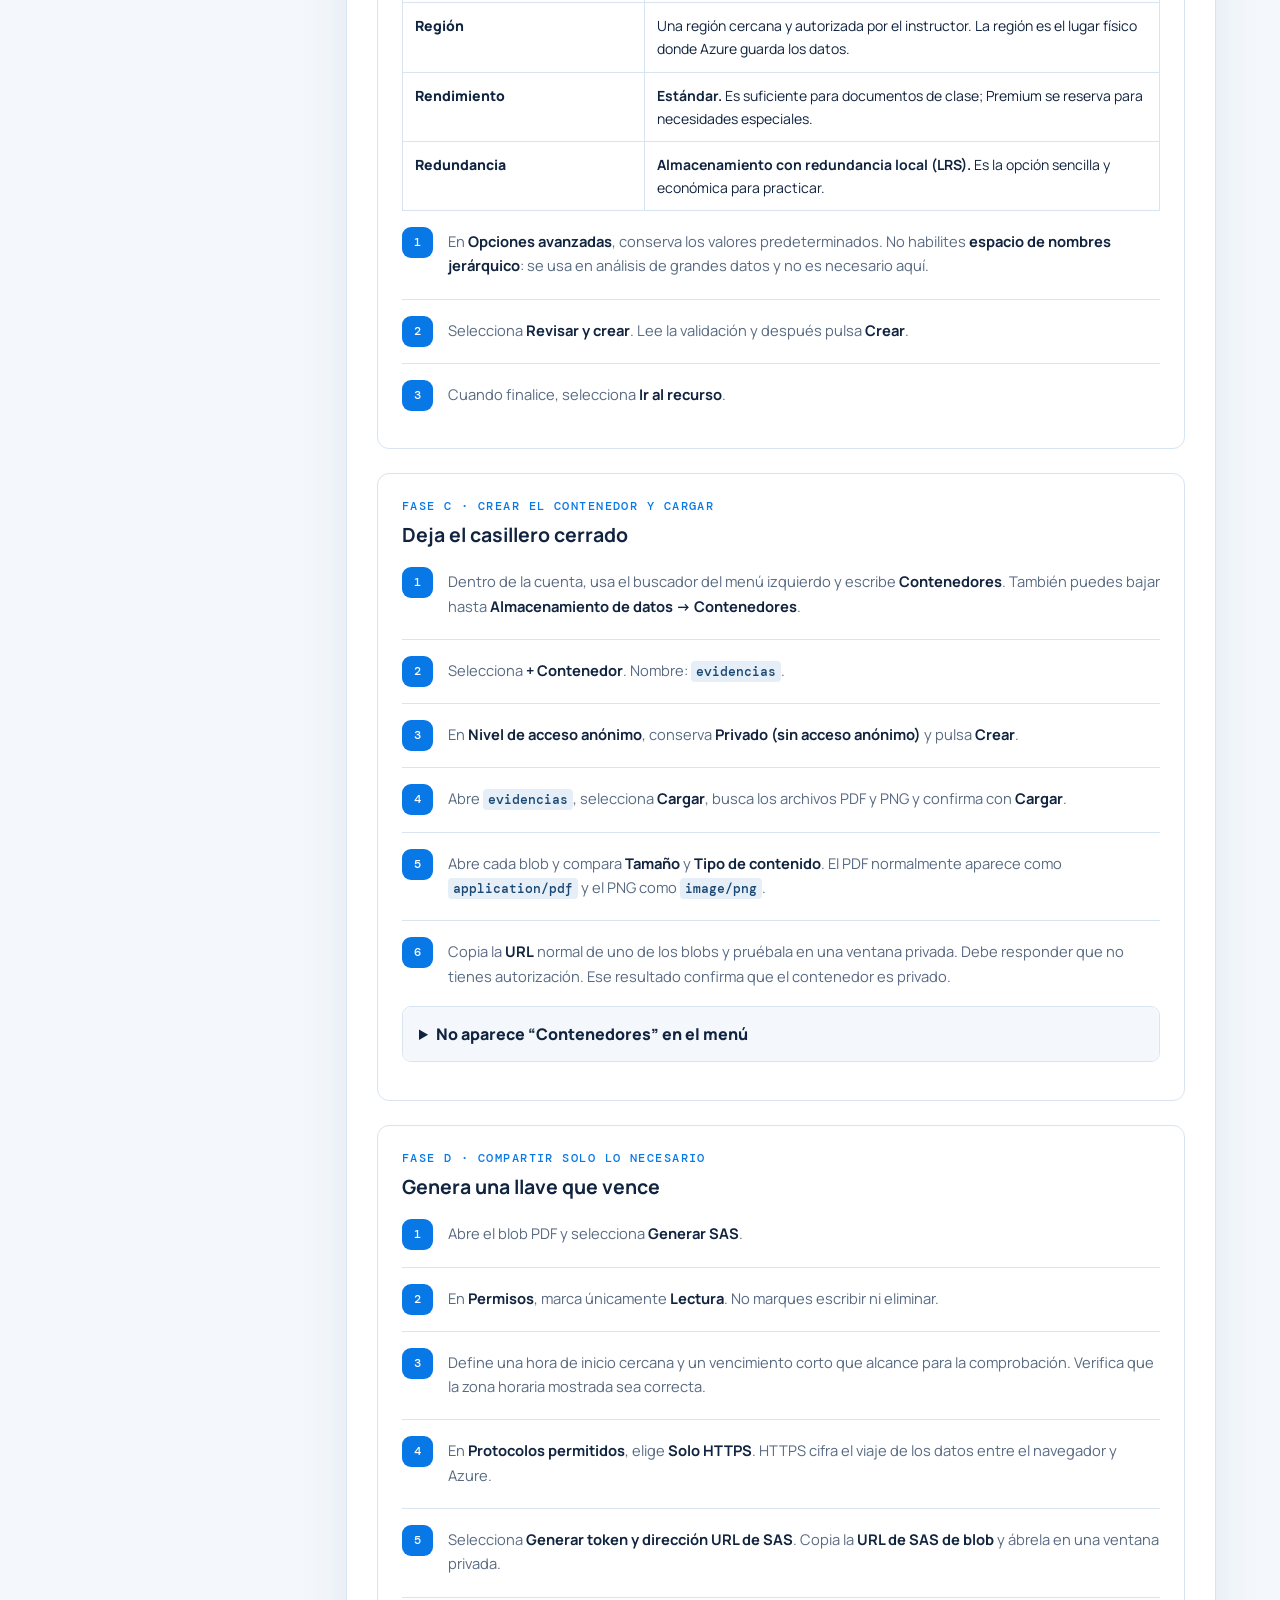
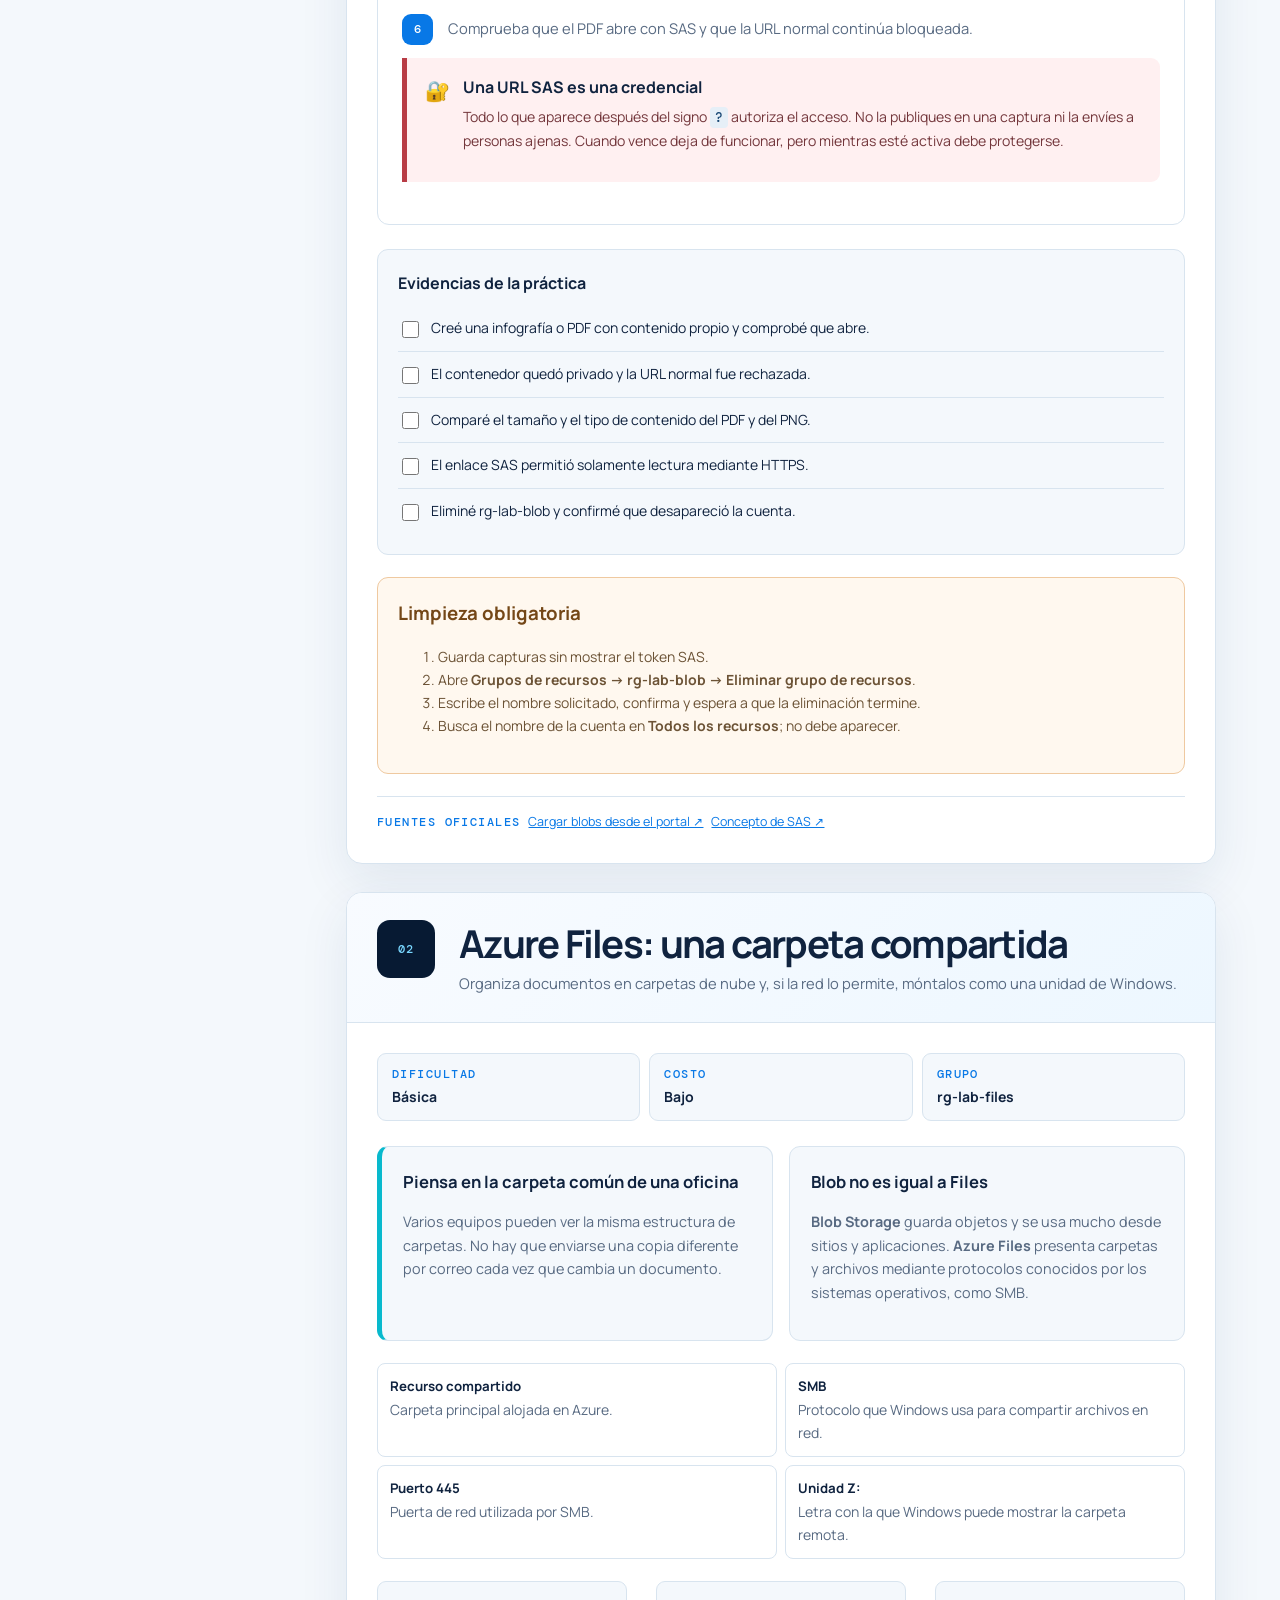
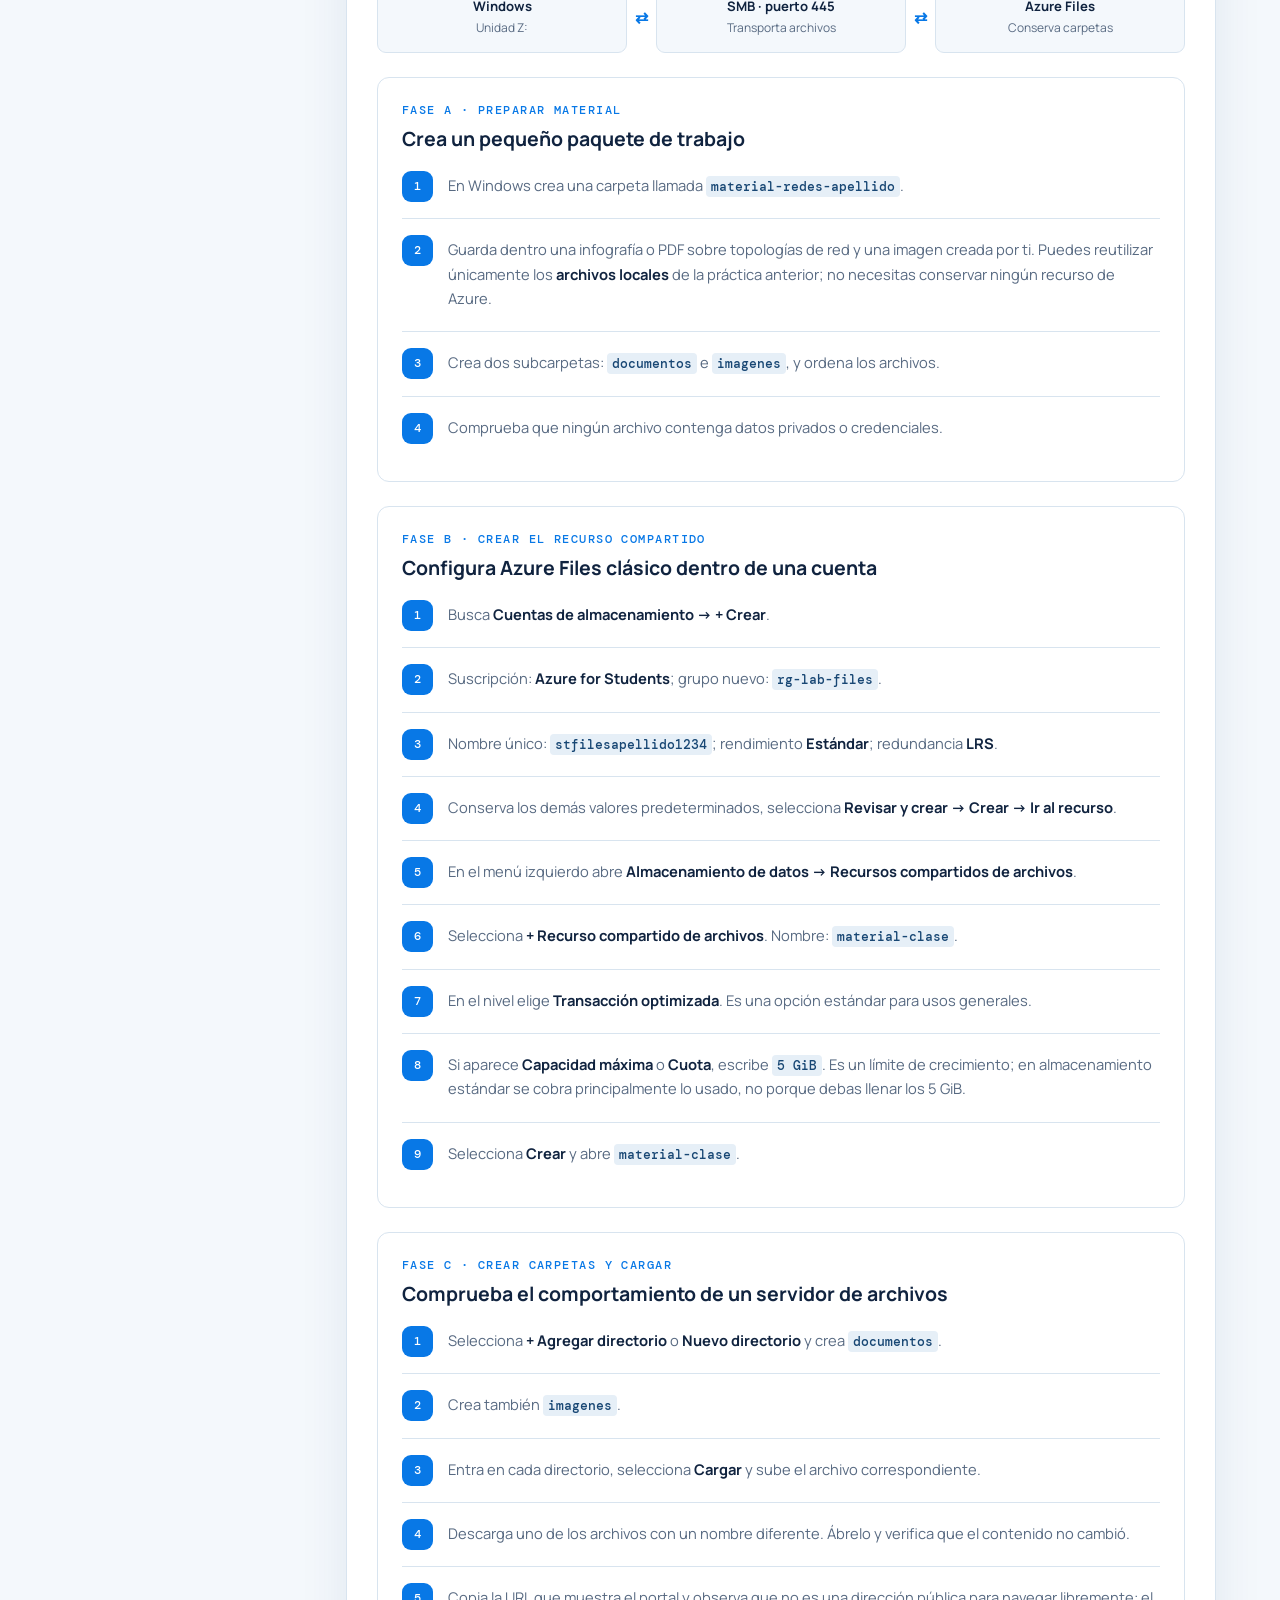
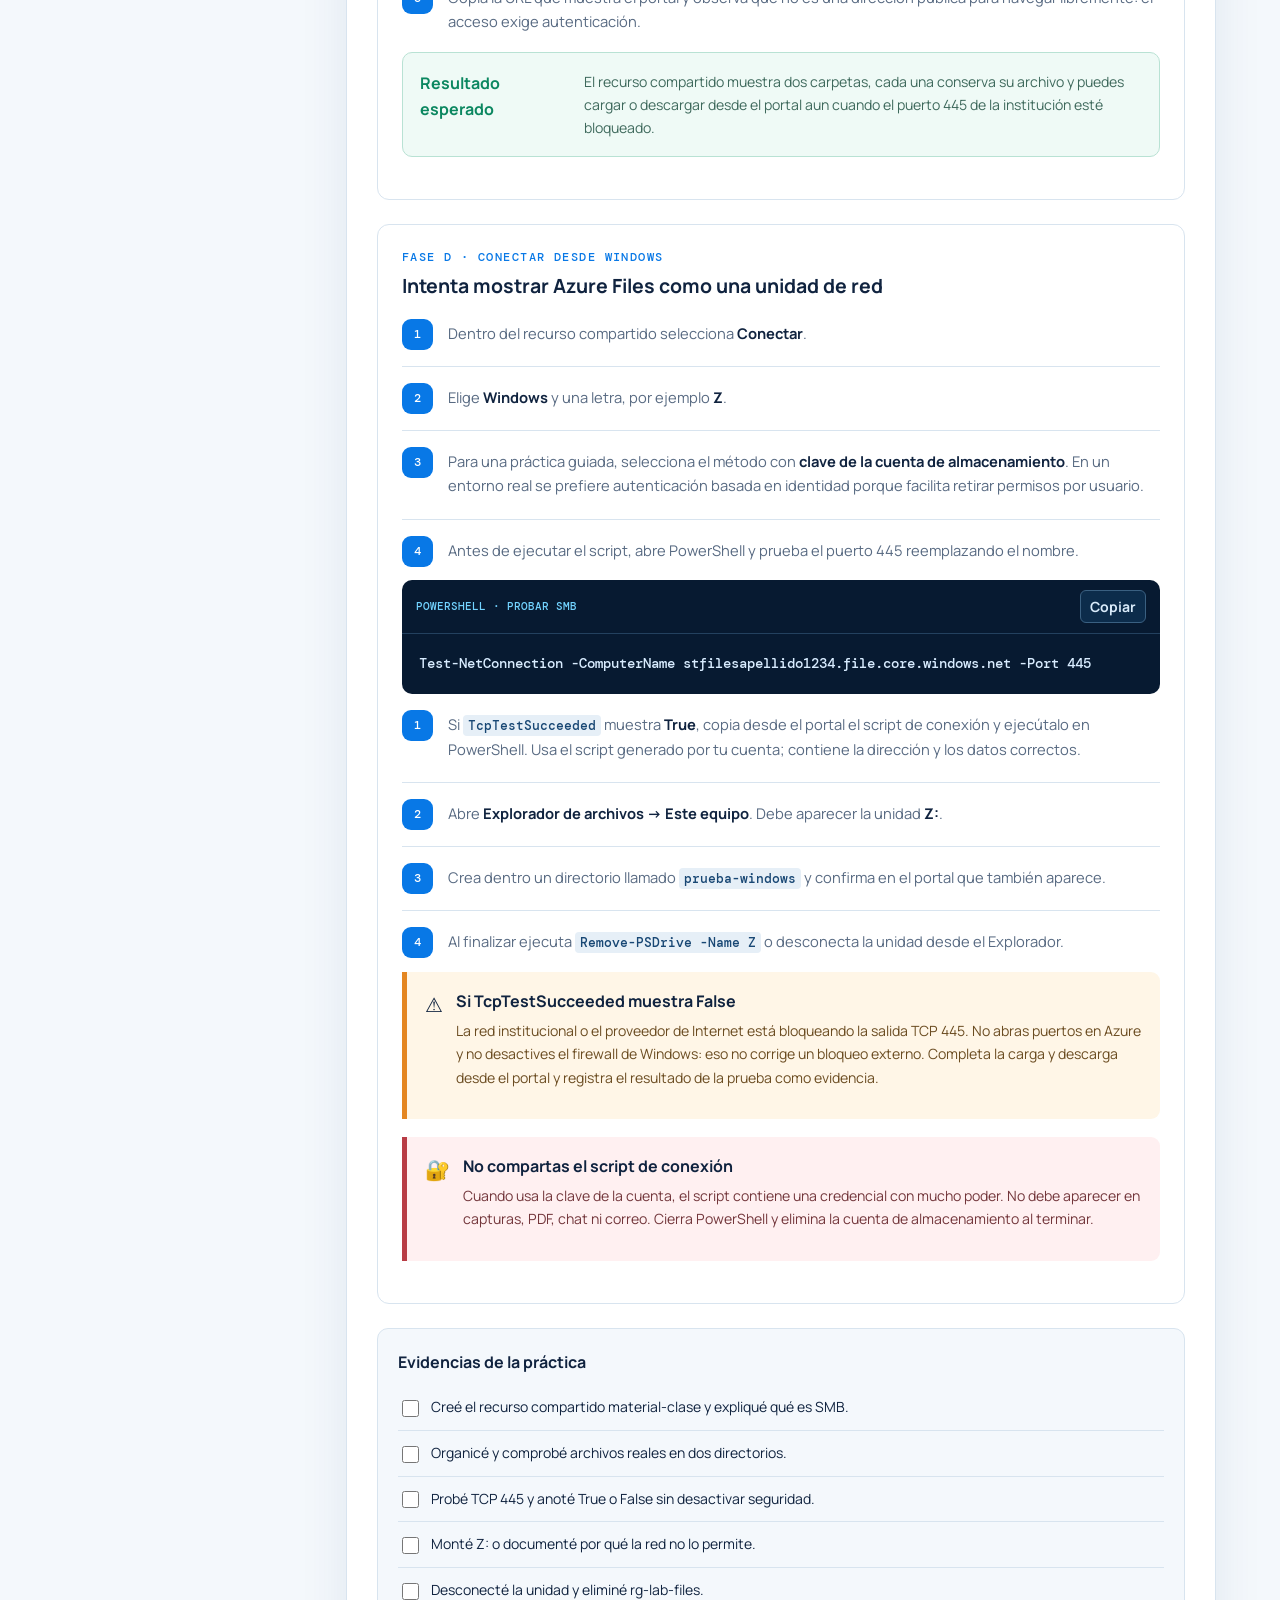
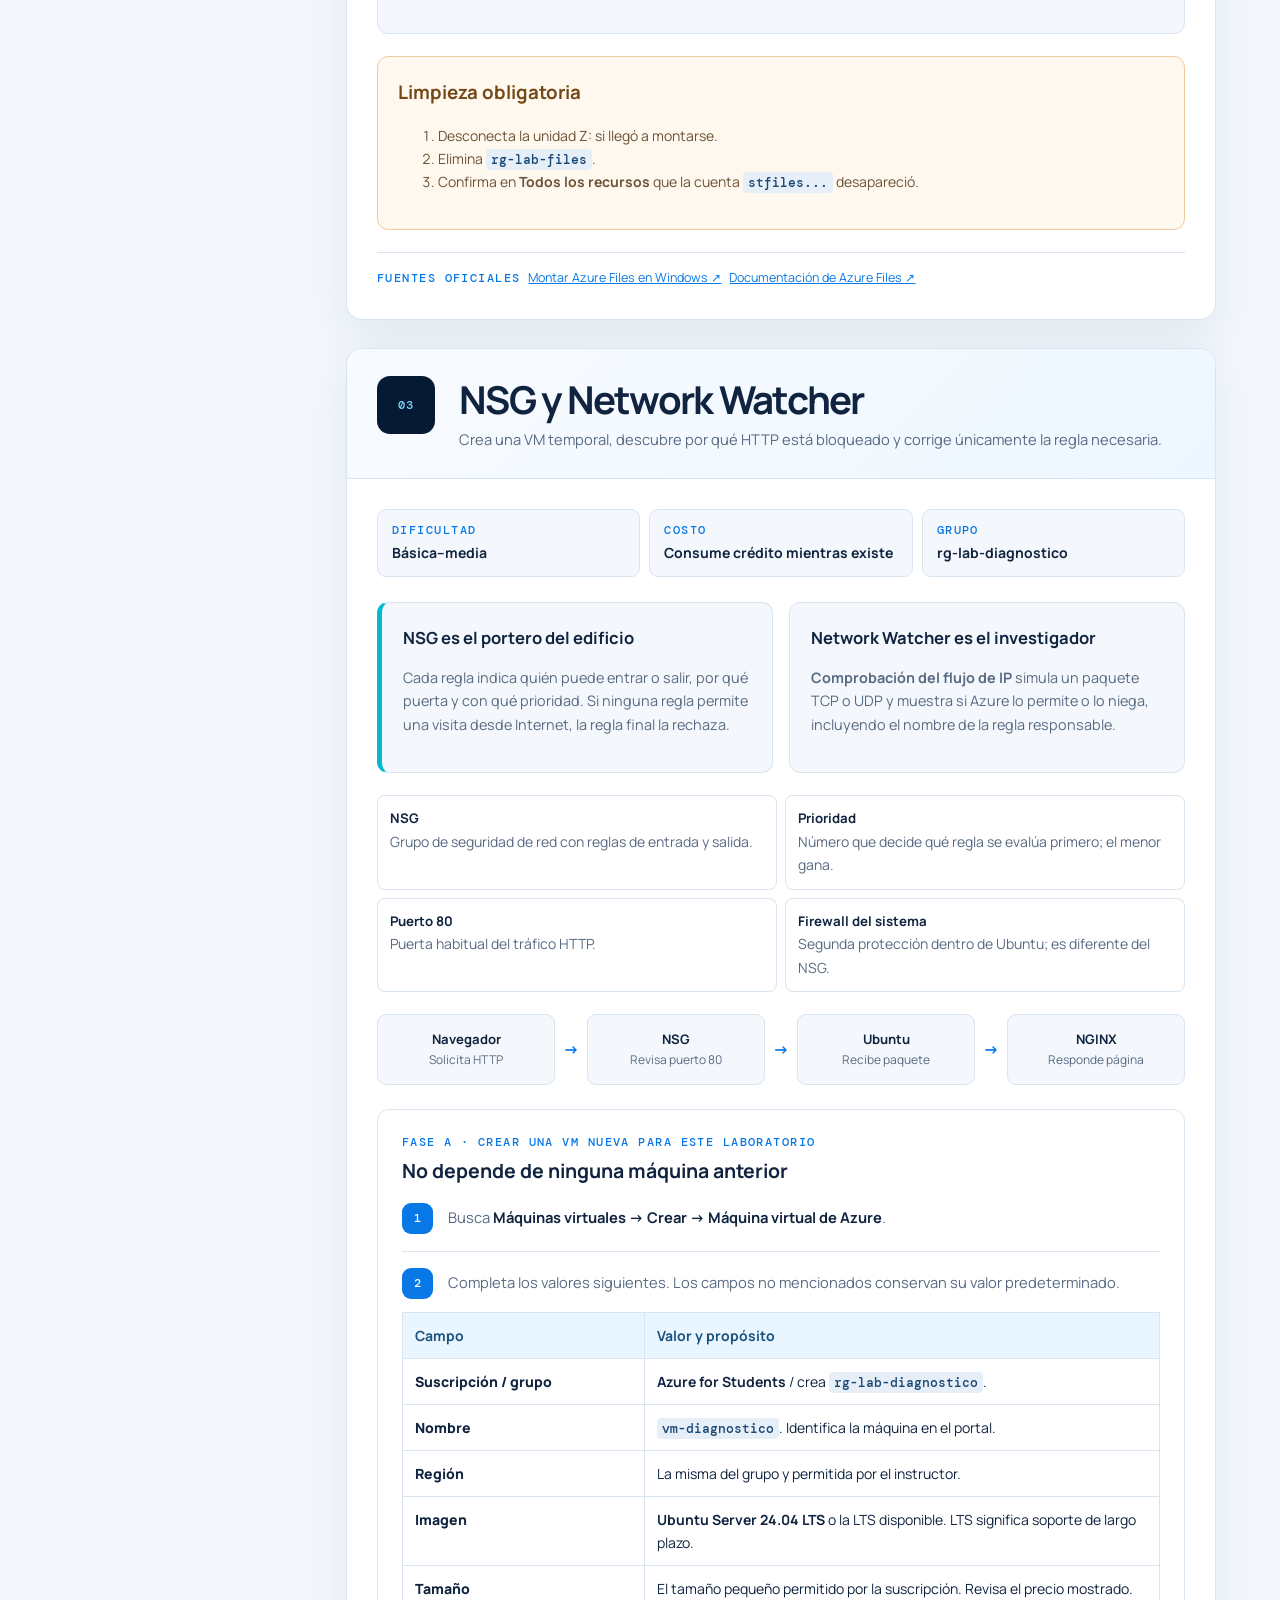
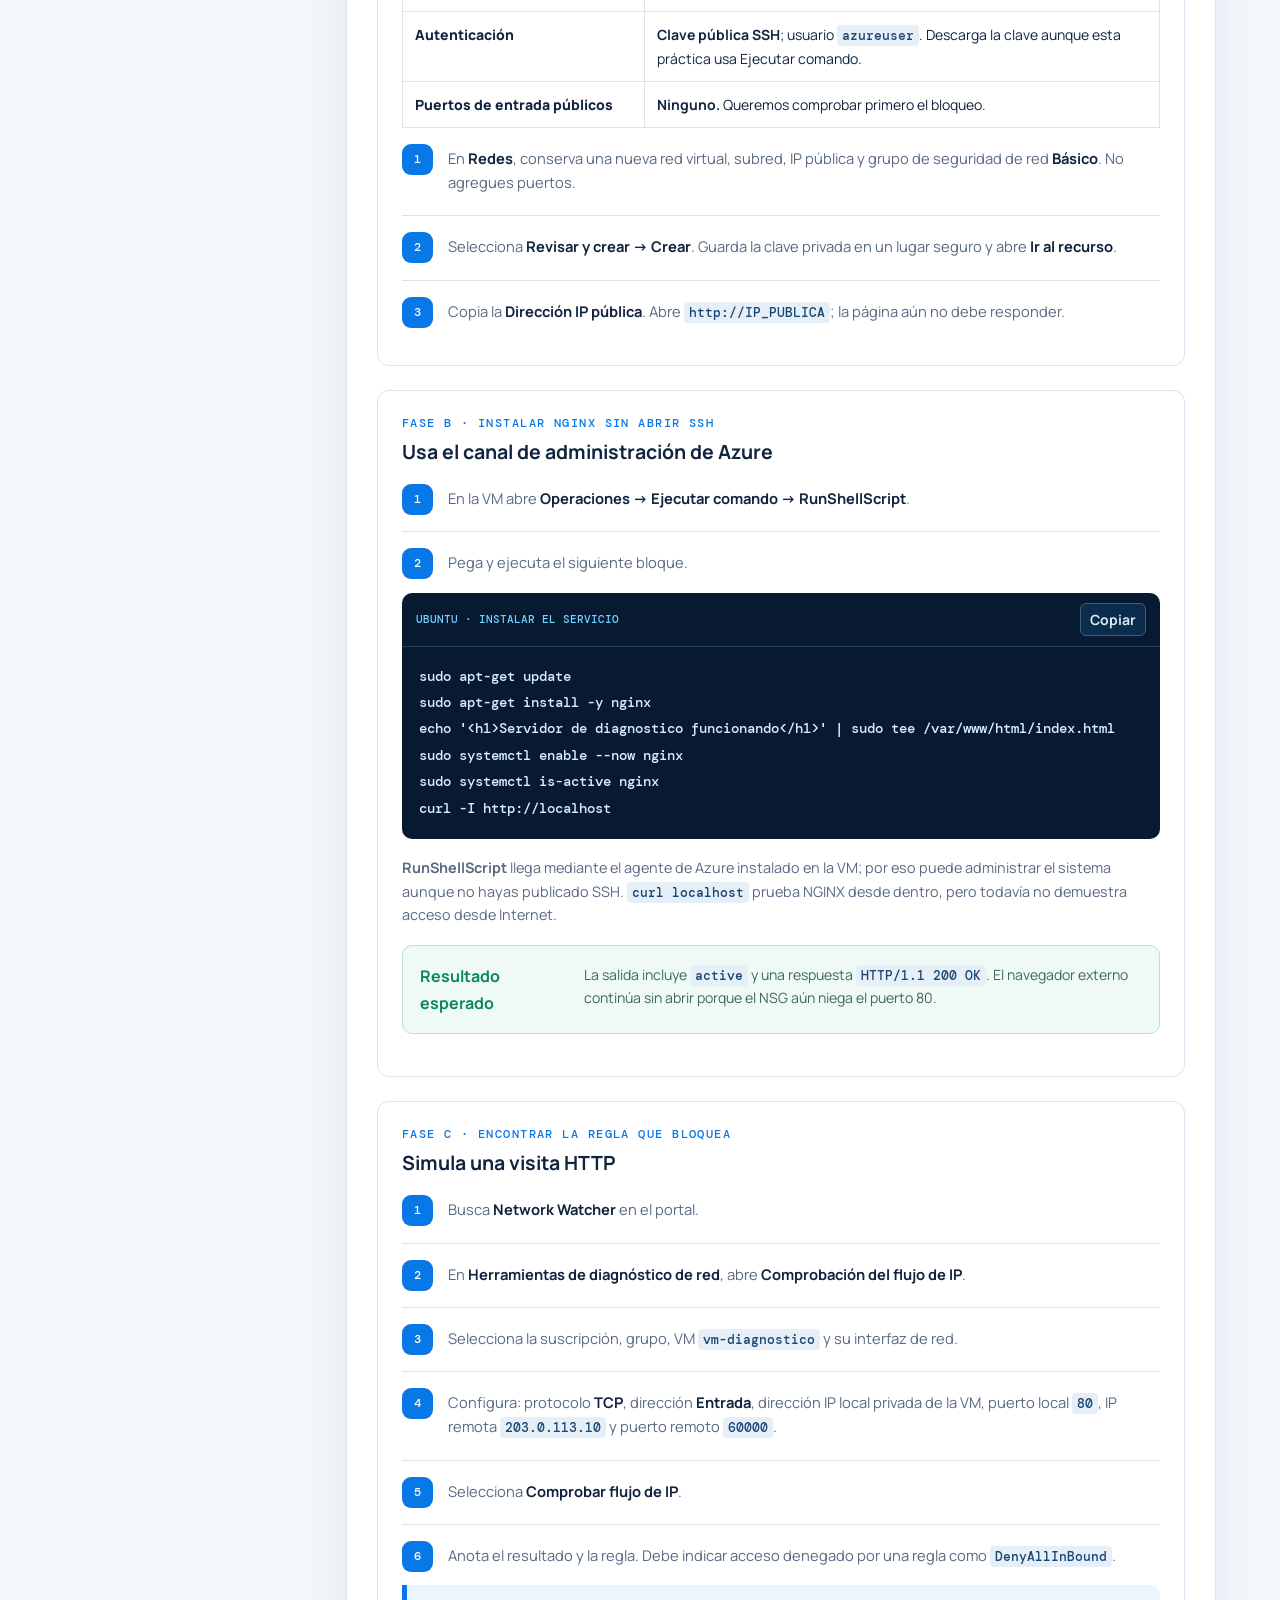
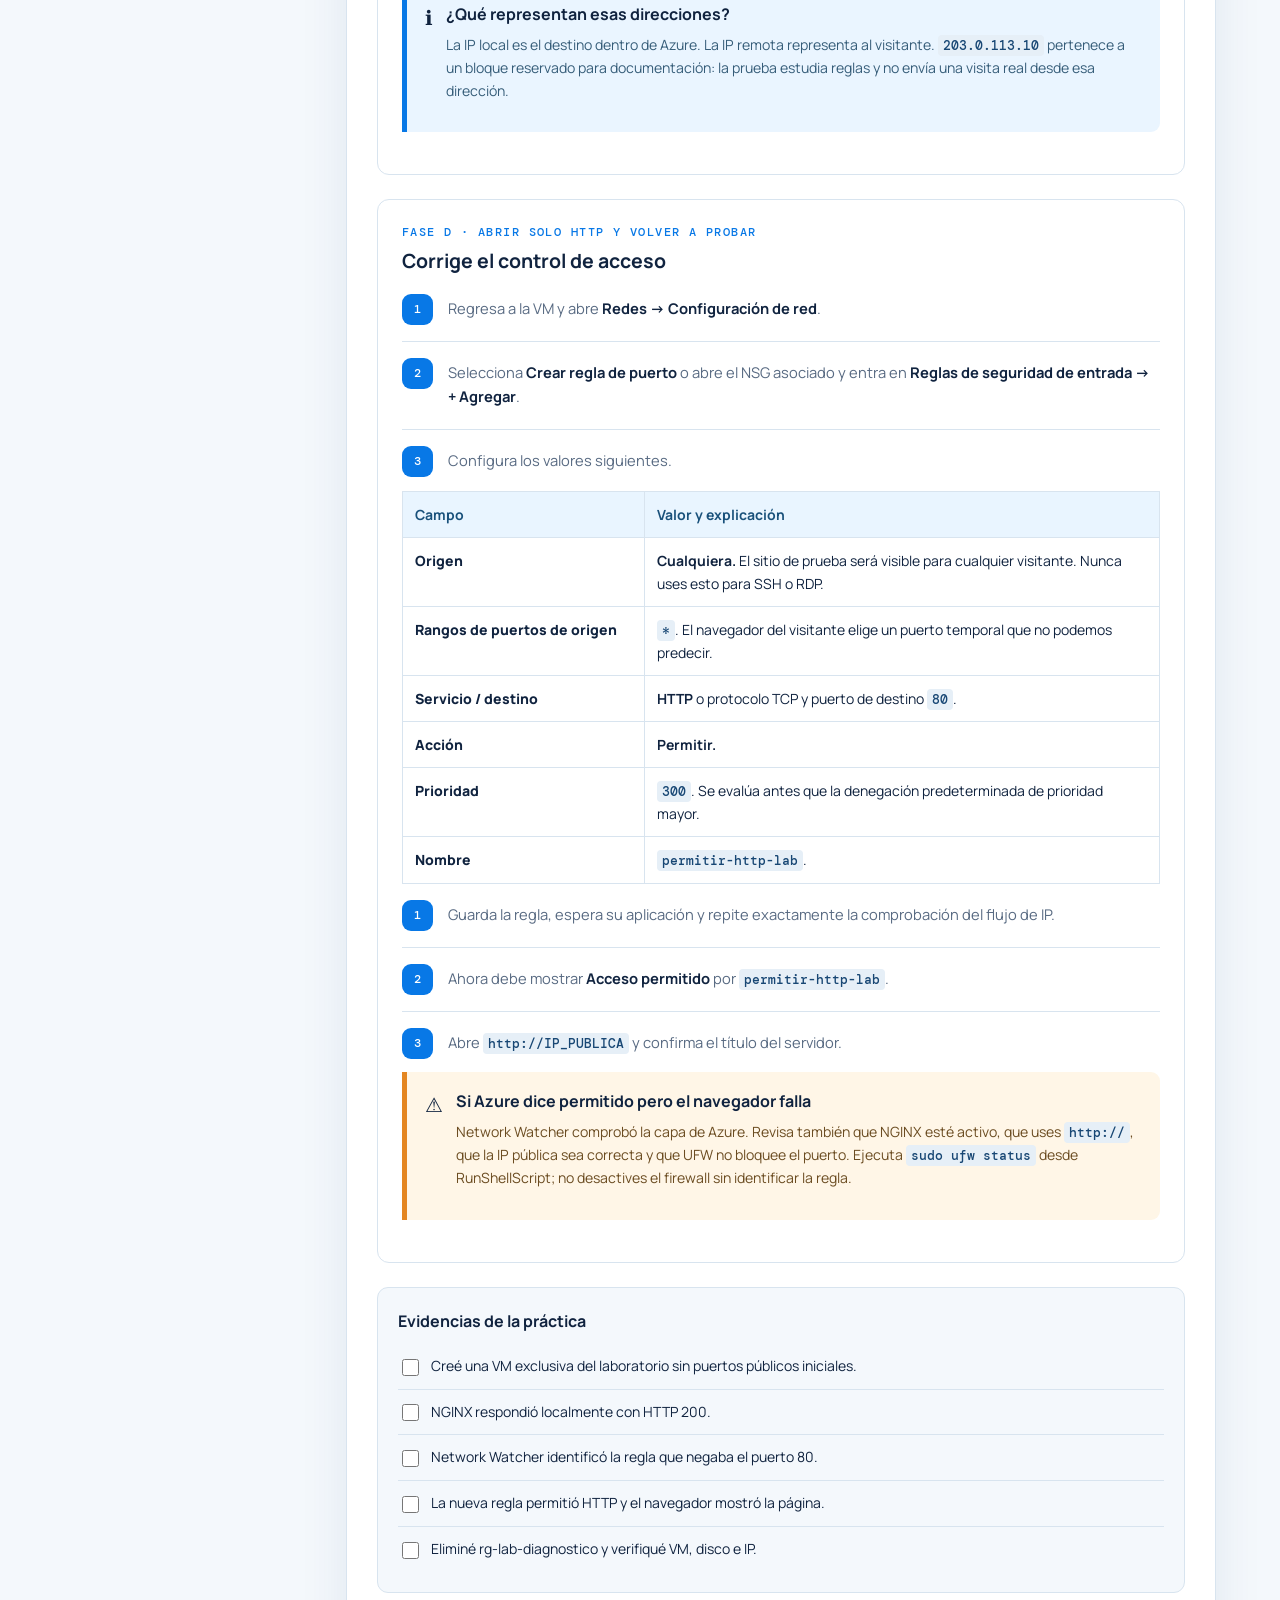
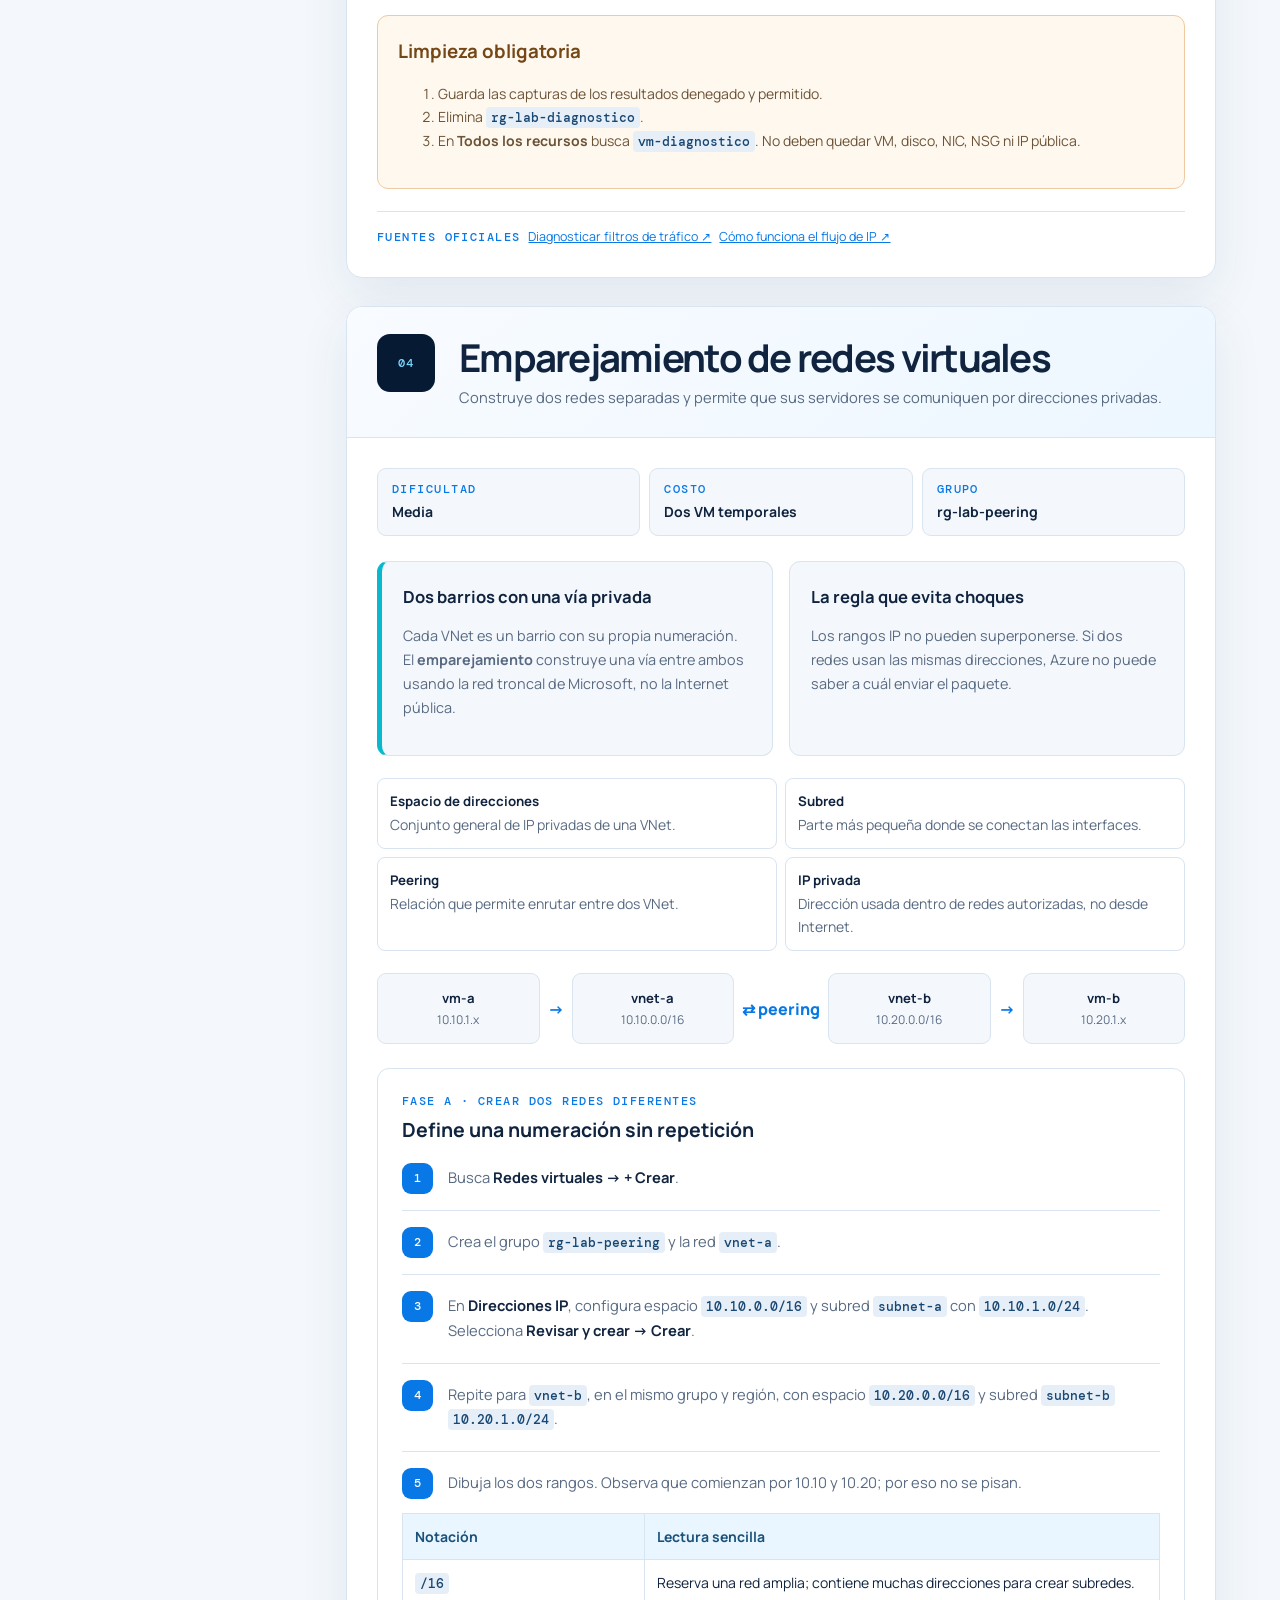
<file: practicas-servicios.html>
<!doctype html>
<html lang="es">
<head>
  <meta charset="utf-8">
  <meta name="viewport" content="width=device-width,initial-scale=1">
  <meta name="description" content="Ocho prácticas de Azure para estudiantes centradas en almacenamiento, redes, servidores, supervisión y permisos, explicadas paso a paso con el portal en español.">
  <meta name="theme-color" content="#071a33">
  <title>Prácticas de redes y servidores en Azure · Manual para estudiantes</title>
  <link rel="preconnect" href="https://fonts.googleapis.com">
  <link rel="preconnect" href="https://fonts.gstatic.com" crossorigin>
  <link href="https://fonts.googleapis.com/css2?family=DM+Mono:wght@400;500&family=Manrope:wght@400;500;600;700;800&display=swap" rel="stylesheet">
  <link rel="stylesheet" href="practicas-servicios.css">
  <link rel="stylesheet" href="practicas-servicios-overrides.css">
</head>
<body>
  <a class="skip" href="#contenido">Saltar al contenido</a>
  <header class="lab-nav">
    <a class="brand" href="index.html"><span class="brand-mark">A</span><span>Azure <small>redes y servidores</small></span></a>
    <nav aria-label="Navegación principal"><a href="index.html">Manual principal</a><a href="#ruta">Ruta</a><a href="#lab-storage">Comenzar</a><a href="#proyecto-final">Reto final</a></nav>
    <div class="nav-tools"><button id="printGuide">Imprimir</button><button class="progress-button" id="progressButton"><b id="progressValue">0%</b> <span>completado</span></button><button id="theme" aria-label="Cambiar tema">◐</button></div>
  </header>

  <main id="contenido">
    <section class="lab-hero">
      <div class="hero-grid">
        <div>
          <div class="eyebrow">CONTINUACIÓN DEL MANUAL · APRENDER HACIENDO</div>
          <h1>Azure para <em>redes y servidores.</em></h1>
          <p class="lead">Estas prácticas muestran cómo guardar y compartir archivos, controlar puertos, diagnosticar una conexión, unir redes, repartir visitas entre servidores, vigilar una máquina y recuperar un disco. Cada laboratorio empieza desde cero y termina eliminando sus propios recursos.</p>
          <div class="hero-actions"><a class="button" href="#lab-storage">Iniciar la práctica 1 ↓</a><a class="button secondary" href="index.html">← Volver al manual principal</a></div>
        </div>
        <aside class="hero-panel">
          <div class="eyebrow">CÓMO USAR ESTE MÓDULO</div>
          <h2>Una práctica independiente</h2>
          <p>No se reutilizan máquinas virtuales de clases anteriores. Si una actividad necesita una VM, la crea dentro de su propio grupo de recursos y la elimina al finalizar.</p>
          <ul><li>Los nombres de opciones corresponden al portal en español.</li>
<li>Cada ajuste explica qué hace y por qué se elige.</li>
<li>Las evidencias no deben mostrar claves, contraseñas ni direcciones completas.</li></ul>
        </aside>
      </div>
      <div class="route-strip" id="ruta">
        <div class="route-card"><span>ETAPA 1</span><b>Guardar y compartir</b><small>Blob Storage + Azure Files</small></div>
        <div class="route-card"><span>ETAPA 2</span><b>Proteger y diagnosticar</b><small>NSG + Network Watcher</small></div>
        <div class="route-card"><span>ETAPA 3</span><b>Conectar y distribuir</b><small>VNet Peering + Load Balancer</small></div>
        <div class="route-card"><span>ETAPA 4</span><b>Administrar servidores</b><small>Monitor + instantáneas + RBAC</small></div>
      </div>
    </section>

    <section class="preflight">
      <div class="section-title"><div><span class="section-label">ANTES DE CREAR RECURSOS</span><h2>Prepara el laboratorio</h2></div><p>Estas reglas evitan confusiones, conexiones inseguras y consumo innecesario del crédito de Azure for Students.</p></div>
      <div class="preflight-grid">
        <article class="preflight-card"><h3>Cuenta y portal</h3><ul><li>Suscripción <b>Azure for Students</b> activa.</li>
<li>Portal configurado en español.</li>
<li>Presupuesto y alertas de costo creados.</li>
<li>Acceso al correo asociado a la cuenta.</li></ul></article>
        <article class="preflight-card"><h3>Nombres fáciles de reconocer</h3><p>Reemplaza <code>apellido</code> por tu apellido sin espacios. Si Azure exige un nombre único en todo el mundo, agrega cuatro números.</p><p>Ejemplo: <code>stredeslopez4821</code>.</p></article>
        <article class="preflight-card"><h3>Un grupo por práctica</h3><p>El grupo de recursos es una carpeta lógica de Azure. Todo lo creado para una actividad debe quedar en su grupo indicado.</p><p>Al borrar el grupo, revisas y retiras el laboratorio completo.</p></article>
      </div>
      <div class="budget-banner"><span>⚠</span><p><b>Regla del crédito estudiantil:</b> antes de pulsar <b>Crear</b>, revisa el costo estimado. Al terminar, guarda evidencias, elimina el grupo de recursos y confirma en <b>Todos los recursos</b> que no quedaron máquinas, discos, IP públicas, balanceadores ni instantáneas.</p></div>
    </section>

    <div class="guide-shell">
      <aside class="side-index">
        <span>ÍNDICE PRÁCTICO</span>
        <h2>Laboratorios</h2>
        <a href="#lab-storage"><b>01</b> Blob Storage y SAS</a>
        <a href="#lab-files"><b>02</b> Azure Files y SMB</a>
        <a href="#lab-network"><b>03</b> NSG y diagnóstico</a>
        <a href="#lab-peering"><b>04</b> Emparejar redes</a>
        <a href="#lab-loadbalancer"><b>05</b> Balancear servidores</a>
        <a href="#lab-monitor"><b>06</b> Azure Monitor</a>
        <a href="#lab-snapshot"><b>07</b> Instantánea de disco</a>
        <a href="#lab-rbac"><b>08</b> Permisos RBAC</a>
        <div class="side-progress"><div><i id="sideProgressBar"></i></div><p id="sideProgressText">0 comprobaciones</p></div>
      </aside>

      <div class="guide-content">
        <section class="lab-section" id="lab-storage">
          <header class="lab-head"><div class="lab-number">01</div><div><h2>Blob Storage y un enlace temporal</h2><p>Crea una infografía o PDF, guárdalo de forma privada y compártelo con permisos limitados.</p></div></header>
          <div class="lab-body">
            <div class="meta-row"><div class="meta"><small>DIFICULTAD</small><b>Básica</b></div><div class="meta"><small>COSTO</small><b>Muy bajo</b></div><div class="meta"><small>GRUPO</small><b>rg-lab-blob</b></div></div>
            <div class="concept-grid">
              <article class="analogy-card"><h3>Piensa en un edificio de casilleros</h3><p>La <b>cuenta de almacenamiento</b> es el edificio, el <b>contenedor</b> es un casillero y cada <b>blob</b> es un archivo. Un contenedor privado permanece cerrado hasta que alguien autorizado abre un archivo.</p></article>
              <article class="concept-card"><h3>¿Qué problema resuelve?</h3><p>Guarda imágenes, PDF, videos, instaladores o respaldos sin depender del disco de una VM. El archivo continúa disponible aunque no exista un servidor encendido.</p></article>
            </div>
            <div class="term-list">
              <div class="term"><b>Blob</b><span>Archivo tratado como un objeto: tiene nombre, contenido y propiedades.</span></div>
              <div class="term"><b>Contenedor</b><span>Espacio lógico que organiza blobs dentro de la cuenta.</span></div>
              <div class="term"><b>LRS</b><span>Azure conserva varias copias en un mismo centro de datos.</span></div>
              <div class="term"><b>SAS</b><span>Enlace firmado con permisos y fecha de vencimiento.</span></div>
            </div>
            <div class="flow" aria-label="Flujo de acceso a un blob"><div><b>Tu computador</b><small>Crea y carga</small></div><i>→</i><div><b>Contenedor privado</b><small>Protege el archivo</small></div><i>→</i><div><b>Enlace SAS</b><small>Autoriza lectura temporal</small></div><i>→</i><div><b>Compañero</b><small>Abre, no modifica</small></div></div>

            <article class="phase"><span>FASE A · CREAR UN ARCHIVO CON SENTIDO</span><h3>Diseña una evidencia útil para la clase</h3>
              <ol class="steps">
                <li>Abre PowerPoint, LibreOffice Impress, Canva u otra herramienta disponible. No necesitas programar.</li>
                <li>Elige un tema: <b>“Diferencia entre IP pública e IP privada”</b>, <b>“Cinco reglas para proteger una cuenta en la nube”</b> o <b>“Cómo evitar consumo innecesario en Azure”</b>.</li>
                <li>Crea una página con título, tu nombre, tres ideas explicadas con tus palabras y un dibujo o diagrama sencillo. No copies contraseñas, claves ni datos personales.</li>
                <li>Exporta dos versiones: <code>infografia-apellido.pdf</code> y <code>infografia-apellido.png</code>. Si tu aplicación no exporta PNG, una captura recortada es suficiente.</li>
                <li>Abre ambos archivos en Windows. Comprueba que se leen y anota cuál ocupa más espacio.</li>
              </ol>
              <div class="callout success"><span>✓</span><div><h4>¿Por qué dos formatos?</h4><p>El PDF conserva la presentación para lectura o impresión. El PNG es una imagen que suele mostrarse directamente en una página. Azure puede guardar ambos, aunque su tipo de contenido y tamaño sean distintos.</p></div></div>
            </article>

            <article class="phase"><span>FASE B · CREAR LA CUENTA</span><h3>Configura el lugar donde vivirán los archivos</h3>
              <ol class="steps">
                <li>En <a href="https://portal.azure.com" target="_blank" rel="noopener">portal.azure.com ↗</a>, escribe <b>Cuentas de almacenamiento</b> en el buscador superior.</li>
                <li>Selecciona <b>+ Crear</b> y completa los campos de la tabla.</li>
              </ol>
              <table class="field-table"><thead><tr><th>Campo del portal</th><th>Valor del laboratorio y explicación</th></tr></thead><tbody>
                <tr><td>Suscripción</td><td><b>Azure for Students.</b> Indica de qué saldo se descuenta el uso.</td></tr>
                <tr><td>Grupo de recursos</td><td>Crea <code>rg-lab-blob</code>. Permitirá eliminar todo el laboratorio junto.</td></tr>
                <tr><td>Nombre de la cuenta</td><td><code>stblobapellido1234</code>, en minúsculas y sin guiones. Es único porque forma parte de una dirección de Internet.</td></tr>
                <tr><td>Región</td><td>Una región cercana y autorizada por el instructor. La región es el lugar físico donde Azure guarda los datos.</td></tr>
                <tr><td>Rendimiento</td><td><b>Estándar.</b> Es suficiente para documentos de clase; Premium se reserva para necesidades especiales.</td></tr>
                <tr><td>Redundancia</td><td><b>Almacenamiento con redundancia local (LRS).</b> Es la opción sencilla y económica para practicar.</td></tr>
              </tbody></table>
              <ol class="steps" start="3"><li>En <b>Opciones avanzadas</b>, conserva los valores predeterminados. No habilites <b>espacio de nombres jerárquico</b>: se usa en análisis de grandes datos y no es necesario aquí.</li>
<li>Selecciona <b>Revisar y crear</b>. Lee la validación y después pulsa <b>Crear</b>.</li>
<li>Cuando finalice, selecciona <b>Ir al recurso</b>.</li></ol>
            </article>

            <article class="phase"><span>FASE C · CREAR EL CONTENEDOR Y CARGAR</span><h3>Deja el casillero cerrado</h3>
              <ol class="steps">
                <li>Dentro de la cuenta, usa el buscador del menú izquierdo y escribe <b>Contenedores</b>. También puedes bajar hasta <b>Almacenamiento de datos → Contenedores</b>.</li>
                <li>Selecciona <b>+ Contenedor</b>. Nombre: <code>evidencias</code>.</li>
                <li>En <b>Nivel de acceso anónimo</b>, conserva <b>Privado (sin acceso anónimo)</b> y pulsa <b>Crear</b>.</li>
                <li>Abre <code>evidencias</code>, selecciona <b>Cargar</b>, busca los archivos PDF y PNG y confirma con <b>Cargar</b>.</li>
                <li>Abre cada blob y compara <b>Tamaño</b> y <b>Tipo de contenido</b>. El PDF normalmente aparece como <code>application/pdf</code> y el PNG como <code>image/png</code>.</li>
                <li>Copia la <b>URL</b> normal de uno de los blobs y pruébala en una ventana privada. Debe responder que no tienes autorización. Ese resultado confirma que el contenedor es privado.</li>
              </ol>
              <details class="trouble"><summary>No aparece “Contenedores” en el menú</summary><div><p>Confirma que abriste una <b>cuenta de almacenamiento</b>, no un disco, una máquina virtual o el grupo de recursos. En el menú del recurso escribe <b>contenedores</b> en <b>Buscar</b>. Otra ruta posible es <b>Explorador de almacenamiento → Contenedores de blobs</b>. Si la cuenta aún se está implementando, actualiza el portal.</p></div></details>
            </article>

            <article class="phase"><span>FASE D · COMPARTIR SOLO LO NECESARIO</span><h3>Genera una llave que vence</h3>
              <ol class="steps">
                <li>Abre el blob PDF y selecciona <b>Generar SAS</b>.</li>
                <li>En <b>Permisos</b>, marca únicamente <b>Lectura</b>. No marques escribir ni eliminar.</li>
                <li>Define una hora de inicio cercana y un vencimiento corto que alcance para la comprobación. Verifica que la zona horaria mostrada sea correcta.</li>
                <li>En <b>Protocolos permitidos</b>, elige <b>Solo HTTPS</b>. HTTPS cifra el viaje de los datos entre el navegador y Azure.</li>
                <li>Selecciona <b>Generar token y dirección URL de SAS</b>. Copia la <b>URL de SAS de blob</b> y ábrela en una ventana privada.</li>
                <li>Comprueba que el PDF abre con SAS y que la URL normal continúa bloqueada.</li>
              </ol>
              <div class="callout danger"><span>🔐</span><div><h4>Una URL SAS es una credencial</h4><p>Todo lo que aparece después del signo <code>?</code> autoriza el acceso. No la publiques en una captura ni la envíes a personas ajenas. Cuando vence deja de funcionar, pero mientras esté activa debe protegerse.</p></div></div>
            </article>

            <div class="evidence"><h3>Evidencias de la práctica</h3><label><input id="s1-file" type="checkbox" data-lab-check> Creé una infografía o PDF con contenido propio y comprobé que abre.</label><label><input id="s1-private" type="checkbox" data-lab-check> El contenedor quedó privado y la URL normal fue rechazada.</label><label><input id="s1-types" type="checkbox" data-lab-check> Comparé el tamaño y el tipo de contenido del PDF y del PNG.</label><label><input id="s1-sas" type="checkbox" data-lab-check> El enlace SAS permitió solamente lectura mediante HTTPS.</label><label><input id="s1-clean" type="checkbox" data-lab-check> Eliminé rg-lab-blob y confirmé que desapareció la cuenta.</label></div>
            <div class="cleanup"><h3>Limpieza obligatoria</h3><ol><li>Guarda capturas sin mostrar el token SAS.</li>
<li>Abre <b>Grupos de recursos → rg-lab-blob → Eliminar grupo de recursos</b>.</li>
<li>Escribe el nombre solicitado, confirma y espera a que la eliminación termine.</li>
<li>Busca el nombre de la cuenta en <b>Todos los recursos</b>; no debe aparecer.</li></ol></div>
            <p class="source-line"><span>FUENTES OFICIALES</span><a href="https://learn.microsoft.com/es-es/azure/storage/blobs/storage-quickstart-blobs-portal" target="_blank" rel="noopener">Cargar blobs desde el portal ↗</a><a href="https://learn.microsoft.com/es-es/azure/storage/common/storage-sas-overview" target="_blank" rel="noopener">Concepto de SAS ↗</a></p>
          </div>
        </section>

        <section class="lab-section" id="lab-files">
          <header class="lab-head"><div class="lab-number">02</div><div><h2>Azure Files: una carpeta compartida</h2><p>Organiza documentos en carpetas de nube y, si la red lo permite, móntalos como una unidad de Windows.</p></div></header>
          <div class="lab-body">
            <div class="meta-row"><div class="meta"><small>DIFICULTAD</small><b>Básica</b></div><div class="meta"><small>COSTO</small><b>Bajo</b></div><div class="meta"><small>GRUPO</small><b>rg-lab-files</b></div></div>
            <div class="concept-grid"><article class="analogy-card"><h3>Piensa en la carpeta común de una oficina</h3><p>Varios equipos pueden ver la misma estructura de carpetas. No hay que enviarse una copia diferente por correo cada vez que cambia un documento.</p></article><article class="concept-card"><h3>Blob no es igual a Files</h3><p><b>Blob Storage</b> guarda objetos y se usa mucho desde sitios y aplicaciones. <b>Azure Files</b> presenta carpetas y archivos mediante protocolos conocidos por los sistemas operativos, como SMB.</p></article></div>
            <div class="term-list"><div class="term"><b>Recurso compartido</b><span>Carpeta principal alojada en Azure.</span></div><div class="term"><b>SMB</b><span>Protocolo que Windows usa para compartir archivos en red.</span></div><div class="term"><b>Puerto 445</b><span>Puerta de red utilizada por SMB.</span></div><div class="term"><b>Unidad Z:</b><span>Letra con la que Windows puede mostrar la carpeta remota.</span></div></div>
            <div class="flow"><div><b>Windows</b><small>Unidad Z:</small></div><i>⇄</i><div><b>SMB · puerto 445</b><small>Transporta archivos</small></div><i>⇄</i><div><b>Azure Files</b><small>Conserva carpetas</small></div></div>

            <article class="phase"><span>FASE A · PREPARAR MATERIAL</span><h3>Crea un pequeño paquete de trabajo</h3><ol class="steps"><li>En Windows crea una carpeta llamada <code>material-redes-apellido</code>.</li>
<li>Guarda dentro una infografía o PDF sobre topologías de red y una imagen creada por ti. Puedes reutilizar únicamente los <b>archivos locales</b> de la práctica anterior; no necesitas conservar ningún recurso de Azure.</li>
<li>Crea dos subcarpetas: <code>documentos</code> e <code>imagenes</code>, y ordena los archivos.</li>
<li>Comprueba que ningún archivo contenga datos privados o credenciales.</li></ol></article>

            <article class="phase"><span>FASE B · CREAR EL RECURSO COMPARTIDO</span><h3>Configura Azure Files clásico dentro de una cuenta</h3><ol class="steps"><li>Busca <b>Cuentas de almacenamiento → + Crear</b>.</li>
<li>Suscripción: <b>Azure for Students</b>; grupo nuevo: <code>rg-lab-files</code>.</li>
<li>Nombre único: <code>stfilesapellido1234</code>; rendimiento <b>Estándar</b>; redundancia <b>LRS</b>.</li>
<li>Conserva los demás valores predeterminados, selecciona <b>Revisar y crear → Crear → Ir al recurso</b>.</li>
<li>En el menú izquierdo abre <b>Almacenamiento de datos → Recursos compartidos de archivos</b>.</li>
<li>Selecciona <b>+ Recurso compartido de archivos</b>. Nombre: <code>material-clase</code>.</li>
<li>En el nivel elige <b>Transacción optimizada</b>. Es una opción estándar para usos generales.</li>
<li>Si aparece <b>Capacidad máxima</b> o <b>Cuota</b>, escribe <code>5 GiB</code>. Es un límite de crecimiento; en almacenamiento estándar se cobra principalmente lo usado, no porque debas llenar los 5 GiB.</li>
<li>Selecciona <b>Crear</b> y abre <code>material-clase</code>.</li></ol></article>

            <article class="phase"><span>FASE C · CREAR CARPETAS Y CARGAR</span><h3>Comprueba el comportamiento de un servidor de archivos</h3><ol class="steps"><li>Selecciona <b>+ Agregar directorio</b> o <b>Nuevo directorio</b> y crea <code>documentos</code>.</li>
<li>Crea también <code>imagenes</code>.</li>
<li>Entra en cada directorio, selecciona <b>Cargar</b> y sube el archivo correspondiente.</li>
<li>Descarga uno de los archivos con un nombre diferente. Ábrelo y verifica que el contenido no cambió.</li>
<li>Copia la URL que muestra el portal y observa que no es una dirección pública para navegar libremente: el acceso exige autenticación.</li></ol>
              <div class="expected"><b>Resultado esperado</b><p>El recurso compartido muestra dos carpetas, cada una conserva su archivo y puedes cargar o descargar desde el portal aun cuando el puerto 445 de la institución esté bloqueado.</p></div>
            </article>

            <article class="phase"><span>FASE D · CONECTAR DESDE WINDOWS</span><h3>Intenta mostrar Azure Files como una unidad de red</h3><ol class="steps"><li>Dentro del recurso compartido selecciona <b>Conectar</b>.</li>
<li>Elige <b>Windows</b> y una letra, por ejemplo <b>Z</b>.</li>
<li>Para una práctica guiada, selecciona el método con <b>clave de la cuenta de almacenamiento</b>. En un entorno real se prefiere autenticación basada en identidad porque facilita retirar permisos por usuario.</li>
<li>Antes de ejecutar el script, abre PowerShell y prueba el puerto 445 reemplazando el nombre.</li></ol>
              <div class="code-box"><header>POWERSHELL · PROBAR SMB <button class="copy-button">Copiar</button></header><pre><code>Test-NetConnection -ComputerName stfilesapellido1234.file.core.windows.net -Port 445</code></pre></div>
              <ol class="steps" start="5"><li>Si <code>TcpTestSucceeded</code> muestra <b>True</b>, copia desde el portal el script de conexión y ejecútalo en PowerShell. Usa el script generado por tu cuenta; contiene la dirección y los datos correctos.</li>
<li>Abre <b>Explorador de archivos → Este equipo</b>. Debe aparecer la unidad <b>Z:</b>.</li>
<li>Crea dentro un directorio llamado <code>prueba-windows</code> y confirma en el portal que también aparece.</li>
<li>Al finalizar ejecuta <code>Remove-PSDrive -Name Z</code> o desconecta la unidad desde el Explorador.</li></ol>
              <div class="callout warning"><span>⚠</span><div><h4>Si TcpTestSucceeded muestra False</h4><p>La red institucional o el proveedor de Internet está bloqueando la salida TCP 445. No abras puertos en Azure y no desactives el firewall de Windows: eso no corrige un bloqueo externo. Completa la carga y descarga desde el portal y registra el resultado de la prueba como evidencia.</p></div></div>
              <div class="callout danger"><span>🔐</span><div><h4>No compartas el script de conexión</h4><p>Cuando usa la clave de la cuenta, el script contiene una credencial con mucho poder. No debe aparecer en capturas, PDF, chat ni correo. Cierra PowerShell y elimina la cuenta de almacenamiento al terminar.</p></div></div>
            </article>

            <div class="evidence"><h3>Evidencias de la práctica</h3><label><input id="s2-share" type="checkbox" data-lab-check> Creé el recurso compartido material-clase y expliqué qué es SMB.</label><label><input id="s2-folders" type="checkbox" data-lab-check> Organicé y comprobé archivos reales en dos directorios.</label><label><input id="s2-port" type="checkbox" data-lab-check> Probé TCP 445 y anoté True o False sin desactivar seguridad.</label><label><input id="s2-drive" type="checkbox" data-lab-check> Monté Z: o documenté por qué la red no lo permite.</label><label><input id="s2-clean" type="checkbox" data-lab-check> Desconecté la unidad y eliminé rg-lab-files.</label></div>
            <div class="cleanup"><h3>Limpieza obligatoria</h3><ol><li>Desconecta la unidad Z: si llegó a montarse.</li>
<li>Elimina <code>rg-lab-files</code>.</li>
<li>Confirma en <b>Todos los recursos</b> que la cuenta <code>stfiles...</code> desapareció.</li></ol></div>
            <p class="source-line"><span>FUENTES OFICIALES</span><a href="https://learn.microsoft.com/es-es/azure/storage/files/storage-how-to-use-files-windows" target="_blank" rel="noopener">Montar Azure Files en Windows ↗</a><a href="https://learn.microsoft.com/es-es/azure/storage/files/" target="_blank" rel="noopener">Documentación de Azure Files ↗</a></p>
          </div>
        </section>

        <section class="lab-section" id="lab-network">
          <header class="lab-head"><div class="lab-number">03</div><div><h2>NSG y Network Watcher</h2><p>Crea una VM temporal, descubre por qué HTTP está bloqueado y corrige únicamente la regla necesaria.</p></div></header>
          <div class="lab-body">
            <div class="meta-row"><div class="meta"><small>DIFICULTAD</small><b>Básica–media</b></div><div class="meta"><small>COSTO</small><b>Consume crédito mientras existe</b></div><div class="meta"><small>GRUPO</small><b>rg-lab-diagnostico</b></div></div>
            <div class="concept-grid"><article class="analogy-card"><h3>NSG es el portero del edificio</h3><p>Cada regla indica quién puede entrar o salir, por qué puerta y con qué prioridad. Si ninguna regla permite una visita desde Internet, la regla final la rechaza.</p></article><article class="concept-card"><h3>Network Watcher es el investigador</h3><p><b>Comprobación del flujo de IP</b> simula un paquete TCP o UDP y muestra si Azure lo permite o lo niega, incluyendo el nombre de la regla responsable.</p></article></div>
            <div class="term-list"><div class="term"><b>NSG</b><span>Grupo de seguridad de red con reglas de entrada y salida.</span></div><div class="term"><b>Prioridad</b><span>Número que decide qué regla se evalúa primero; el menor gana.</span></div><div class="term"><b>Puerto 80</b><span>Puerta habitual del tráfico HTTP.</span></div><div class="term"><b>Firewall del sistema</b><span>Segunda protección dentro de Ubuntu; es diferente del NSG.</span></div></div>
            <div class="flow"><div><b>Navegador</b><small>Solicita HTTP</small></div><i>→</i><div><b>NSG</b><small>Revisa puerto 80</small></div><i>→</i><div><b>Ubuntu</b><small>Recibe paquete</small></div><i>→</i><div><b>NGINX</b><small>Responde página</small></div></div>

            <article class="phase"><span>FASE A · CREAR UNA VM NUEVA PARA ESTE LABORATORIO</span><h3>No depende de ninguna máquina anterior</h3><ol class="steps"><li>Busca <b>Máquinas virtuales → Crear → Máquina virtual de Azure</b>.</li>
<li>Completa los valores siguientes. Los campos no mencionados conservan su valor predeterminado.</li></ol>
              <table class="field-table"><thead><tr><th>Campo</th><th>Valor y propósito</th></tr></thead><tbody><tr><td>Suscripción / grupo</td><td><b>Azure for Students</b> / crea <code>rg-lab-diagnostico</code>.</td></tr><tr><td>Nombre</td><td><code>vm-diagnostico</code>. Identifica la máquina en el portal.</td></tr><tr><td>Región</td><td>La misma del grupo y permitida por el instructor.</td></tr><tr><td>Imagen</td><td><b>Ubuntu Server 24.04 LTS</b> o la LTS disponible. LTS significa soporte de largo plazo.</td></tr><tr><td>Tamaño</td><td>El tamaño pequeño permitido por la suscripción. Revisa el precio mostrado.</td></tr><tr><td>Autenticación</td><td><b>Clave pública SSH</b>; usuario <code>azureuser</code>. Descarga la clave aunque esta práctica usa Ejecutar comando.</td></tr><tr><td>Puertos de entrada públicos</td><td><b>Ninguno.</b> Queremos comprobar primero el bloqueo.</td></tr></tbody></table>
              <ol class="steps" start="3"><li>En <b>Redes</b>, conserva una nueva red virtual, subred, IP pública y grupo de seguridad de red <b>Básico</b>. No agregues puertos.</li>
<li>Selecciona <b>Revisar y crear → Crear</b>. Guarda la clave privada en un lugar seguro y abre <b>Ir al recurso</b>.</li>
<li>Copia la <b>Dirección IP pública</b>. Abre <code>http://IP_PUBLICA</code>; la página aún no debe responder.</li></ol>
            </article>

            <article class="phase"><span>FASE B · INSTALAR NGINX SIN ABRIR SSH</span><h3>Usa el canal de administración de Azure</h3><ol class="steps"><li>En la VM abre <b>Operaciones → Ejecutar comando → RunShellScript</b>.</li>
<li>Pega y ejecuta el siguiente bloque.</li></ol>
              <div class="code-box"><header>UBUNTU · INSTALAR EL SERVICIO <button class="copy-button">Copiar</button></header><pre><code>sudo apt-get update
sudo apt-get install -y nginx
echo '&lt;h1&gt;Servidor de diagnostico funcionando&lt;/h1&gt;' | sudo tee /var/www/html/index.html
sudo systemctl enable --now nginx
sudo systemctl is-active nginx
curl -I http://localhost</code></pre></div>
              <p><b>RunShellScript</b> llega mediante el agente de Azure instalado en la VM; por eso puede administrar el sistema aunque no hayas publicado SSH. <code>curl localhost</code> prueba NGINX desde dentro, pero todavía no demuestra acceso desde Internet.</p>
              <div class="expected"><b>Resultado esperado</b><p>La salida incluye <code>active</code> y una respuesta <code>HTTP/1.1 200 OK</code>. El navegador externo continúa sin abrir porque el NSG aún niega el puerto 80.</p></div>
            </article>

            <article class="phase"><span>FASE C · ENCONTRAR LA REGLA QUE BLOQUEA</span><h3>Simula una visita HTTP</h3><ol class="steps"><li>Busca <b>Network Watcher</b> en el portal.</li>
<li>En <b>Herramientas de diagnóstico de red</b>, abre <b>Comprobación del flujo de IP</b>.</li>
<li>Selecciona la suscripción, grupo, VM <code>vm-diagnostico</code> y su interfaz de red.</li>
<li>Configura: protocolo <b>TCP</b>, dirección <b>Entrada</b>, dirección IP local privada de la VM, puerto local <code>80</code>, IP remota <code>203.0.113.10</code> y puerto remoto <code>60000</code>.</li>
<li>Selecciona <b>Comprobar flujo de IP</b>.</li>
<li>Anota el resultado y la regla. Debe indicar acceso denegado por una regla como <code>DenyAllInBound</code>.</li></ol>
              <div class="callout"><span>ℹ</span><div><h4>¿Qué representan esas direcciones?</h4><p>La IP local es el destino dentro de Azure. La IP remota representa al visitante. <code>203.0.113.10</code> pertenece a un bloque reservado para documentación: la prueba estudia reglas y no envía una visita real desde esa dirección.</p></div></div>
            </article>

            <article class="phase"><span>FASE D · ABRIR SOLO HTTP Y VOLVER A PROBAR</span><h3>Corrige el control de acceso</h3><ol class="steps"><li>Regresa a la VM y abre <b>Redes → Configuración de red</b>.</li>
<li>Selecciona <b>Crear regla de puerto</b> o abre el NSG asociado y entra en <b>Reglas de seguridad de entrada → + Agregar</b>.</li>
<li>Configura los valores siguientes.</li></ol>
              <table class="field-table"><thead><tr><th>Campo</th><th>Valor y explicación</th></tr></thead><tbody><tr><td>Origen</td><td><b>Cualquiera.</b> El sitio de prueba será visible para cualquier visitante. Nunca uses esto para SSH o RDP.</td></tr><tr><td>Rangos de puertos de origen</td><td><code>*</code>. El navegador del visitante elige un puerto temporal que no podemos predecir.</td></tr><tr><td>Servicio / destino</td><td><b>HTTP</b> o protocolo TCP y puerto de destino <code>80</code>.</td></tr><tr><td>Acción</td><td><b>Permitir.</b></td></tr><tr><td>Prioridad</td><td><code>300</code>. Se evalúa antes que la denegación predeterminada de prioridad mayor.</td></tr><tr><td>Nombre</td><td><code>permitir-http-lab</code>.</td></tr></tbody></table>
              <ol class="steps" start="4"><li>Guarda la regla, espera su aplicación y repite exactamente la comprobación del flujo de IP.</li>
<li>Ahora debe mostrar <b>Acceso permitido</b> por <code>permitir-http-lab</code>.</li>
<li>Abre <code>http://IP_PUBLICA</code> y confirma el título del servidor.</li></ol>
              <div class="callout warning"><span>⚠</span><div><h4>Si Azure dice permitido pero el navegador falla</h4><p>Network Watcher comprobó la capa de Azure. Revisa también que NGINX esté activo, que uses <code>http://</code>, que la IP pública sea correcta y que UFW no bloquee el puerto. Ejecuta <code>sudo ufw status</code> desde RunShellScript; no desactives el firewall sin identificar la regla.</p></div></div>
            </article>

            <div class="evidence"><h3>Evidencias de la práctica</h3><label><input id="s3-vm" type="checkbox" data-lab-check> Creé una VM exclusiva del laboratorio sin puertos públicos iniciales.</label><label><input id="s3-local" type="checkbox" data-lab-check> NGINX respondió localmente con HTTP 200.</label><label><input id="s3-deny" type="checkbox" data-lab-check> Network Watcher identificó la regla que negaba el puerto 80.</label><label><input id="s3-allow" type="checkbox" data-lab-check> La nueva regla permitió HTTP y el navegador mostró la página.</label><label><input id="s3-clean" type="checkbox" data-lab-check> Eliminé rg-lab-diagnostico y verifiqué VM, disco e IP.</label></div>
            <div class="cleanup"><h3>Limpieza obligatoria</h3><ol><li>Guarda las capturas de los resultados denegado y permitido.</li>
<li>Elimina <code>rg-lab-diagnostico</code>.</li>
<li>En <b>Todos los recursos</b> busca <code>vm-diagnostico</code>. No deben quedar VM, disco, NIC, NSG ni IP pública.</li></ol></div>
            <p class="source-line"><span>FUENTES OFICIALES</span><a href="https://learn.microsoft.com/es-es/azure/network-watcher/diagnose-vm-network-traffic-filtering-problem" target="_blank" rel="noopener">Diagnosticar filtros de tráfico ↗</a><a href="https://learn.microsoft.com/es-es/azure/network-watcher/ip-flow-verify-overview" target="_blank" rel="noopener">Cómo funciona el flujo de IP ↗</a></p>
          </div>
        </section>

        <section class="lab-section" id="lab-peering">
          <header class="lab-head"><div class="lab-number">04</div><div><h2>Emparejamiento de redes virtuales</h2><p>Construye dos redes separadas y permite que sus servidores se comuniquen por direcciones privadas.</p></div></header>
          <div class="lab-body">
            <div class="meta-row"><div class="meta"><small>DIFICULTAD</small><b>Media</b></div><div class="meta"><small>COSTO</small><b>Dos VM temporales</b></div><div class="meta"><small>GRUPO</small><b>rg-lab-peering</b></div></div>
            <div class="concept-grid"><article class="analogy-card"><h3>Dos barrios con una vía privada</h3><p>Cada VNet es un barrio con su propia numeración. El <b>emparejamiento</b> construye una vía entre ambos usando la red troncal de Microsoft, no la Internet pública.</p></article><article class="concept-card"><h3>La regla que evita choques</h3><p>Los rangos IP no pueden superponerse. Si dos redes usan las mismas direcciones, Azure no puede saber a cuál enviar el paquete.</p></article></div>
            <div class="term-list"><div class="term"><b>Espacio de direcciones</b><span>Conjunto general de IP privadas de una VNet.</span></div><div class="term"><b>Subred</b><span>Parte más pequeña donde se conectan las interfaces.</span></div><div class="term"><b>Peering</b><span>Relación que permite enrutar entre dos VNet.</span></div><div class="term"><b>IP privada</b><span>Dirección usada dentro de redes autorizadas, no desde Internet.</span></div></div>
            <div class="flow"><div><b>vm-a</b><small>10.10.1.x</small></div><i>→</i><div><b>vnet-a</b><small>10.10.0.0/16</small></div><i>⇄ peering</i><div><b>vnet-b</b><small>10.20.0.0/16</small></div><i>→</i><div><b>vm-b</b><small>10.20.1.x</small></div></div>

            <article class="phase"><span>FASE A · CREAR DOS REDES DIFERENTES</span><h3>Define una numeración sin repetición</h3><ol class="steps"><li>Busca <b>Redes virtuales → + Crear</b>.</li>
<li>Crea el grupo <code>rg-lab-peering</code> y la red <code>vnet-a</code>.</li>
<li>En <b>Direcciones IP</b>, configura espacio <code>10.10.0.0/16</code> y subred <code>subnet-a</code> con <code>10.10.1.0/24</code>. Selecciona <b>Revisar y crear → Crear</b>.</li>
<li>Repite para <code>vnet-b</code>, en el mismo grupo y región, con espacio <code>10.20.0.0/16</code> y subred <code>subnet-b</code> <code>10.20.1.0/24</code>.</li>
<li>Dibuja los dos rangos. Observa que comienzan por 10.10 y 10.20; por eso no se pisan.</li></ol>
              <table class="field-table"><thead><tr><th>Notación</th><th>Lectura sencilla</th></tr></thead><tbody><tr><td><code>/16</code></td><td>Reserva una red amplia; contiene muchas direcciones para crear subredes.</td></tr><tr><td><code>/24</code></td><td>Subred de 256 direcciones totales; Azure reserva algunas para su funcionamiento.</td></tr><tr><td>No superposición</td><td>Ninguna IP de 10.10.0.0/16 pertenece a 10.20.0.0/16.</td></tr></tbody></table>
            </article>

            <article class="phase"><span>FASE B · CREAR UNA VM NUEVA EN CADA RED</span><h3>Usa IP pública solo para preparar y luego retírala</h3><ol class="steps"><li>Crea <code>vm-a</code> con Ubuntu Server LTS, tamaño pequeño y grupo <code>rg-lab-peering</code>.</li>
<li>En <b>Redes</b>, selecciona <code>vnet-a</code> y <code>subnet-a</code>. Crea una IP pública estándar llamada <code>pip-temporal-a</code>, pero deja los puertos públicos en <b>Ninguno</b>.</li>
<li>Crea <code>vm-b</code> de la misma forma, conectada a <code>vnet-b</code> y <code>subnet-b</code>, con la IP <code>pip-temporal-b</code> y sin puertos públicos.</li>
<li>En <b>Información general</b> de cada VM anota su <b>Dirección IP privada</b>. No asumas que terminará en .4: copia el valor real.</li>
<li>En <code>vm-b</code> abre <b>Operaciones → Ejecutar comando → RunShellScript</b> e instala NGINX con el bloque siguiente.</li></ol>
              <div class="code-box"><header>VM-B · SERVICIO DE PRUEBA <button class="copy-button">Copiar</button></header><pre><code>sudo apt-get update
sudo apt-get install -y nginx
echo '&lt;h1&gt;Respuesta privada desde vm-b&lt;/h1&gt;' | sudo tee /var/www/html/index.html
sudo systemctl enable --now nginx
curl -I http://localhost</code></pre></div>
              <ol class="steps"><li>En <code>vm-a</code> ejecuta <code>sudo apt-get update</code> y <code>sudo apt-get install -y curl</code>.</li>
<li>Abre la interfaz de red de cada VM: <b>Redes → Configuración de red → nombre de la interfaz → Configuraciones IP → ipconfig1</b>.</li>
<li>Selecciona <b>Desasociar</b> en la IP pública y guarda. Después busca y elimina <code>pip-temporal-a</code> y <code>pip-temporal-b</code>.</li>
<li>Confirma que ambas VM conservan su IP privada, pero ya no muestran dirección IP pública.</li></ol>
              <div class="callout"><span>ℹ</span><div><h4>¿Por qué la IP fue temporal?</h4><p>Desde 2026, las subredes nuevas del portal son privadas de forma predeterminada. NGINX y curl se descargan desde Internet, así que necesitan una salida explícita. La IP pública estándar proporciona esa salida sin publicar puertos de entrada; después se retira para que la comunicación del ejercicio sea únicamente privada.</p></div></div>
            </article>

            <article class="phase"><span>FASE C · COMPROBAR QUE TODAVÍA ESTÁN SEPARADAS</span><h3>Haz una prueba antes de construir la conexión</h3><ol class="steps"><li>Abre <code>vm-a → Operaciones → Ejecutar comando → RunShellScript</code>.</li>
<li>Reemplaza <code>IP_PRIVADA_VM_B</code> por el valor real y ejecuta:</li></ol>
              <div class="code-box"><header>VM-A · PRUEBA ANTES DEL PEERING <button class="copy-button">Copiar</button></header><pre><code>curl --connect-timeout 5 -I http://IP_PRIVADA_VM_B</code></pre></div>
              <p>Debe agotarse el tiempo o indicar que no hay ruta. NGINX funciona, pero las dos VNet todavía no conocen un camino entre sí.</p>
            </article>

            <article class="phase"><span>FASE D · CREAR EL EMPAREJAMIENTO</span><h3>Construye la vía en ambos sentidos</h3><ol class="steps"><li>Abre <code>vnet-a → Configuración → Emparejamientos</code>.</li>
<li>Selecciona <b>+ Agregar</b>.</li>
<li>En el vínculo local escribe <code>vnet-a-a-vnet-b</code>.</li>
<li>En <b>Red virtual remota</b>, elige tu suscripción, <code>vnet-b</code> y escribe <code>vnet-b-a-vnet-a</code> para el vínculo remoto.</li>
<li>Conserva activado <b>Permitir que la red virtual acceda a la red virtual remota</b> en ambos sentidos. No habilites uso de puerta de enlace ni tráfico reenviado: no se necesitan para esta prueba directa.</li>
<li>Selecciona <b>Agregar</b>. El portal puede crear las dos direcciones desde el mismo formulario.</li>
<li>Comprueba que ambos vínculos muestran estado <b>Conectado</b>. Si uno queda en <b>Iniciado</b>, falta crear o autorizar el sentido contrario.</li></ol>
              <div class="callout"><span>ℹ</span><div><h4>El emparejamiento no fusiona las redes</h4><p>Cada VNet conserva sus direcciones, subredes y reglas. Peering solo agrega rutas privadas entre ellas. Los NSG siguen decidiendo qué puertos están permitidos.</p></div></div>
            </article>

            <article class="phase"><span>FASE E · PROBAR LA VÍA PRIVADA</span><h3>Repite la solicitud desde vm-a</h3><ol class="steps"><li>En el NSG de <code>vm-b</code>, revisa las reglas de entrada. La regla predeterminada <code>AllowVnetInBound</code> normalmente incluye redes emparejadas mediante la etiqueta <b>VirtualNetwork</b>.</li>
<li>En <code>vm-a</code>, ejecuta otra vez <code>curl -I http://IP_PRIVADA_VM_B</code>.</li>
<li>Debe aparecer <code>HTTP/1.1 200 OK</code>. Para ver el contenido usa <code>curl http://IP_PRIVADA_VM_B</code>.</li>
<li>Explica por qué funcionó sin IP pública: el tráfico viajó por las direcciones privadas y el peering.</li></ol>
              <div class="expected"><b>Resultado esperado</b><p>Peering aparece <b>Conectado</b> y vm-a recibe la página de vm-b mediante una dirección 10.20.1.x.</p></div>
            </article>

            <div class="evidence"><h3>Evidencias de la práctica</h3><label><input id="s4-ranges" type="checkbox" data-lab-check> Creé dos VNet con rangos diferentes y expliqué /16 y /24.</label><label><input id="s4-private" type="checkbox" data-lab-check> Las dos VM nuevas quedaron sin IP pública ni puertos publicados.</label><label><input id="s4-before" type="checkbox" data-lab-check> Registré la prueba fallida antes del emparejamiento.</label><label><input id="s4-connected" type="checkbox" data-lab-check> Los dos vínculos mostraron estado Conectado.</label><label><input id="s4-after" type="checkbox" data-lab-check> vm-a recibió HTTP 200 desde la IP privada de vm-b.</label><label><input id="s4-clean" type="checkbox" data-lab-check> Eliminé rg-lab-peering y confirmé todos sus recursos.</label></div>
            <div class="cleanup"><h3>Limpieza obligatoria</h3><ol><li>Guarda el diagrama, el estado Conectado y el HTTP 200.</li>
<li>Elimina <code>rg-lab-peering</code>. La eliminación incluye ambas VM, discos, NIC, NSG, VNet y peering.</li>
<li>Revisa <b>Todos los recursos</b> para confirmar que no quedó ningún disco.</li></ol></div>
            <p class="source-line"><span>FUENTES OFICIALES</span><a href="https://learn.microsoft.com/es-es/azure/virtual-network/tutorial-connect-virtual-networks?tabs=portal" target="_blank" rel="noopener">Conectar redes con peering ↗</a><a href="https://learn.microsoft.com/es-es/azure/virtual-network/virtual-network-peering-overview" target="_blank" rel="noopener">Conceptos de emparejamiento ↗</a><a href="https://learn.microsoft.com/es-es/azure/virtual-network/ip-services/default-outbound-access" target="_blank" rel="noopener">Salida de subredes privadas ↗</a></p>
          </div>
        </section>

        <section class="lab-section" id="lab-loadbalancer">
          <header class="lab-head"><div class="lab-number">05</div><div><h2>Azure Load Balancer y dos servidores NGINX</h2><p>Publica una sola IP y reparte las conexiones entre dos máquinas privadas.</p></div></header>
          <div class="lab-body">
            <div class="meta-row"><div class="meta"><small>DIFICULTAD</small><b>Media</b></div><div class="meta"><small>COSTO</small><b>Dos VM + balanceador</b></div><div class="meta"><small>GRUPO</small><b>rg-lab-balanceo</b></div></div>
            <div class="concept-grid"><article class="analogy-card"><h3>Piensa en la recepción de un hotel</h3><p>Los visitantes llegan a un único mostrador. La recepción envía cada solicitud a una habitación disponible sin que el visitante tenga que conocerla.</p></article><article class="concept-card"><h3>¿Qué problema resuelve?</h3><p>Una sola VM puede fallar o saturarse. Load Balancer distribuye conexiones entre servidores saludables. No copia archivos ni instala NGINX: los servidores deben estar preparados.</p></article></div>
            <div class="term-list"><div class="term"><b>IP de front-end</b><span>Dirección pública que conocen los usuarios.</span></div><div class="term"><b>Grupo back-end</b><span>Lista de servidores que pueden responder.</span></div><div class="term"><b>Sondeo de estado</b><span>Pregunta repetida para saber si cada servidor está sano.</span></div><div class="term"><b>Regla de equilibrio</b><span>Relaciona puerto público, servidores, puerto interno y sondeo.</span></div></div>
            <div class="flow"><div><b>Usuarios</b><small>HTTP :80</small></div><i>→</i><div><b>IP pública del LB</b><small>Una dirección</small></div><i>⇢</i><div><b>vm-web-01</b><small>NGINX privado</small></div><i>o</i><div><b>vm-web-02</b><small>NGINX privado</small></div></div>

            <article class="phase"><span>FASE A · CREAR LA RED Y SU FILTRO</span><h3>Prepara una subred común</h3><ol class="steps"><li>Busca <b>Redes virtuales → + Crear</b>. Crea el grupo <code>rg-lab-balanceo</code>.</li>
<li>Nombre: <code>vnet-balanceo</code>; espacio <code>10.30.0.0/16</code>; subred <code>subnet-web</code> con <code>10.30.1.0/24</code>. Crea la red.</li>
<li>Busca <b>Grupos de seguridad de red → + Crear</b>. Nombre: <code>nsg-web-balanceo</code>, mismo grupo y región.</li>
<li>En el NSG abre <b>Reglas de seguridad de entrada → + Agregar</b>. Permite protocolo <b>TCP</b>, puerto de destino <code>80</code>, origen <b>Cualquiera</b>, prioridad <code>300</code>, nombre <code>permitir-http</code>.</li>
<li>Abre <b>Subredes → + Asociar</b> y selecciona <code>vnet-balanceo / subnet-web</code>.</li></ol>
              <p>Al asociar el NSG a la subred, la misma política protege todas las interfaces ubicadas allí. Publicamos HTTP porque es el servicio de la práctica; SSH permanece cerrado.</p>
            </article>

            <article class="phase"><span>FASE B · CREAR Y PREPARAR DOS VM NUEVAS</span><h3>Salida temporal, sin SSH ni RDP publicados</h3><ol class="steps"><li>Crea una VM Ubuntu Server LTS llamada <code>vm-web-01</code> en <code>rg-lab-balanceo</code>, con el tamaño pequeño permitido.</li>
<li>En <b>Redes</b>, elige <code>vnet-balanceo</code> y <code>subnet-web</code>. Crea una IP pública estándar llamada <code>pip-temporal-01</code>, pero deja los puertos de entrada públicos en <b>Ninguno</b>.</li>
<li>Si el portal pregunta por NSG de la NIC, selecciona <b>Ninguno</b> porque la subred ya tiene <code>nsg-web-balanceo</code>.</li>
<li>Crea una segunda VM llamada <code>vm-web-02</code> con la misma configuración y la IP <code>pip-temporal-02</code>. Es una máquina nueva de esta práctica.</li>
<li>En cada VM abre <b>Operaciones → Ejecutar comando → RunShellScript</b> y ejecuta el mismo bloque. El comando <code>hostname</code hará que cada página muestre su servidor real.</li></ol>
              <div class="code-box"><header>EJECUTAR EN LAS DOS VM <button class="copy-button">Copiar</button></header><pre><code>sudo apt-get update
sudo apt-get install -y nginx
SERVIDOR=$(hostname)
echo "&lt;h1&gt;Respondio ${SERVIDOR}&lt;/h1&gt;&lt;p&gt;Balanceo de Azure funcionando.&lt;/p&gt;" | sudo tee /var/www/html/index.html
sudo systemctl enable --now nginx
curl http://localhost</code></pre></div>
              <div class="expected"><b>Resultado esperado</b><p>En vm-web-01 aparece “Respondió vm-web-01” y en vm-web-02 aparece “Respondió vm-web-02”. Ambas responden localmente.</p></div>
              <ol class="steps"><li>En cada VM abre <b>Redes → Configuración de red → interfaz → Configuraciones IP → ipconfig1</b>.</li>
<li>Desasocia la IP pública y guarda. Después elimina <code>pip-temporal-01</code> y <code>pip-temporal-02</code>.</li>
<li>Confirma que las VM ya no tienen IP pública. El único front-end público se creará en el balanceador.</li></ol>
              <div class="callout"><span>ℹ</span><div><h4>Entrada y salida son decisiones distintas</h4><p>No abrir puertos protege la entrada, pero una subred privada tampoco entrega salida implícita a Internet. Las IP temporales permitieron instalar NGINX. Al retirarlas, los visitantes solo podrán llegar mediante la IP pública del Load Balancer.</p></div></div>
            </article>

            <article class="phase"><span>FASE C · CREAR EL BALANCEADOR</span><h3>Configura la dirección que verá el público</h3><ol class="steps"><li>Busca <b>Equilibradores de carga → + Crear</b>.</li>
<li>Suscripción: Azure for Students; grupo: <code>rg-lab-balanceo</code>; nombre: <code>lb-aula</code>.</li>
<li>SKU: <b>Estándar</b>; tipo: <b>Público</b>; nivel: <b>Regional</b>.</li>
<li>En <b>Configuración de IP de front-end</b>, selecciona <b>+ Agregar</b>. Nombre: <code>frontend-publico</code>.</li>
<li>Versión IP: <b>IPv4</b>; tipo: <b>Dirección IP</b>; crea una IP pública llamada <code>pip-lb-aula</code>, SKU Estándar y asignación estática.</li>
<li>Guarda el front-end y selecciona <b>Revisar y crear → Crear → Ir al recurso</b>.</li></ol>
              <p>La IP del front-end es la única dirección pública del diseño. Las dos VM siguen sin IP pública y no reciben conexiones directas desde Internet.</p>
            </article>

            <article class="phase"><span>FASE D · REGISTRAR SERVIDORES Y SU SALUD</span><h3>Completa las cuatro piezas del balanceo</h3><ol class="steps"><li>En <code>lb-aula</code> abre <b>Grupos back-end → + Agregar</b>.</li>
<li>Nombre: <code>pool-web</code>; red virtual: <code>vnet-balanceo</code>. En configuración elige <b>NIC</b> o <b>Dirección IP</b> según aparezca en tu portal.</li>
<li>Selecciona las configuraciones IP de las NIC de <code>vm-web-01</code> y <code>vm-web-02</code>. Guarda.</li>
<li>Abre <b>Sondeos de estado → + Agregar</b>. Nombre: <code>sondeo-http</code>; protocolo <b>HTTP</b>; puerto <code>80</code>; ruta <code>/</code>. Conserva los intervalos predeterminados.</li>
<li>Abre <b>Reglas de equilibrio de carga → + Agregar</b>.</li>
<li>Nombre: <code>regla-http</code>; front-end <code>frontend-publico</code>; grupo <code>pool-web</code>; protocolo <b>TCP</b>; puerto front-end <code>80</code>; puerto back-end <code>80</code>; sondeo <code>sondeo-http</code>.</li>
<li>Conserva <b>Persistencia de sesión: Ninguna</b>, <b>IP flotante: Deshabilitada</b> y guarda.</li></ol>
              <table class="field-table"><thead><tr><th>Pieza</th><th>Pregunta que responde</th></tr></thead><tbody><tr><td>Front-end</td><td>¿A qué IP se conectan los visitantes?</td></tr><tr><td>Back-end</td><td>¿Qué servidores pueden atender?</td></tr><tr><td>Sondeo</td><td>¿Cuáles servidores están respondiendo correctamente?</td></tr><tr><td>Regla</td><td>¿Qué puerto público se entrega a qué puerto de qué grupo?</td></tr></tbody></table>
            </article>

            <article class="phase"><span>FASE E · COMPROBAR DISTRIBUCIÓN Y FALLO</span><h3>Observa qué servidor atiende</h3><ol class="steps"><li>En <b>Información general</b> del balanceador copia la IP pública.</li>
<li>Abre <code>http://IP_DEL_BALANCEADOR</code>. Nunca uses la IP privada de las VM desde tu computador.</li>
<li>Actualiza varias veces con <b>Ctrl + F5</b> o agrega parámetros como <code>?prueba=1</code>, <code>?prueba=2</code>. Debes observar los nombres de ambos servidores.</li>
<li>Detén <code>vm-web-02</code> desde el portal. Después de que el sondeo la marque como no saludable, las nuevas conexiones deben ir solo a <code>vm-web-01</code>.</li>
<li>Inicia nuevamente <code>vm-web-02</code> y confirma que vuelve al grupo saludable.</li></ol>
              <div class="callout warning"><span>⚠</span><div><h4>Actualizar no siempre alterna en orden</h4><p>Balancear no significa 1-2-1-2 de forma visible. El navegador puede reutilizar una conexión y el algoritmo decide según los flujos. Prueba varias solicitudes o una ventana privada; lo importante es que ambos servidores puedan recibir tráfico y que el servidor detenido deje de recibirlo.</p></div></div>
            </article>

            <div class="evidence"><h3>Evidencias de la práctica</h3><label><input id="s5-private" type="checkbox" data-lab-check> Creé dos VM nuevas sin IP pública en la misma subred.</label><label><input id="s5-nginx" type="checkbox" data-lab-check> Cada NGINX mostró su propio hostname.</label><label><input id="s5-pool" type="checkbox" data-lab-check> El pool contiene las dos configuraciones IP.</label><label><input id="s5-rule" type="checkbox" data-lab-check> Configuré front-end, sondeo y regla del puerto 80.</label><label><input id="s5-fail" type="checkbox" data-lab-check> El sitio continuó con un servidor detenido.</label><label><input id="s5-clean" type="checkbox" data-lab-check> Eliminé rg-lab-balanceo y revisé IP, LB, VM y discos.</label></div>
            <div class="cleanup"><h3>Limpieza obligatoria</h3><ol><li>Vuelve a iniciar cualquier VM detenida solo si necesitas la captura final.</li>
<li>Elimina <code>rg-lab-balanceo</code>.</li>
<li>Confirma que no quedaron <code>lb-aula</code>, <code>pip-lb-aula</code>, dos VM ni sus discos administrados.</li></ol></div>
            <p class="source-line"><span>FUENTES OFICIALES</span><a href="https://learn.microsoft.com/es-es/azure/load-balancer/quickstart-load-balancer-standard-public-portal" target="_blank" rel="noopener">Balanceador público desde el portal ↗</a><a href="https://learn.microsoft.com/es-es/azure/load-balancer/manage" target="_blank" rel="noopener">Sondeos y reglas ↗</a><a href="https://learn.microsoft.com/es-es/azure/virtual-network/ip-services/default-outbound-access" target="_blank" rel="noopener">Salida explícita desde 2026 ↗</a></p>
          </div>
        </section>

        <section class="lab-section" id="lab-monitor">
          <header class="lab-head"><div class="lab-number">06</div><div><h2>Azure Monitor: métricas y alertas</h2><p>Vigila una VM creada para esta actividad y recibe un aviso cuando su CPU supere un límite.</p></div></header>
          <div class="lab-body">
            <div class="meta-row"><div class="meta"><small>DIFICULTAD</small><b>Básica–media</b></div><div class="meta"><small>COSTO</small><b>VM + regla de alerta</b></div><div class="meta"><small>GRUPO</small><b>rg-lab-monitor</b></div></div>
            <div class="concept-grid"><article class="analogy-card"><h3>El tablero y la alarma</h3><p>Una <b>métrica</b> es como el medidor de temperatura. Una <b>regla de alerta</b> es la alarma que se activa al cruzar un valor. El <b>grupo de acciones</b> decide a quién avisar.</p></article><article class="concept-card"><h3>Observar no es corregir</h3><p>Monitor ayuda a detectar cambios y problemas. Una alerta no aumenta la capacidad ni repara NGINX por sí sola; una persona o automatización debe responder.</p></article></div>
            <div class="term-list"><div class="term"><b>Métrica</b><span>Serie de números medidos a través del tiempo.</span></div><div class="term"><b>Umbral</b><span>Valor que debe superarse para activar la condición.</span></div><div class="term"><b>Agregación</b><span>Forma de resumir muestras, por ejemplo promedio.</span></div><div class="term"><b>Grupo de acciones</b><span>Destinos de notificación como un correo.</span></div></div>

            <article class="phase"><span>FASE A · CREAR LA VM DE OBSERVACIÓN</span><h3>Empieza desde cero y sin publicar puertos</h3><ol class="steps"><li>Busca <b>Máquinas virtuales → Crear → Máquina virtual de Azure</b>.</li>
<li>Crea <code>rg-lab-monitor</code> y una VM llamada <code>vm-monitor</code>.</li>
<li>Imagen: Ubuntu Server 24.04 LTS o LTS disponible; tamaño: el pequeño permitido; autenticación: clave SSH.</li>
<li>En <b>Puertos de entrada públicos</b> elige <b>Ninguno</b>. En <b>Redes</b>, IP pública: <b>Ninguna</b>.</li>
<li>Selecciona <b>Revisar y crear → Crear → Ir al recurso</b>.</li></ol>
              <p>Las métricas básicas del host, como porcentaje de CPU, están disponibles sin entrar por SSH. La VM no necesita exposición pública para ser supervisada.</p>
            </article>

            <article class="phase"><span>FASE B · LEER UNA MÉTRICA</span><h3>Convierte mediciones en un gráfico</h3><ol class="steps"><li>En la VM abre <b>Supervisión → Métricas</b>.</li>
<li>Ámbito: <code>vm-monitor</code>; espacio de nombres: <b>Métricas de host de máquina virtual</b>.</li>
<li>Métrica: <b>Porcentaje de CPU</b>; agregación: <b>Promedio</b>.</li>
<li>Cambia el intervalo del gráfico y observa los puntos. Si la VM acaba de crearse, espera a que Azure reciba las primeras muestras.</li>
<li>Pasa el puntero sobre una línea y anota el valor, la hora y la unidad porcentual.</li></ol>
              <div class="callout"><span>ℹ</span><div><h4>¿Por qué “Promedio”?</h4><p>Azure recoge varias muestras. Promedio resume el comportamiento general del período; Máximo muestra el pico más alto. La elección cambia la pregunta que responde el gráfico.</p></div></div>
            </article>

            <article class="phase"><span>FASE C · CREAR UNA CARGA CONTROLADA</span><h3>Provoca una señal visible que se detiene sola</h3><ol class="steps"><li>Abre <b>Operaciones → Ejecutar comando → RunShellScript</b>.</li>
<li>Ejecuta el bloque. <code>yes</code> mantiene ocupado un núcleo y <code>timeout 300</code> detiene el proceso automáticamente después de 300 segundos.</li></ol>
              <div class="code-box"><header>UBUNTU · CARGA TEMPORAL <button class="copy-button">Copiar</button></header><pre><code>nohup sh -c 'timeout 300 yes &gt; /dev/null' &gt;/tmp/carga-cpu.log 2&gt;&amp;1 &amp;
echo "Carga temporal iniciada"
uptime</code></pre></div>
              <ol class="steps" start="3"><li>Regresa a <b>Métricas</b> y actualiza. La curva puede tardar varios minutos en reflejar la nueva muestra.</li>
<li>Compara el valor anterior con el nuevo y explica qué cambió.</li></ol>
            </article>

            <article class="phase"><span>FASE D · CREAR LA ALERTA</span><h3>Define condición, destinatario y nombre</h3><ol class="steps"><li>Desde el gráfico selecciona <b>Nueva regla de alertas</b>. La VM y la métrica quedarán elegidas.</li>
<li>En <b>Condición</b>, confirma señal <b>Porcentaje de CPU</b>, operador <b>Mayor que</b>, tipo de umbral <b>Estático</b>, agregación <b>Promedio</b> y valor <code>5</code>. Es un límite bajo solo para poder probar.</li>
<li>En <b>Acciones</b>, selecciona <b>Crear grupo de acciones</b>.</li>
<li>Grupo: <code>rg-lab-monitor</code>; nombre: <code>ag-correo-aula</code>; nombre para mostrar: <code>AulaCPU</code>.</li>
<li>En <b>Notificaciones</b>, tipo <b>Correo electrónico/SMS/Notificación push/Voz</b>; marca <b>Correo electrónico</b>, escribe tu correo y confirma. Nombre de notificación: <code>correo-aprendiz</code>.</li>
<li>No agregues acciones automáticas. Selecciona <b>Revisar y crear → Crear</b>.</li>
<li>En <b>Detalles</b> de la regla, gravedad <b>3 - Informativo</b>, nombre <code>alerta-cpu-lab</code> y habilitar al crear.</li>
<li>Selecciona <b>Revisar y crear → Crear</b>.</li></ol>
              <table class="field-table"><thead><tr><th>Elemento</th><th>Función</th></tr></thead><tbody><tr><td>Ámbito</td><td>Recurso observado: vm-monitor.</td></tr><tr><td>Condición</td><td>La pregunta: ¿CPU promedio es mayor que 5 %?</td></tr><tr><td>Grupo de acciones</td><td>La respuesta: enviar correo al aprendiz.</td></tr><tr><td>Gravedad</td><td>Clasificación para priorizar; informativa es adecuada para el ejercicio.</td></tr></tbody></table>
            </article>

            <article class="phase"><span>FASE E · VERIFICAR</span><h3>Busca la evidencia en Azure y en el correo</h3><ol class="steps"><li>Busca <b>Monitor → Alertas</b> y filtra por <code>rg-lab-monitor</code>.</li>
<li>Abre la regla <code>alerta-cpu-lab</code> y revisa su historial.</li>
<li>Comprueba la bandeja de entrada y correo no deseado. El aviso depende de que la condición coincida con una evaluación posterior.</li>
<li>Cuando la CPU baje, observa que una alerta con estado puede resolverse.</li></ol>
              <details class="trouble"><summary>No llega el correo</summary><div><ul><li>Confirma el mensaje de verificación del grupo de acciones.</li>
<li>Revisa que la regla esté habilitada y la condición use la VM correcta.</li>
<li>Mira el gráfico: si nunca superó 5 %, inicia otra carga controlada.</li>
<li>El correo es una evidencia adicional; el historial de Alertas en Azure es la comprobación principal.</li></ul></div></details>
            </article>

            <div class="evidence"><h3>Evidencias de la práctica</h3><label><input id="s6-vm" type="checkbox" data-lab-check> Creé vm-monitor desde cero, sin IP pública.</label><label><input id="s6-metric" type="checkbox" data-lab-check> Expliqué qué representa el promedio del porcentaje de CPU.</label><label><input id="s6-load" type="checkbox" data-lab-check> El gráfico mostró un cambio durante la carga controlada.</label><label><input id="s6-alert" type="checkbox" data-lab-check> Creé condición, grupo de acciones y regla de alerta.</label><label><input id="s6-history" type="checkbox" data-lab-check> Revisé el historial de alertas y el correo.</label><label><input id="s6-clean" type="checkbox" data-lab-check> Eliminé rg-lab-monitor y verifiqué reglas y VM.</label></div>
            <div class="cleanup"><h3>Limpieza obligatoria</h3><ol><li>Elimina <code>rg-lab-monitor</code>. Debe retirar VM, discos, VNet, NSG, alerta y grupo de acciones del laboratorio.</li>
<li>Abre <b>Monitor → Alertas → Reglas de alertas</b> y confirma que <code>alerta-cpu-lab</code> ya no existe.</li>
<li>Revisa <b>Todos los recursos</b>.</li></ol></div>
            <p class="source-line"><span>FUENTES OFICIALES</span><a href="https://learn.microsoft.com/es-es/azure/azure-monitor/alerts/tutorial-metric-alert" target="_blank" rel="noopener">Crear una alerta de métrica ↗</a><a href="https://learn.microsoft.com/es-es/azure/azure-monitor/vm/monitor-vm" target="_blank" rel="noopener">Supervisar máquinas virtuales ↗</a></p>
          </div>
        </section>

        <section class="lab-section" id="lab-snapshot">
          <header class="lab-head"><div class="lab-number">07</div><div><h2>Disco de datos e instantánea</h2><p>Guarda un archivo en un disco, toma una copia de un momento y recupéralo en un disco nuevo.</p></div></header>
          <div class="lab-body">
            <div class="meta-row"><div class="meta"><small>DIFICULTAD</small><b>Media</b></div><div class="meta"><small>COSTO</small><b>VM + discos + instantánea</b></div><div class="meta"><small>GRUPO</small><b>rg-lab-snapshot</b></div></div>
            <div class="concept-grid"><article class="analogy-card"><h3>Una fotografía del disco</h3><p>La instantánea guarda cómo estaban los bloques del disco en un momento. Después puedes crear otro disco basado en esa fotografía.</p></article><article class="concept-card"><h3>No es una política completa de respaldo</h3><p>Una instantánea manual no programa copias, no protege automáticamente todas las VM y cada disco se copia por separado. Azure Backup es más apropiado para políticas periódicas; aquí estudiamos el mecanismo básico y eliminable.</p></article></div>
            <div class="term-list"><div class="term"><b>Disco administrado</b><span>Almacenamiento persistente que Azure gestiona para una VM.</span></div><div class="term"><b>LUN</b><span>Número que identifica un disco conectado al servidor.</span></div><div class="term"><b>Montar</b><span>Hacer que Linux muestre el sistema de archivos en una carpeta.</span></div><div class="term"><b>Instantánea</b><span>Copia de solo lectura correspondiente a un punto en el tiempo.</span></div></div>
            <div class="flow"><div><b>Disco datos</b><small>evidencia.txt</small></div><i>→</i><div><b>Instantánea</b><small>Copia de un momento</small></div><i>→</i><div><b>Disco restaurado</b><small>Nueva copia utilizable</small></div><i>→</i><div><b>/recuperado</b><small>Archivo legible</small></div></div>

            <article class="phase"><span>FASE A · CREAR VM Y DISCO PARA ESTA PRÁCTICA</span><h3>Ningún recurso viene de otra clase</h3><ol class="steps"><li>Crea el grupo <code>rg-lab-snapshot</code> y una VM Ubuntu LTS llamada <code>vm-discos</code>.</li>
<li>Usa el tamaño pequeño permitido, puertos públicos <b>Ninguno</b> e IP pública <b>Ninguna</b>.</li>
<li>Cuando la VM esté lista, abre <b>Configuración → Discos</b>.</li>
<li>En <b>Discos de datos</b>, selecciona <b>Crear y conectar un nuevo disco</b>.</li>
<li>Nombre: <code>disco-datos-lab</code>; tipo: <b>HDD estándar LRS</b>; tamaño: el mínimo que permita el portal para un disco nuevo; almacenamiento en caché: <b>Ninguno</b>; LUN: <code>0</code>.</li>
<li>Selecciona <b>Guardar</b>.</li></ol>
              <p>Conectar el disco es como instalar un disco físico, pero Linux aún no sabe cómo organizarlo. Primero necesita partición, formato y punto de montaje.</p>
            </article>

            <article class="phase"><span>FASE B · PREPARAR EL DISCO EN UBUNTU</span><h3>Crea el sistema de archivos y la evidencia</h3><ol class="steps"><li>Abre <b>Operaciones → Ejecutar comando → RunShellScript</b>.</li>
<li>Ejecuta primero <code>lsblk</code> y <code>ls -l /dev/disk/azure/scsi1/</code>. Debe aparecer <code>lun0</code>.</li>
<li>Ejecuta el bloque siguiente una sola vez sobre el disco nuevo. Formatear borra lo que exista en ese disco, por eso debes verificar <code>lun0</code>.</li></ol>
              <div class="code-box"><header>UBUNTU · PREPARAR LUN 0 <button class="copy-button">Copiar</button></header><pre><code>DISCO=/dev/disk/azure/scsi1/lun0
printf 'n\np\n1\n\n\nw\n' | sudo fdisk "$DISCO"
sudo partx -u "$DISCO"
sudo mkfs.ext4 -F /dev/disk/azure/scsi1/lun0-part1
sudo mkdir -p /datos
sudo mount /dev/disk/azure/scsi1/lun0-part1 /datos
echo "Archivo protegido por una instantanea de Azure" | sudo tee /datos/evidencia.txt
sudo cat /datos/evidencia.txt
df -h /datos</code></pre></div>
              <div class="callout danger"><span>!</span><div><h4>Lee antes de formatear</h4><p><code>mkfs</code> destruye el contenido del dispositivo indicado. En esta actividad solo se autoriza sobre el disco nuevo identificado como LUN 0. Nunca lo ejecutes sobre el disco del sistema.</p></div></div>
            </article>

            <article class="phase"><span>FASE C · TOMAR LA INSTANTÁNEA</span><h3>Congela un punto recuperable</h3><ol class="steps"><li>Desde RunShellScript ejecuta <code>sync</code> para pedir a Linux que escriba datos pendientes.</li>
<li>En <b>Información general</b> de la VM selecciona <b>Detener</b> y confirma. Espera el estado <b>Detenida (desasignada)</b>. Detener reduce el riesgo de copiar datos que estaban cambiando.</li>
<li>Abre <b>Configuración → Discos</b> y selecciona <code>disco-datos-lab</code>.</li>
<li>En el disco selecciona <b>Crear instantánea</b>.</li>
<li>Grupo: <code>rg-lab-snapshot</code>; nombre: <code>snap-datos-lab</code>; tipo de instantánea: <b>Incremental</b> si está disponible; redundancia predeterminada.</li>
<li>Selecciona <b>Revisar y crear → Crear</b>.</li></ol>
              <p>Una instantánea incremental guarda los cambios necesarios respecto a instantáneas anteriores y se factura según datos usados. La primera todavía debe representar el contenido existente.</p>
            </article>

            <article class="phase"><span>FASE D · CREAR Y CONECTAR EL DISCO RESTAURADO</span><h3>Convierte la copia de solo lectura en un disco usable</h3><ol class="steps"><li>Abre <code>snap-datos-lab</code> y selecciona <b>Crear disco</b>.</li>
<li>Grupo: <code>rg-lab-snapshot</code>; nombre: <code>disco-restaurado-lab</code>; región: la misma de la VM; tipo: <b>HDD estándar LRS</b>; origen: la instantánea.</li>
<li>Selecciona <b>Revisar y crear → Crear</b>.</li>
<li>En <code>vm-discos → Configuración → Discos</code>, selecciona <b>Conectar discos existentes</b>.</li>
<li>Elige <code>disco-restaurado-lab</code>, asigna LUN <code>1</code> y pulsa <b>Guardar</b>.</li>
<li>Inicia la VM.</li></ol>
            </article>

            <article class="phase"><span>FASE E · RECUPERAR EL ARCHIVO</span><h3>Monta la copia sin volver a formatear</h3><ol class="steps"><li>En RunShellScript ejecuta <code>ls -l /dev/disk/azure/scsi1/</code>. Busca <code>lun1</code> y <code>lun1-part1</code>.</li>
<li>Monta la partición existente. <b>No uses mkfs</b> en el disco recuperado.</li></ol>
              <div class="code-box"><header>UBUNTU · LEER LUN 1 <button class="copy-button">Copiar</button></header><pre><code>sudo mkdir -p /recuperado
sudo mount /dev/disk/azure/scsi1/lun1-part1 /recuperado
sudo cat /recuperado/evidencia.txt
df -h /recuperado</code></pre></div>
              <div class="expected"><b>Resultado esperado</b><p>Aparece “Archivo protegido por una instantánea de Azure”. El archivo se creó en LUN 0, pero se recuperó desde el nuevo disco conectado como LUN 1.</p></div>
              <details class="trouble"><summary>No aparece /dev/disk/azure/scsi1/lun1-part1</summary><div><ul><li>Confirma en el portal que el disco restaurado está conectado como LUN 1 y que pulsaste Guardar.</li>
<li>Ejecuta <code>lsblk -f</code> para identificar el dispositivo con sistema ext4.</li>
<li>Detén e inicia la VM si Linux aún no detecta el disco.</li>
<li>No formatees el dispositivo: eso eliminaría la evidencia que intentas recuperar.</li></ul></div></details>
            </article>

            <div class="evidence"><h3>Evidencias de la práctica</h3><label><input id="s7-disk" type="checkbox" data-lab-check> Creé una VM y un disco de datos nuevos en rg-lab-snapshot.</label><label><input id="s7-file" type="checkbox" data-lab-check> Formateé solo LUN 0 y guardé evidencia.txt.</label><label><input id="s7-snap" type="checkbox" data-lab-check> Detuve la VM y creé snap-datos-lab.</label><label><input id="s7-restore" type="checkbox" data-lab-check> Creé un disco desde la instantánea y lo conecté como LUN 1.</label><label><input id="s7-read" type="checkbox" data-lab-check> Leí evidencia.txt desde /recuperado sin formatear.</label><label><input id="s7-clean" type="checkbox" data-lab-check> Eliminé rg-lab-snapshot y confirmé discos e instantánea.</label></div>
            <div class="cleanup"><h3>Limpieza obligatoria</h3><ol><li>Guarda la captura del archivo recuperado.</li>
<li>Elimina <code>rg-lab-snapshot</code>.</li>
<li>Busca por separado <code>disco-datos-lab</code>, <code>disco-restaurado-lab</code> y <code>snap-datos-lab</code>. Ninguno debe quedar porque todos consumen almacenamiento.</li></ol></div>
            <p class="source-line"><span>FUENTES OFICIALES</span><a href="https://learn.microsoft.com/es-es/azure/virtual-machines/linux/attach-disk-portal" target="_blank" rel="noopener">Conectar un disco a Linux ↗</a><a href="https://learn.microsoft.com/es-es/azure/virtual-machines/disks-incremental-snapshots" target="_blank" rel="noopener">Crear instantáneas incrementales ↗</a></p>
          </div>
        </section>

        <section class="lab-section" id="lab-rbac">
          <header class="lab-head"><div class="lab-number">08</div><div><h2>RBAC: dar acceso sin entregar el control</h2><p>Comprueba la diferencia entre poder ver un recurso y poder modificarlo.</p></div></header>
          <div class="lab-body">
            <div class="meta-row"><div class="meta"><small>DIFICULTAD</small><b>Básica–media</b></div><div class="meta"><small>COSTO</small><b>Sin costo directo</b></div><div class="meta"><small>GRUPO</small><b>rg-lab-rbac</b></div></div>
            <div class="concept-grid"><article class="analogy-card"><h3>Una escarapela con zona autorizada</h3><p>El rol indica qué puede hacer la persona y el ámbito indica dónde. Una escarapela de visitante puede dejar ver una sala, pero no abrir bodegas ni cambiar equipos.</p></article><article class="concept-card"><h3>RBAC no comparte contraseñas</h3><p>Azure asigna permisos a una identidad de Microsoft Entra. Cada persona inicia sesión con su propia cuenta, y el acceso se puede retirar sin cambiar la contraseña de otra persona.</p></article></div>
            <div class="term-list"><div class="term"><b>Quién</b><span>Usuario, grupo o identidad que recibe acceso.</span></div><div class="term"><b>Rol</b><span>Lista de acciones permitidas, por ejemplo Lector.</span></div><div class="term"><b>Ámbito</b><span>Lugar donde aplica: suscripción, grupo o recurso.</span></div><div class="term"><b>Mínimo privilegio</b><span>Entregar solo el permiso necesario y nada más.</span></div></div>
            <div class="flow"><div><b>Usuario B</b><small>Quién</small></div><i>+</i><div><b>Lector</b><small>Qué puede hacer</small></div><i>+</i><div><b>rg-lab-rbac</b><small>Dónde aplica</small></div><i>→</i><div><b>Asignación</b><small>Permiso resultante</small></div></div>

            <article class="phase"><span>FASE A · CREAR UN ÁMBITO PEQUEÑO</span><h3>Evita entregar acceso a toda la suscripción</h3><ol class="steps"><li>Busca <b>Grupos de recursos → + Crear</b>.</li>
<li>Crea <code>rg-lab-rbac</code> en una región autorizada.</li>
<li>Dentro del grupo selecciona <b>+ Crear</b>, busca <b>Red virtual</b> y crea <code>vnet-rbac</code> con valores predeterminados.</li>
<li>No crees una VM: la red es suficiente para comprobar lectura y reduce consumo.</li></ol>
              <p>Asignar en el grupo permite ver solo sus recursos. Asignar en la suscripción permitiría ver todos los grupos y sería un permiso demasiado amplio para esta demostración.</p>
            </article>

            <article class="phase"><span>FASE B · PREPARAR LA COMPROBACIÓN</span><h3>Trabaja con una cuenta del mismo directorio</h3><ol class="steps"><li>Realiza la prueba en pareja solo si ambas cuentas aparecen en el mismo directorio institucional de Microsoft Entra.</li>
<li>El Aprendiz A es propietario del grupo. El Aprendiz B abre una ventana privada y mantiene disponible su propia sesión.</li>
<li>Si las cuentas Azure for Students están en directorios diferentes, el instructor hará la demostración con una cuenta autorizada. No creen usuarios invitados ni cambien de directorio como parte de esta clase.</li></ol>
              <div class="callout warning"><span>⚠</span><div><h4>Puede faltar permiso para asignar roles</h4><p>Crear recursos no significa poder entregar acceso. Si <b>Agregar asignación de roles</b> está deshabilitado, tu cuenta no tiene <code>roleAssignments/write</code>. Registra la pantalla y sigue la demostración del instructor; no intentes conseguir un rol superior.</p></div></div>
            </article>

            <article class="phase"><span>FASE C · ASIGNAR LECTOR</span><h3>Permite observar sin modificar</h3><ol class="steps"><li>El Aprendiz A abre <code>rg-lab-rbac → Control de acceso (IAM)</code>.</li>
<li>Selecciona <b>+ Agregar → Agregar asignación de roles</b>.</li>
<li>En <b>Rol</b>, elige <b>Roles de función de trabajo → Lector</b>. Lector puede consultar configuraciones, pero no cambiarlas.</li>
<li>En <b>Miembros</b>, selecciona <b>Usuario, grupo o entidad de servicio → + Seleccionar miembros</b>.</li>
<li>Busca la cuenta autorizada del Aprendiz B, selecciónala y completa <b>Revisar y asignar</b> dos veces.</li>
<li>En <b>Control de acceso (IAM) → Asignaciones de roles</b>, filtra por <b>Lector</b> y comprueba quién, qué rol y en qué ámbito.</li></ol>
            </article>

            <article class="phase"><span>FASE D · PROBAR LO PERMITIDO Y LO NEGADO</span><h3>Una prueba positiva y una negativa</h3><ol class="steps"><li>El Aprendiz B inicia sesión en la ventana privada y abre <b>Grupos de recursos → rg-lab-rbac</b>.</li>
<li>Abre <code>vnet-rbac</code> y observa direcciones y subredes. Esa es la prueba positiva: leer está permitido.</li>
<li>Intenta cambiar una etiqueta o crear una subred, pero <b>no confirmes</b> si el portal inesperadamente lo permite.</li>
<li>Azure debe mostrar que no tiene autorización. Esa es la prueba negativa: modificar está denegado.</li>
<li>El Aprendiz A abre <b>IAM → Comprobar acceso</b>, busca al Aprendiz B y confirma el rol heredado desde el grupo.</li></ol>
              <div class="expected"><b>Resultado esperado</b><p>La segunda cuenta puede ver el grupo y la VNet, pero no guardar cambios. Nadie compartió contraseña y el permiso aplica solo dentro de rg-lab-rbac.</p></div>
            </article>

            <article class="phase"><span>FASE E · COMPARAR ROLES Y RETIRAR</span><h3>El rol más poderoso no es el mejor por defecto</h3>
              <table class="field-table"><thead><tr><th>Rol</th><th>Uso sencillo</th></tr></thead><tbody><tr><td>Lector</td><td>Puede ver recursos y configuraciones, pero no modificarlos.</td></tr><tr><td>Colaborador</td><td>Puede crear y administrar recursos; normalmente no puede conceder acceso a otros.</td></tr><tr><td>Propietario</td><td>Administra recursos y acceso. Debe reservarse para quien realmente lo necesita.</td></tr></tbody></table>
              <ol class="steps"><li>El Aprendiz A regresa a <b>IAM → Asignaciones de roles</b>.</li>
<li>Selecciona la asignación del Aprendiz B y pulsa <b>Quitar</b>.</li>
<li>Confirma y usa <b>Comprobar acceso</b> para verificar que el rol desapareció.</li></ol>
            </article>

            <div class="evidence"><h3>Evidencias de la práctica</h3><label><input id="s8-scope" type="checkbox" data-lab-check> Elegí el grupo como ámbito y expliqué por qué no la suscripción.</label><label><input id="s8-role" type="checkbox" data-lab-check> Asigné Lector, no Propietario.</label><label><input id="s8-view" type="checkbox" data-lab-check> La segunda cuenta pudo ver vnet-rbac.</label><label><input id="s8-denied" type="checkbox" data-lab-check> La segunda cuenta no pudo modificar el recurso.</label><label><input id="s8-remove" type="checkbox" data-lab-check> Retiré la asignación antes de eliminar el grupo.</label><label><input id="s8-clean" type="checkbox" data-lab-check> Eliminé rg-lab-rbac.</label></div>
            <div class="cleanup"><h3>Limpieza obligatoria</h3><ol><li>Retira primero la asignación de Lector.</li>
<li>Elimina <code>rg-lab-rbac</code>.</li>
<li>El Aprendiz B cierra la ventana privada y el Aprendiz A confirma que el grupo desapareció.</li></ol></div>
            <p class="source-line"><span>FUENTES OFICIALES</span><a href="https://learn.microsoft.com/es-es/azure/role-based-access-control/role-assignments-steps" target="_blank" rel="noopener">Pasos para asignar roles ↗</a><a href="https://learn.microsoft.com/es-es/azure/role-based-access-control/role-assignments-list-portal" target="_blank" rel="noopener">Comprobar acceso en el portal ↗</a></p>
          </div>
        </section>

        <section class="capstone" id="proyecto-final">
          <span class="section-label">RETO INTEGRADOR · SIN CREAR NUEVOS RECURSOS</span>
          <h2>Explica una infraestructura de red con tus evidencias</h2>
          <p>Usa las capturas y resultados que guardaste antes de eliminar cada laboratorio. El producto final será una infografía o PDF comprensible para otro aprendiz; no necesitas volver a encender ni recrear servicios.</p>
          <div class="flow"><div><b>Usuario</b><small>Solicita HTTP</small></div><i>→</i><div><b>IP pública + LB</b><small>Recibe y reparte</small></div><i>→</i><div><b>NSG</b><small>Permite puerto 80</small></div><i>→</i><div><b>2 VM NGINX</b><small>Atienden</small></div><i>→</i><div><b>Monitor</b><small>Observa y alerta</small></div></div>
          <div class="capstone-check"><div><b>1. Diagrama</b><span>Dibuja el flujo anterior y agrega dos VNet emparejadas.</span></div><div><b>2. Conceptos</b><span>Define con tus palabras IP privada, NSG, peering, sondeo y métrica.</span></div><div><b>3. Evidencias</b><span>Incluye una prueba bloqueada, una permitida y una recuperación.</span></div><div><b>4. Seguridad</b><span>Explica por qué las VM internas no necesitan IP pública.</span></div><div><b>5. Costos</b><span>Enumera VM, discos, IP y balanceador que debían eliminarse.</span></div><div><b>6. Conclusión</b><span>Describe qué servicio usarías para un servidor escolar y por qué.</span></div></div>
          <h3>Criterios de revisión</h3>
          <table class="rubric"><thead><tr><th>Aspecto</th><th>Qué debe demostrar</th></tr></thead><tbody><tr><td>Claridad</td><td>Una persona nueva entiende el recorrido de una solicitud.</td></tr><tr><td>Exactitud</td><td>Cada componente cumple su función real; el balanceador no se confunde con el NSG.</td></tr><tr><td>Evidencia</td><td>Las capturas muestran resultados, no solo formularios llenos.</td></tr><tr><td>Seguridad</td><td>No aparecen correos completos, IP completas, claves, contraseñas ni tokens SAS.</td></tr><tr><td>Limpieza</td><td>Incluye una captura final de Todos los recursos o de los grupos eliminados.</td></tr></tbody></table>
        </section>
      </div>
    </div>
  </main>

  <section class="final-note"><h2>El laboratorio termina cuando los recursos desaparecen</h2><p>Una VM “detenida” todavía puede conservar discos e IP con costo. Revisa <b>Grupos de recursos</b>, <b>Todos los recursos</b>, <b>Administración de costos</b> y el saldo de Azure for Students después de cada práctica.</p><a class="button secondary" href="index.html">Volver al manual principal</a></section>
  <footer><div><strong>Azure para estudiantes · Redes y servidores</strong><p>Material educativo. No es documentación oficial de Microsoft.</p></div><div>Revisado el 9 de septiembre de 2026 · <a href="https://learn.microsoft.com/es-es/azure/" target="_blank" rel="noopener">Microsoft Learn ↗</a></div></footer>

  <aside class="progress-panel" id="progressPanel" hidden><button class="close" id="closeProgress" aria-label="Cerrar">×</button><h2>Mi progreso</h2><strong id="panelValue">0%</strong><div class="bar"><i id="progressBar"></i></div><p>Las marcas se guardan únicamente en este navegador.</p><button id="resetProgress">Borrar mis marcas</button></aside>
  <script src="practicas-servicios.js"></script>
</body>
</html>
</file>
<file: styles.css>
:root{--ink:#10233f;--muted:#586a82;--paper:#f5f8fc;--white:#fff;--blue:#0878e6;--cyan:#08b9cd;--navy:#071a33;--line:#dbe4ef;--soft:#eaf5ff;--green:#0c8860;--orange:#ef8d28}*{box-sizing:border-box}html{scroll-behavior:smooth;scroll-padding-top:78px}body{margin:0;background:var(--paper);color:var(--ink);font-family:Manrope,Arial,sans-serif;line-height:1.65}.skip{position:fixed;left:12px;top:-60px;z-index:99;background:#fff;padding:10px;color:#000}.skip:focus{top:10px}.topbar{height:72px;display:flex;align-items:center;justify-content:space-between;padding:0 6%;border-bottom:1px solid var(--line);background:rgba(247,249,252,.94);position:sticky;top:0;z-index:10;backdrop-filter:blur(12px)}.brand{display:flex;align-items:center;color:var(--ink);text-decoration:none;font-weight:800;letter-spacing:-.6px}.brand small{color:var(--muted);font-weight:500;margin-left:5px}.brand-mark{display:grid;place-items:center;background:linear-gradient(135deg,#0878e6,#00a8d0);color:#fff;width:30px;height:30px;border-radius:8px;margin-right:8px}nav{display:flex;gap:25px}nav a,.ghost-link{color:var(--muted);text-decoration:none;font-size:.82rem;font-weight:700}nav a:hover,.ghost-link:hover,a{color:var(--blue)}.top-actions{display:flex;gap:8px}.top-actions button{border:1px solid var(--line);background:var(--white);border-radius:18px;height:34px;color:var(--ink);cursor:pointer}.progress-chip{padding:0 13px;font:600 .7rem Manrope}.progress-chip span{color:var(--blue)}#theme{width:34px}.hero{min-height:720px;padding:105px 6% 75px;background:radial-gradient(circle at 82% 10%,#ccecff 0,transparent 25%),linear-gradient(135deg,#f8fbff,#e6f3ff);display:grid;grid-template-columns:1.4fr .6fr;gap:7%;align-items:center}.eyebrow,.section-head span,.chapter-index>span,.kicker,.panel-label,.option-grid span,.service-module header>div:nth-child(2)>span,.lab-grid article>span,.final-project>div>span,.sources-section>div>span,.progress-drawer>span,.naming span{font:500 .68rem 'DM Mono',monospace;letter-spacing:.13em;color:var(--blue)}.hero h1{font-size:clamp(3.6rem,7vw,6.8rem);line-height:.98;letter-spacing:-.075em;margin:17px 0 25px}.hero h1 em{color:var(--blue);font-style:normal}.lead{font-size:1.08rem;color:var(--muted);max-width:700px}.hero-actions{display:flex;align-items:center;gap:26px;margin:34px 0 48px}.button{display:inline-block;border:0;background:var(--blue);color:#fff;padding:13px 19px;border-radius:8px;text-decoration:none;font-weight:800;box-shadow:0 10px 25px #0878e634;cursor:pointer}.fact-row{display:flex;border-top:1px solid #c9dbea;padding-top:22px;max-width:640px}.fact-row div{padding-right:34px;margin-right:34px;border-right:1px solid #c9dbea}.fact-row div:last-child{border:0}.fact-row strong,.fact-row span{display:block}.fact-row strong{font-size:1.05rem}.fact-row span{font-size:.69rem;color:var(--muted)}.hero-panel{background:var(--navy);color:#fff;border-radius:16px;padding:30px;box-shadow:0 22px 50px #183e6f2c}.hero-panel .panel-label{color:#65c9ff}.hero-panel h2{font-size:1.7rem;letter-spacing:-.05em;line-height:1.15}.hero-panel p{color:#aec1d9;font-size:.78rem}.hero-check{list-style:none;padding:0}.hero-check li{border-bottom:1px solid #294665;padding:10px 0;font-size:.82rem}.hero-check span{color:#5bdbb5;margin-right:9px}.hero-panel a{color:#79ccff}.panel-button{display:block;text-align:center;border:1px solid #3273a7;border-radius:7px;padding:10px;text-decoration:none;margin-top:20px;font-size:.8rem;font-weight:800}.truth-strip{display:grid;grid-template-columns:repeat(4,1fr);padding:0 6%;background:var(--navy);color:#fff}.truth-strip div{padding:23px 25px;border-left:1px solid #284463;display:flex;gap:12px}.truth-strip b{font:500 .7rem 'DM Mono';color:#5cc8ff}.truth-strip span{font-size:.72rem;color:#b8c9dc}.manual-layout{display:grid;grid-template-columns:26% 1fr;gap:6%;padding:100px 6%}.chapter-index{align-self:start;position:sticky;top:105px}.chapter-index h2{font-size:2rem;line-height:1.1;letter-spacing:-.06em}.chapter-index a{display:block;padding:10px 0;border-bottom:1px solid var(--line);color:var(--muted);text-decoration:none;font-size:.82rem}.chapter-body>article{padding-bottom:85px}.chapter-body h2,.section-head h2,.sources-section h2{font-size:clamp(2rem,4vw,3.5rem);line-height:1.08;letter-spacing:-.06em;margin:10px 0 20px}.chapter-body>article>p{color:var(--muted);max-width:850px}.compare{display:grid;grid-template-columns:1fr 1fr;gap:15px;margin:27px 0}.compare>div{background:var(--white);border:1px solid var(--line);border-radius:11px;padding:23px}.compare .recommended{border:2px solid var(--blue);position:relative}.compare span{font:500 .62rem 'DM Mono';color:var(--blue)}.compare h3{margin:8px 0}.compare li{font-size:.78rem;color:var(--muted);margin:7px 0}.warning,.tip,.danger,.cost-note{border-radius:8px;padding:15px 17px;font-size:.78rem}.warning{background:#fff4e5;border-left:4px solid var(--orange);color:#6e4d26}.tip{margin-top:12px;background:var(--soft);color:#255070}.danger{background:#fff0ef;border:1px solid #efc5c1;color:#73312e;margin-top:24px}.danger p{margin:4px 0}.danger.compact{margin-top:17px}.process{list-style:none;margin:35px 0 0;padding:0}.process li{display:grid;grid-template-columns:45px 1fr;gap:20px;padding:0 0 28px;margin-bottom:25px;border-bottom:1px solid var(--line)}.process li>span{display:grid;place-items:center;width:40px;height:40px;background:var(--navy);color:#fff;border-radius:50%;font:500 .68rem 'DM Mono'}.process h3{margin:2px 0 5px;font-size:1rem}.process p{margin:0;color:var(--muted);font-size:.83rem}.track-list{background:var(--white);border:1px solid var(--line);padding:16px 20px;border-radius:10px}.track-list label{display:block;padding:10px 0;border-bottom:1px solid var(--line);font-size:.8rem}.track-list label:last-child{border:0}input[type=checkbox]{accent-color:var(--blue);width:16px;height:16px;margin-right:8px;vertical-align:middle}details{border-bottom:1px solid var(--line);padding:15px 2px}summary{font-weight:800;font-size:.82rem;cursor:pointer}details p{font-size:.78rem;color:var(--muted)}.concept-flow{display:flex;align-items:center;gap:10px;margin:27px 0}.concept-flow div{flex:1;background:var(--white);border:1px solid var(--line);padding:15px;border-radius:8px}.concept-flow b,.concept-flow span{display:block}.concept-flow span{font-size:.7rem;color:var(--muted)}.concept-flow i{color:var(--blue)}.short-steps li{margin:9px 0;font-size:.82rem}.option-grid{display:grid;grid-template-columns:repeat(3,1fr);gap:13px}.option-grid>div{background:var(--white);border:1px solid var(--line);border-radius:9px;padding:20px}.option-grid b{font-size:.9rem}.option-grid p,.option-grid a{font-size:.73rem}.concepts,.labs{padding:95px 6%;background:var(--white)}.section-head{display:flex;justify-content:space-between;align-items:end;gap:40px;margin-bottom:48px}.section-head h2{margin-bottom:0}.section-head>p{max-width:430px;color:var(--muted);font-size:.85rem}.hierarchy{max-width:700px;margin:0 auto 55px;text-align:center}.h-node{border:1px solid var(--line);background:var(--paper);border-radius:9px;padding:11px 18px;margin:8px auto;max-width:440px}.h-node span{display:inline-grid;place-items:center;background:var(--blue);color:#fff;border-radius:50%;width:20px;height:20px;font:500 .6rem 'DM Mono';margin-right:7px}.h-node small{display:block;color:var(--muted)}.h-row{display:flex;gap:10px;justify-content:center}.h-row .h-node{margin:7px 0}.glossary{display:grid;grid-template-columns:repeat(3,1fr);gap:15px}.glossary article{border-top:3px solid var(--blue);background:var(--paper);padding:19px}.glossary h3{margin:0 0 7px}.glossary p{font-size:.76rem;color:var(--muted)}.glossary span{font-size:.69rem;color:var(--blue);font-weight:700}.naming{display:grid;grid-template-columns:1fr 1fr;gap:15px;margin-top:40px}.naming>div{border:1px solid var(--line);padding:22px;border-radius:10px}.naming h3{margin:7px 0}.naming p{font-size:.75rem;color:var(--muted)}code{font:500 .73rem 'DM Mono';background:#e7eef6;color:#1b436d;padding:2px 5px;border-radius:4px}.services,.quiz{padding:95px 6%;background:var(--navy);color:#fff}.section-head.light span{color:#62c9ff}.section-head.light>p{color:#afc0d7}.service-list{display:grid;gap:12px}.service-module{border:1px solid #294867;border-radius:12px;background:#0b223e;overflow:hidden}.service-module>header{display:grid;grid-template-columns:55px 1fr auto;align-items:center;gap:18px;padding:20px 23px}.service-icon{display:grid;place-items:center;border:1px solid #3a648c;border-radius:8px;width:50px;height:50px;font:500 .76rem 'DM Mono';color:#62c9ff}.service-module h3{font-size:1.2rem;letter-spacing:-.04em;margin:3px 0}.service-module header p{margin:0;color:#aebfd4;font-size:.75rem}.toggle{border:1px solid #3b638b;background:#102d4d;color:#d5eaff;border-radius:6px;padding:8px 12px;font:600 .7rem Manrope;cursor:pointer}.module-content{display:none;border-top:1px solid #294867;padding:25px;background:#f7fafe;color:var(--ink)}.service-module.open .module-content{display:block}.module-grid{display:grid;grid-template-columns:1fr 1fr;gap:35px}.module-grid h4{margin:0}.module-grid p,.module-grid li{font-size:.77rem;color:var(--muted)}.module-grid li{margin:6px 0}.exercise{background:#eaf6ff;border-left:4px solid var(--blue);padding:15px 18px;margin-top:18px;border-radius:0 8px 8px 0}.exercise b{font:500 .68rem 'DM Mono';color:var(--blue)}.exercise p,.exercise label{font-size:.76rem}.exercise label{font-weight:700}.cost-note{background:#fff6e8;color:#714d20;margin-top:10px}pre{background:#071a33;color:#d7ecff;padding:16px;border-radius:8px;overflow:auto;font-size:.75rem}pre code{background:transparent;color:inherit}.labs{background:#eef5fb}.lab-grid{display:grid;grid-template-columns:repeat(3,1fr);gap:15px}.lab-grid article{background:var(--white);border:1px solid var(--line);border-radius:10px;padding:20px}.lab-grid h3{margin:7px 0}.lab-grid p,.lab-grid b{font-size:.75rem;color:var(--muted)}.final-project{display:grid;grid-template-columns:1.5fr .5fr;gap:35px;margin-top:45px;background:linear-gradient(135deg,#0a2545,#124578);color:#fff;border-radius:14px;padding:35px}.final-project h2{font-size:2rem;letter-spacing:-.05em}.final-project p,.rubric p{font-size:.78rem;color:#b9cee4}.rubric{border-left:1px solid #40658a;padding-left:25px}.rubric p{margin:5px}.rubric b{color:#68d0ff}.cleanup{margin-top:35px}.quiz-grid{display:grid;grid-template-columns:1fr 1fr;gap:15px}.quiz fieldset{border:1px solid #2e5278;border-radius:9px;padding:20px}.quiz legend{font-weight:800;font-size:.85rem}.quiz label{display:block;font-size:.75rem;color:#bacce0;margin:8px 0}.quiz-button{margin-top:20px}.quiz-result{display:inline-block;margin-left:16px;font-weight:800}.sources-section{padding:80px 6%;display:grid;grid-template-columns:1fr 1fr;gap:8%;background:var(--white)}.sources-section p{color:var(--muted);font-size:.8rem}.sources-section ul{columns:2;padding-left:18px}.sources-section li{font-size:.73rem;margin-bottom:9px}.sources-section a{text-decoration:none}footer{padding:35px 6%;background:#e8eef5;display:flex;justify-content:space-between;align-items:center;font-size:.75rem;color:var(--muted)}footer p{margin:3px 0}footer a{text-decoration:none;font-weight:800}.progress-drawer{position:fixed;right:20px;top:85px;width:290px;background:var(--white);border:1px solid var(--line);box-shadow:0 18px 50px #0b284b33;border-radius:12px;padding:22px;z-index:20}.progress-drawer>button:first-child{position:absolute;right:12px;top:8px;border:0;background:none;font-size:1.4rem;color:var(--muted);cursor:pointer}.progress-drawer strong{display:block;font-size:2rem;margin:7px 0}.progress-drawer p{font-size:.7rem;color:var(--muted)}.progress-drawer #resetProgress{border:1px solid var(--line);background:var(--paper);border-radius:6px;padding:7px;font-size:.7rem;cursor:pointer}.bar{height:7px;background:var(--line);border-radius:7px;overflow:hidden}.bar i{display:block;height:100%;width:0;background:var(--blue)}
body.dark{--ink:#e9f2fc;--muted:#b1bfd1;--paper:#091c32;--white:#0d233d;--line:#2a4563;--soft:#102e4a;background:var(--paper)}body.dark .topbar,body.dark .concepts,body.dark .sources-section{background:#0d233df2}body.dark .hero{background:radial-gradient(circle at 82% 10%,#123d66,transparent 25%),#091c32}body.dark .truth-strip,body.dark .services,body.dark .quiz{background:#041426}body.dark .labs{background:#0a1e35}body.dark .module-content{background:#0d233d}body.dark .warning,body.dark .cost-note{background:#392d1e;color:#f2d29f}body.dark .danger{background:#3d2427;color:#f0b9b9;border-color:#684044}body.dark .exercise{background:#0d304f}body.dark code{background:#183653;color:#c9e4ff}body.dark footer{background:#061528}
@media(max-width:950px){nav{display:none}.hero{grid-template-columns:1fr;padding-top:75px}.hero-panel{max-width:600px}.truth-strip{grid-template-columns:1fr 1fr}.manual-layout{grid-template-columns:1fr}.chapter-index{position:static}.chapter-index a{display:inline-block;margin-right:15px}.glossary,.lab-grid{grid-template-columns:1fr 1fr}.option-grid{grid-template-columns:1fr}.chapter-body>article{padding-bottom:60px}.service-module>header{grid-template-columns:55px 1fr}.toggle{grid-column:2;justify-self:start}.sources-section{grid-template-columns:1fr}}
@media(max-width:620px){.topbar{padding:0 4%}.progress-chip{display:none}.hero,.manual-layout,.concepts,.services,.labs,.quiz,.sources-section{padding-left:5%;padding-right:5%}.hero h1{font-size:3.45rem}.hero-actions{align-items:flex-start;flex-direction:column}.fact-row div{padding-right:12px;margin-right:12px}.truth-strip{grid-template-columns:1fr}.compare,.concept-flow,.glossary,.naming,.module-grid,.lab-grid,.quiz-grid,.final-project{grid-template-columns:1fr}.concept-flow{align-items:stretch;flex-direction:column}.concept-flow i{transform:rotate(90deg);align-self:center}.section-head{display:block}.h-row{flex-direction:column}.service-module>header{grid-template-columns:45px 1fr;padding:16px 13px}.service-icon{width:42px;height:42px}.module-content{padding:18px 14px}.sources-section ul{columns:1}.final-project{padding:25px}.rubric{border-left:0;border-top:1px solid #40658a;padding:18px 0 0}footer{display:block}.progress-drawer{left:5%;right:5%;width:auto}}
</file>
<file: details.css>
.service-primer{margin:0 0 58px}.primer-intro{max-width:940px;margin:0 auto 28px;padding:28px 30px;border:1px solid #2c5277;border-radius:14px;background:linear-gradient(135deg,#0e2c4d,#0a2039)}.primer-intro>span{font:500 .66rem 'DM Mono',monospace;letter-spacing:.13em;color:#65ccff}.primer-intro h3{font-size:2rem;letter-spacing:-.055em;margin:8px 0}.primer-intro p{color:#b7c8dc;font-size:.85rem}.selection-flow{display:flex;align-items:center;justify-content:space-between;gap:8px;margin-top:22px}.selection-flow b{padding:7px 10px;border:1px solid #3b668d;border-radius:6px;background:#123554;color:#d8ebff;font-size:.67rem}.selection-flow i{font-style:normal;color:#5fcaff}.deep-card{border:1px solid #2b4d6e;background:#0a2039;border-radius:12px;margin:12px 0;padding:0;overflow:hidden}.deep-card>summary{list-style:none;display:grid;grid-template-columns:46px 1fr auto;gap:16px;align-items:center;padding:20px 22px;cursor:pointer}.deep-card>summary::-webkit-details-marker{display:none}.deep-card>summary>span{display:grid;place-items:center;width:42px;height:42px;border:1px solid #3e6e99;border-radius:9px;color:#68ceff;font:500 .7rem 'DM Mono',monospace}.deep-card>summary b,.deep-card>summary small{display:block}.deep-card>summary b{font-size:1.05rem;color:#fff}.deep-card>summary small{color:#9fb5cd;font-size:.7rem}.deep-card>summary em{font-style:normal;font-size:.65rem;color:#76cfff;border:1px solid #3b6287;border-radius:6px;padding:7px 10px}.deep-card[open]>summary{background:#102b48;border-bottom:1px solid #2b4d6e}.deep-card[open]>summary em{font-size:0}.deep-card[open]>summary em::after{content:'Ocultar explicación';font-size:.65rem}.deep-content{background:#f8fbff;color:#132a47;padding:28px}.deep-lead{max-width:900px;padding-bottom:18px;border-bottom:1px solid #d9e4ef}.deep-lead h4,.deep-grid h4{margin:0 0 7px;color:#102c4f}.deep-lead p{font-size:.85rem;color:#4f637b;margin:0}.deep-grid{display:grid;grid-template-columns:1fr 1fr;gap:25px 38px;margin-top:24px}.deep-grid p,.deep-grid li{font-size:.77rem;color:#586a80}.deep-grid ul{padding-left:18px}.deep-grid li{margin:6px 0}.how-flow{display:flex;align-items:center;flex-wrap:wrap;gap:6px;margin-top:14px;padding:12px;background:#eaf5ff;border-radius:8px}.how-flow span{background:#fff;border:1px solid #c8dceb;border-radius:5px;padding:5px 7px;font-size:.65rem;font-weight:800;color:#174972}.how-flow i{font:500 .58rem 'DM Mono',monospace;color:#0878e6}.choose{display:grid;grid-template-columns:auto 1fr auto 1fr;gap:8px 12px;margin-top:25px;padding:14px 16px;background:#e8f7f2;border:1px solid #c0e6d9;border-radius:8px;font-size:.72rem}.choose b{color:#087653}.choose span{color:#46665c}.dark .primer-intro{background:linear-gradient(135deg,#0e2c4d,#081b30)}.dark .deep-content{background:#0d233d;color:#e6f0fb}.dark .deep-lead,.dark .deep-card[open]>summary{border-color:#2b4d6e}.dark .deep-lead h4,.dark .deep-grid h4{color:#e5f2ff}.dark .deep-lead p,.dark .deep-grid p,.dark .deep-grid li{color:#b1c0d2}.dark .how-flow{background:#102e4a}.dark .how-flow span{background:#163958;border-color:#315978;color:#d5eaff}.dark .choose{background:#11332e;border-color:#23574b}.dark .choose span{color:#b9d9cf}
@media(max-width:760px){.selection-flow{align-items:stretch;flex-direction:column}.selection-flow i{align-self:center;transform:rotate(90deg)}.deep-card>summary{grid-template-columns:42px 1fr;padding:16px 13px}.deep-card>summary em{grid-column:2;justify-self:start}.deep-content{padding:21px 16px}.deep-grid{grid-template-columns:1fr}.choose{grid-template-columns:1fr}.choose b{margin-top:5px}}
</file>
<file: easy.css>
.simple-analogy{margin:20px 0;padding:15px;border-left:3px solid #58c9ff;background:#0d2948;border-radius:0 8px 8px 0}.simple-analogy b,.simple-analogy span{display:block}.simple-analogy span{margin-top:5px;color:#b8cbe0;font-size:.76rem}.story-box{margin:22px 0;padding:20px 22px;background:#eaf6ff;border-radius:10px;border:1px solid #cae4f5}.story-box>span{font:500 .65rem 'DM Mono',monospace;letter-spacing:.1em;color:#0878e6}.story-box p{margin:7px 0 0;color:#3e5d76!important;font-size:.84rem}.portal-label{margin-top:12px;padding:11px 14px;border-radius:7px;background:#eaf6ff;color:#30536e;font-size:.76rem}.easy-steps{list-style:none;padding:0;max-width:780px}.easy-steps li{display:flex;gap:14px;align-items:flex-start;padding:13px 0;border-bottom:1px solid var(--line);font-size:.84rem}.easy-steps li>b{display:grid;place-items:center;flex:0 0 28px;height:28px;border-radius:50%;background:var(--blue);color:#fff;font:500 .7rem 'DM Mono',monospace}.portal-map{margin:25px 0;border:1px solid #9bb8d2;border-radius:9px;overflow:hidden;box-shadow:0 12px 30px #173e681a}.portal-map>div:first-child{display:flex;align-items:center;gap:30px;background:#0878e6;color:#fff;padding:12px 16px}.portal-map small{font:500 .62rem 'DM Mono',monospace}.portal-map b{flex:1;background:#ffffff2b;padding:6px 10px;border-radius:5px;font-size:.7rem}.portal-map>div:last-child{display:flex;gap:22px;padding:18px;background:var(--white);color:var(--ink);font-size:.72rem;font-weight:700}.note{padding:13px 16px;border-left:3px solid var(--cyan);background:var(--soft);font-size:.78rem!important}.three-ideas{display:grid;grid-template-columns:repeat(3,1fr);gap:13px;margin:22px 0}.three-ideas>div{background:var(--white);border:1px solid var(--line);border-radius:9px;padding:18px}.three-ideas b{color:var(--blue)}.three-ideas p{font-size:.75rem;color:var(--muted);margin-bottom:0}.easy-glossary article{min-height:180px}.easy-glossary h3{font-size:1.05rem}.easy-glossary p{font-size:.82rem}.hierarchy>h3{margin-bottom:20px}.service-intro{display:grid;grid-template-columns:70px 1fr;gap:18px;align-items:center;padding-bottom:22px;border-bottom:1px solid #dce5ee}.big-analogy{display:grid;place-items:center;width:65px;height:65px;border-radius:15px;background:#e7f4ff;font-size:2rem}.service-intro h3{font-size:1.45rem;letter-spacing:-.045em;margin:0 0 5px;color:#163657}.service-intro p{font-size:.84rem;color:#536a80;margin:0}.learn-grid{display:grid;grid-template-columns:1fr 1fr;gap:35px;margin:24px 0}.learn-grid h4,.steps-title{color:#153655}.learn-grid p{font-size:.78rem;color:#586e82;margin:8px 0}.steps-title{margin:28px 0 8px}.portal-steps{margin:0;padding:0;list-style:none;counter-reset:portal}.portal-steps li{counter-increment:portal;position:relative;padding:11px 12px 11px 48px;margin:7px 0;border:1px solid #d7e2ec;background:#fff;border-radius:8px;color:#455e76;font-size:.8rem}.portal-steps li::before{content:counter(portal);position:absolute;left:13px;top:10px;display:grid;place-items:center;width:24px;height:24px;border-radius:50%;background:#0878e6;color:#fff;font:500 .64rem 'DM Mono',monospace}.deep-card>summary small{font-size:.75rem}.deep-content>.exercise{margin-top:24px}.deep-content .cost-note b{color:#8a5a1f}.quiz fieldset.correct{border-color:#3cc091;background:#0b3b32}.quiz fieldset.incorrect{border-color:#e87979;background:#41242d}.dark .story-box,.dark .portal-label,.dark .note{background:#102f4b;border-color:#2c5676}.dark .story-box p,.dark .portal-label{color:#c3d6e7!important}.dark .portal-map{border-color:#315776}.dark .service-intro{border-color:#2c4965}.dark .big-analogy{background:#173b59}.dark .service-intro h3,.dark .learn-grid h4,.dark .steps-title{color:#e4f1ff}.dark .service-intro p,.dark .learn-grid p{color:#b6c6d6}.dark .portal-steps li{background:#102c48;border-color:#2e4e69;color:#c2d1df}
@media(max-width:760px){.three-ideas,.learn-grid{grid-template-columns:1fr}.portal-map>div:first-child,.portal-map>div:last-child{align-items:flex-start;flex-direction:column;gap:8px}.service-intro{grid-template-columns:55px 1fr}.big-analogy{width:52px;height:52px;font-size:1.5rem}.portal-steps li{padding-right:9px}}
</file>
<file: corrections.css>
.storage-help{margin:14px 0 22px;padding:16px 18px;border:1px solid #b9d8ec;border-left:4px solid #0878e6;border-radius:0 9px 9px 0;background:#edf8ff;color:#34546e;font-size:.77rem}.storage-help>b{color:#174b72}.storage-help ol{margin:8px 0 0;padding-left:20px}.storage-help li{margin:6px 0}.dark .storage-help{background:#102f4b;border-color:#2e5b7c;color:#bed0df}.dark .storage-help>b{color:#e2f2ff}
</file>
<file: advanced.css>
.advanced-bridge{padding:92px 6%;background:linear-gradient(135deg,#061a32,#0d4877);color:#fff}.advanced-bridge .section-head{margin-bottom:30px}.advanced-bridge .section-head span,.advanced-section .section-head span{font:500 .68rem 'DM Mono',monospace;letter-spacing:.13em;color:#67d0ff}.advanced-bridge .section-head p{color:#c1d5e7}.solution-line{display:grid;grid-template-columns:repeat(5,1fr);gap:10px;max-width:1000px;margin:35px auto 0}.solution-line>div{position:relative;padding:16px 12px;border:1px solid #3b6588;border-radius:9px;background:#ffffff0d;text-align:center}.solution-line>div:not(:last-child)::after{content:'→';position:absolute;right:-10px;top:50%;transform:translate(50%,-50%);color:#65d2ff}.solution-line b,.solution-line small{display:block}.solution-line b{font-size:.79rem}.solution-line small{margin-top:3px;color:#acd0e9;font-size:.63rem}.advanced-section{padding:95px 6%;background:var(--white)}.advanced-section.alt{background:#edf5fb}.advanced-section .section-head{align-items:start}.advanced-section .section-head>div{max-width:760px}.advanced-section .section-head>p{max-width:390px}.lab-scope{display:grid;grid-template-columns:1fr 1fr;gap:14px;margin-bottom:35px}.lab-scope>div{padding:20px;border:1px solid var(--line);border-radius:10px;background:var(--paper)}.lab-scope h3{margin:0 0 8px;font-size:1rem}.lab-scope p,.lab-scope li{font-size:.77rem;color:var(--muted)}.lab-scope ul{margin:8px 0;padding-left:18px}.safety-banner{display:flex;gap:14px;align-items:flex-start;padding:17px 19px;margin:20px 0;border:1px solid #f0c986;border-left:4px solid #ed992a;border-radius:0 9px 9px 0;background:#fff7e9;color:#6d4a1e}.safety-banner>span{font-size:1.3rem}.safety-banner p{margin:0;font-size:.78rem}.advanced-steps{counter-reset:adv;display:grid;gap:14px;margin:30px 0}.advanced-step{counter-increment:adv;border:1px solid var(--line);border-radius:12px;background:var(--white);overflow:hidden}.advanced-step>header{display:grid;grid-template-columns:42px 1fr;gap:15px;align-items:center;padding:18px 20px;background:var(--paper)}.advanced-step>header::before{content:counter(adv);display:grid;place-items:center;width:38px;height:38px;border-radius:10px;background:var(--blue);color:#fff;font:500 .72rem 'DM Mono',monospace}.advanced-step h3{margin:0;font-size:1rem}.advanced-step header p{margin:3px 0 0;color:var(--muted);font-size:.72rem}.advanced-step .step-body{padding:21px 24px}.step-body p,.step-body li{font-size:.8rem;color:var(--muted)}.step-body li{margin:8px 0}.step-body ol,.step-body ul{padding-left:20px}.field-table{width:100%;border-collapse:collapse;margin:15px 0;font-size:.74rem}.field-table th,.field-table td{padding:10px 12px;border:1px solid var(--line);text-align:left;vertical-align:top}.field-table th{background:#e9f4fd;color:#174e78}.field-table td:first-child{font-weight:800;color:var(--ink);width:34%}.shot{display:grid;grid-template-columns:42px 1fr;gap:12px;align-items:start;margin:17px 0;padding:14px 16px;border:1px dashed #8eb8d8;border-radius:8px;background:#f2f9ff}.shot>span{display:grid;place-items:center;width:38px;height:32px;border-radius:6px;background:#d9edfc}.shot b,.shot small{display:block}.shot b{font-size:.74rem;color:#1a537e}.shot small{margin-top:4px;color:#58758d;font-size:.69rem}.verify-box{padding:17px 19px;margin:19px 0;border:1px solid #bde3d5;border-left:4px solid #1b9c70;border-radius:0 9px 9px 0;background:#ebfaf4}.verify-box h4{margin:0 0 7px;color:#117653}.verify-box p,.verify-box li{font-size:.75rem;color:#426b5e}.command-box{position:relative;margin:14px 0;border-radius:9px;overflow:auto;background:#071a31;color:#d8ecff;padding:17px}.command-box small{display:block;margin-bottom:8px;color:#6bcdfb;font:500 .61rem 'DM Mono',monospace}.command-box code{padding:0;background:transparent;color:inherit;white-space:pre-wrap;font-size:.74rem}.trouble{margin:20px 0;border:1px solid var(--line);border-radius:9px;overflow:hidden}.trouble summary{padding:14px 17px;background:var(--paper);cursor:pointer}.trouble>div{padding:14px 18px}.trouble li{font-size:.75rem;color:var(--muted);margin:7px 0}.two-paths{display:grid;grid-template-columns:1fr 1fr;gap:14px}.path-card{padding:20px;border:1px solid var(--line);border-radius:10px;background:var(--paper)}.path-card>span{font:500 .61rem 'DM Mono',monospace;color:var(--blue)}.path-card h3{margin:6px 0}.path-card p,.path-card li{font-size:.76rem;color:var(--muted)}.path-card ol{padding-left:20px}.web-diagram{display:grid;grid-template-columns:repeat(4,1fr);gap:9px;align-items:center;margin:30px 0}.web-diagram div{padding:14px;border:1px solid var(--line);border-radius:8px;background:var(--white);text-align:center}.web-diagram b,.web-diagram small{display:block}.web-diagram b{font-size:.76rem}.web-diagram small{font-size:.65rem;color:var(--muted)}.web-diagram i{display:none}.http-rules{display:grid;grid-template-columns:1fr 1fr;gap:14px}.http-rules>div{padding:18px;border-radius:9px;border:1px solid var(--line);background:var(--white)}.http-rules h4{margin:0 0 8px}.http-rules p{font-size:.75rem;color:var(--muted)}.http-rules .https{border-color:#abdccc;background:#eefaf6}.service-stack{display:grid;gap:13px}.solution-service{border:1px solid var(--line);border-radius:11px;background:var(--white);overflow:hidden}.solution-service>summary{display:grid;grid-template-columns:48px 1fr auto;gap:15px;align-items:center;padding:18px 20px;cursor:pointer;list-style:none}.solution-service>summary::-webkit-details-marker{display:none}.solution-service>summary>span{display:grid;place-items:center;width:44px;height:44px;border-radius:10px;background:#e4f3ff;color:var(--blue);font:500 .68rem 'DM Mono',monospace}.solution-service summary b,.solution-service summary small{display:block}.solution-service summary b{font-size:.98rem}.solution-service summary small{font-size:.69rem;color:var(--muted)}.solution-service summary em{font-style:normal;color:var(--blue);font-size:.68rem}.solution-service[open]>summary{border-bottom:1px solid var(--line);background:var(--paper)}.solution-service[open] summary em{font-size:0}.solution-service[open] summary em::after{content:'Cerrar −';font-size:.68rem}.solution-content{padding:22px}.service-explain{display:grid;grid-template-columns:1fr 1fr;gap:25px}.service-explain h4{margin:0 0 7px}.service-explain p,.service-explain li{font-size:.76rem;color:var(--muted)}.service-explain ol,.service-explain ul{padding-left:19px}.integration-note{margin-top:17px;padding:13px 15px;border-left:3px solid var(--cyan);background:var(--soft);font-size:.74rem;color:#315e79}.service-matrix{width:100%;border-collapse:collapse;margin:35px 0 0;font-size:.72rem}.service-matrix th,.service-matrix td{padding:11px;border:1px solid #cbdce9;text-align:left;vertical-align:top}.service-matrix th{background:#0b3154;color:#fff}.service-matrix td{background:var(--white);color:var(--muted)}.service-matrix td:first-child{font-weight:800;color:var(--ink)}.advanced-check{margin-top:35px;padding:25px;border:1px solid var(--line);border-radius:11px;background:var(--paper)}.advanced-check h3{margin-top:0}.advanced-check label{display:block;padding:9px 0;border-bottom:1px solid var(--line);font-size:.78rem}.advanced-check label:last-child{border-bottom:0}.dark .advanced-section{background:#0d233d}.dark .advanced-section.alt{background:#0a1e35}.dark .lab-scope>div,.dark .advanced-step,.dark .path-card,.dark .web-diagram div,.dark .http-rules>div,.dark .solution-service,.dark .service-matrix td,.dark .advanced-check{background:#102a45}.dark .advanced-step>header,.dark .trouble summary,.dark .solution-service[open]>summary{background:#122f4c}.dark .field-table th{background:#163b5b;color:#d8ecff}.dark .shot{background:#102f4b}.dark .verify-box{background:#12372f;border-color:#285b4c}.dark .safety-banner{background:#3b2e1d;border-color:#73552c;color:#f0d29e}.dark .http-rules .https{background:#12372f}.dark .service-matrix th{background:#06172b}.dark .service-matrix th,.dark .service-matrix td{border-color:#2c4b65}
@media(max-width:900px){.solution-line{grid-template-columns:1fr}.solution-line>div:not(:last-child)::after{content:'↓';right:50%;top:auto;bottom:-14px}.service-explain,.lab-scope,.two-paths{grid-template-columns:1fr}.web-diagram{grid-template-columns:1fr 1fr}.http-rules{grid-template-columns:1fr}.service-matrix{display:block;overflow:auto}.solution-service>summary{grid-template-columns:44px 1fr}.solution-service summary em{grid-column:2}}
@media(max-width:560px){.advanced-bridge,.advanced-section{padding-left:5%;padding-right:5%}.web-diagram{grid-template-columns:1fr}.advanced-step .step-body{padding:18px 15px}.field-table{display:block;overflow:auto}.shot{grid-template-columns:1fr}.solution-service>summary{padding:15px 12px}.solution-content{padding:18px 14px}}
.ubuntu-flow{display:flex;align-items:stretch;justify-content:center;gap:9px;margin:32px 0}.ubuntu-flow>div{flex:1;padding:16px 10px;border:1px solid #cddce7;border-radius:9px;background:var(--white);text-align:center}.ubuntu-flow b,.ubuntu-flow small{display:block}.ubuntu-flow b{font-size:.78rem}.ubuntu-flow small{margin-top:4px;color:var(--muted);font-size:.64rem}.ubuntu-flow i{align-self:center;color:#e95420;font-style:normal;font-weight:800}.access-split{display:grid;grid-template-columns:1fr 1fr;gap:14px;margin:25px 0 35px}.access-split>div{padding:21px;border:1px solid var(--line);border-top:4px solid #19a974;border-radius:9px;background:var(--white)}.access-split>div+div{border-top-color:#e95420}.access-split span{font:500 .62rem 'DM Mono',monospace;letter-spacing:.1em;color:var(--blue)}.access-split h3{margin:7px 0}.access-split p,.access-split small{color:var(--muted);font-size:.75rem}.access-split b,.access-split small{display:block}.terminal-result{display:flex;gap:12px;align-items:flex-start;margin:13px 0;padding:14px 16px;border-left:4px solid #70c441;background:#f2faed;border-radius:0 8px 8px 0}.terminal-result b{white-space:nowrap;color:#347614;font-size:.74rem}.terminal-result span{color:#496341;font-size:.72rem}.public-test{display:grid;grid-template-columns:1fr 1fr;gap:12px;margin:18px 0}.public-test>div{padding:16px;border:1px solid var(--line);border-radius:8px;background:var(--paper)}.public-test b,.public-test span{display:block}.public-test b{font-size:.75rem}.public-test span{margin-top:5px;color:var(--muted);font-size:.71rem}.dark .ubuntu-flow>div,.dark .access-split>div,.dark .public-test>div{background:#102a45}.dark .terminal-result{background:#173522}.dark .terminal-result b{color:#9ce477}.dark .terminal-result span{color:#b7d6a8}
@media(max-width:900px){.access-split{grid-template-columns:1fr}.ubuntu-flow{display:grid;grid-template-columns:1fr}.ubuntu-flow i{transform:rotate(90deg);text-align:center}}
@media(max-width:560px){.public-test{grid-template-columns:1fr}.terminal-result{display:block}.terminal-result span{display:block;margin-top:5px}}
@media(min-width:951px) and (max-width:1250px){nav{gap:11px}nav a{font-size:.7rem}.brand small{display:none}.progress-chip{padding:0 9px}}
</file>
<file: game.css>
:root{--navy:#06192f;--navy2:#0a2847;--blue:#1689ef;--cyan:#18c6d8;--green:#28ba88;--red:#ef6b6b;--yellow:#ffc857;--paper:#f4f8fc;--ink:#112945;--muted:#63758b;--line:#d7e3ee}*{box-sizing:border-box}html{scroll-behavior:smooth}body{margin:0;background:var(--paper);color:var(--ink);font-family:Manrope,Arial,sans-serif;min-height:100vh}.skip{position:fixed;top:-60px;left:15px;z-index:30;background:#fff;padding:10px}.skip:focus{top:10px}.game-nav{height:68px;padding:0 5%;display:flex;align-items:center;justify-content:space-between;background:var(--navy);color:#fff}.game-nav a{color:#d5e8fa;text-decoration:none}.back{font-size:.76rem;font-weight:700}.game-brand{display:flex;align-items:center;font-weight:800}.game-brand>span{display:grid;place-items:center;width:30px;height:30px;margin-right:8px;border-radius:8px;background:linear-gradient(135deg,var(--blue),var(--cyan));font:500 .68rem 'DM Mono'}.game-nav button{border:1px solid #315472;background:#0a2947;color:#cde1f3;border-radius:17px;padding:7px 12px;font-size:.68rem;cursor:pointer}.start-screen{min-height:calc(100vh - 68px);display:grid;grid-template-columns:1.2fr .8fr;gap:6%;align-items:center;padding:75px 7%;background:radial-gradient(circle at 85% 20%,#d8efff,transparent 29%)}.eyebrow,.level-picker span,.play-top>div>span,.level-complete>span,.final-screen>span{font:500 .67rem 'DM Mono',monospace;letter-spacing:.13em;color:var(--blue)}.start-screen h1{font-size:clamp(3.3rem,7vw,6.5rem);line-height:.97;letter-spacing:-.075em;margin:16px 0 25px}.start-screen h1 em{color:var(--blue);font-style:normal}.start-screen .hero-copy>p{max-width:680px;color:var(--muted);font-size:1rem}.mode-box{margin:32px 0 24px}.mode-box>span{font:500 .62rem 'DM Mono';letter-spacing:.1em;color:var(--blue)}.mode-box>div{display:flex;gap:10px;margin-top:9px}.mode{min-width:180px;padding:13px;text-align:left;border:1px solid var(--line);border-radius:9px;background:#fff;color:var(--ink);cursor:pointer}.mode b,.mode small{display:block}.mode small{color:var(--muted);margin-top:3px}.mode.active{border:2px solid var(--blue);background:#eaf6ff}.start-actions,.result-actions{display:flex;gap:10px}.primary,.secondary{border-radius:8px;padding:12px 18px;font-weight:800;cursor:pointer}.primary{border:0;background:var(--blue);color:#fff;box-shadow:0 10px 24px #1689ef31}.secondary{border:1px solid var(--line);background:#fff;color:var(--ink)}.secondary.link{text-decoration:none;display:inline-flex;align-items:center}.saved{font-size:.7rem!important;color:var(--green)!important}.cloud-map{position:relative;min-height:430px}.cloud-core{position:absolute;left:50%;top:50%;transform:translate(-50%,-50%);display:grid;place-items:center;width:190px;height:190px;border-radius:50%;background:linear-gradient(135deg,#0b3157,#087ace);color:#fff;box-shadow:0 25px 60px #0a4e8940;font-size:3.2rem}.cloud-core b,.cloud-core small{display:block}.cloud-core b{font-size:1.2rem;letter-spacing:.1em}.cloud-core small{font-size:.65rem;color:#bce8ff}.orbit{position:absolute;display:grid;place-items:center;width:75px;height:75px;border-radius:50%;background:#fff;border:1px solid #c8dceb;box-shadow:0 10px 25px #1b4d7520;font:500 .72rem 'DM Mono';color:#17649f}.o1{top:5%;left:42%}.o2{top:25%;right:3%}.o3{bottom:18%;right:7%}.o4{bottom:2%;left:43%}.o5{bottom:18%;left:4%}.o6{top:25%;left:0}.level-picker,.play-screen,.level-complete,.final-screen{max-width:1240px;margin:0 auto;padding:65px 5%;min-height:calc(100vh - 68px)}.picker-head,.play-top{display:flex;justify-content:space-between;align-items:flex-start;gap:30px}.picker-head h2,.level-complete h2,.final-screen h2{font-size:clamp(2.3rem,5vw,4rem);line-height:1.05;letter-spacing:-.06em;margin:8px 0}.picker-head p,.play-top p,.level-complete>p,.final-screen>p{color:var(--muted)}.close-picker{border:0;background:transparent;font-size:2rem;cursor:pointer}.level-grid{display:grid;grid-template-columns:repeat(3,1fr);gap:14px;margin-top:35px}.level-card{position:relative;text-align:left;border:1px solid var(--line);border-radius:11px;background:#fff;padding:21px;cursor:pointer;transition:.2s}.level-card:hover{transform:translateY(-4px);box-shadow:0 15px 35px #173f651a}.level-card.locked{opacity:.5;cursor:not-allowed}.level-card .number{display:grid;place-items:center;width:34px;height:34px;border-radius:8px;background:#e8f5ff;color:var(--blue);font:500 .68rem 'DM Mono'}.level-card h3{margin:14px 0 5px}.level-card p{font-size:.73rem;color:var(--muted)}.level-card small{color:var(--green);font-weight:700}.play-top h2{font-size:2.5rem;letter-spacing:-.06em;margin:5px 0}.stats{display:flex;gap:8px}.stats>div{min-width:80px;padding:10px 13px;border:1px solid var(--line);background:#fff;border-radius:8px;text-align:center}.stats small,.stats b{display:block}.stats small{font:500 .55rem 'DM Mono';color:var(--muted)}.stats b{font-size:1.1rem}.progress{height:7px;margin:25px 0;background:#dce6ef;border-radius:8px;overflow:hidden}.progress i{display:block;height:100%;width:0;background:linear-gradient(90deg,var(--blue),var(--cyan));transition:width .3s}.instruction{padding:12px 15px;background:#e8f5ff;border-left:3px solid var(--blue);font-size:.76rem;color:#3d5e77}.board{display:grid;grid-template-columns:1fr 1.35fr;gap:25px;margin-top:25px}.board h3{font-size:.75rem;text-transform:uppercase;letter-spacing:.09em;color:var(--muted)}.cards{display:grid;gap:9px}.card{width:100%;border-radius:9px;padding:14px 16px;text-align:left;font-family:Manrope;cursor:pointer;transition:.15s}.terms .card{border:1px solid #80bde9;background:#e9f6ff;color:#164c77;font-weight:800}.definitions .card{border:1px solid var(--line);background:#fff;color:#3e566d;font-size:.78rem}.card:hover:not(:disabled){transform:translateY(-2px);box-shadow:0 8px 18px #163f6517}.card.selected{outline:3px solid var(--yellow);border-color:#d49b24}.card.hint{animation:pulse 1s infinite;outline:3px solid var(--yellow)}.card.matched{border-color:#75d1b2;background:#e9f9f3;color:#087552;opacity:.7}.card.wrong{animation:shake .35s;border-color:var(--red);background:#fff0f0}.game-tools{display:flex;gap:9px;margin-top:20px}.game-tools button{border:1px solid var(--line);background:#fff;border-radius:7px;padding:9px 12px;color:var(--muted);font-size:.7rem;cursor:pointer}.game-tools small{display:block}.feedback{min-height:65px;margin-top:15px;padding:14px 17px;border-radius:9px;background:var(--navy);color:#d6e8f8;font-size:.8rem}.feedback.correct{background:#0b644c}.feedback.incorrect{background:#7b3035}.feedback b{color:#fff}.level-complete,.final-screen{text-align:center;max-width:900px}.result-icon,.trophy{margin:15px auto;width:100px;height:100px;display:grid;place-items:center;border-radius:50%;background:#e7f9f2;color:var(--green);font-size:3rem}.result-stats{display:grid;grid-template-columns:repeat(3,1fr);gap:12px;margin:30px 0}.result-stats>div{padding:20px;background:#fff;border:1px solid var(--line);border-radius:9px}.result-stats small,.result-stats b{display:block}.result-stats small{font:500 .58rem 'DM Mono';color:var(--muted)}.result-stats b{font-size:1.7rem}.learned{text-align:left;padding:20px;background:#eaf6ff;border-radius:10px;margin-bottom:25px}.learned h3{margin:0 0 8px}.learned p{font-size:.77rem;color:#405e76}.level-complete .result-actions,.final-screen .result-actions{justify-content:center}.final-score{margin:25px auto;max-width:380px;padding:25px;border-radius:12px;background:var(--navy);color:#fff}.final-score small,.final-score b,.final-score span{display:block}.final-score b{font-size:3rem}.final-score span{color:#6ed5ff;font-weight:800}.mastery{display:grid;grid-template-columns:repeat(4,1fr);gap:8px;margin:25px 0}.mastery div{padding:12px;background:#fff;border:1px solid var(--line);border-radius:8px;font-size:.7rem}.review-box{text-align:left;padding:20px;background:#fff4e6;border-radius:10px;margin:25px 0}.review-box h3{margin-top:0}.review-box span{display:inline-block;margin:4px;padding:5px 8px;background:#fff;border-radius:5px;font-size:.7rem}footer{display:flex;justify-content:space-between;padding:25px 5%;background:#e8eef4;color:var(--muted);font-size:.68rem}footer a{color:#176ba7;text-decoration:none}@keyframes shake{25%{transform:translateX(-6px)}50%{transform:translateX(6px)}75%{transform:translateX(-3px)}}@keyframes pulse{50%{box-shadow:0 0 0 7px #ffc85735}}
@media(max-width:850px){.start-screen{grid-template-columns:1fr}.cloud-map{display:none}.level-grid{grid-template-columns:1fr 1fr}.picker-head,.play-top{display:block}.stats{margin-top:20px;overflow:auto}.board{grid-template-columns:1fr}.mastery{grid-template-columns:1fr 1fr}}
@media(max-width:520px){.game-nav{padding:0 4%}.game-brand{display:none}.start-screen{padding:50px 5%}.start-screen h1{font-size:3.2rem}.mode-box>div,.start-actions,.result-actions,.game-tools{align-items:stretch;flex-direction:column}.mode{width:100%}.level-picker,.play-screen,.level-complete,.final-screen{padding:45px 5%}.level-grid,.result-stats{grid-template-columns:1fr}.stats{display:grid;grid-template-columns:1fr 1fr}.stats>div{min-width:0}.board{gap:10px}.card{padding:12px}.mastery{grid-template-columns:1fr}footer{display:block}}
</file>
<file: practicas-servicios.css>
:root{--ink:#10233f;--muted:#586a82;--paper:#f4f8fc;--white:#fff;--blue:#0878e6;--cyan:#08b9cd;--navy:#071a33;--navy2:#0c2d50;--line:#d8e4ef;--soft:#eaf5ff;--green:#0b8760;--orange:#e48621;--red:#b83c45;--shadow:0 18px 50px #123c6616}*{box-sizing:border-box}html{scroll-behavior:smooth;scroll-padding-top:84px}body{margin:0;background:var(--paper);color:var(--ink);font:16px/1.65 Manrope,Arial,sans-serif}.skip{position:fixed;left:14px;top:-80px;z-index:100;background:#fff;color:#111;padding:10px 14px;border-radius:6px}.skip:focus{top:10px}a{color:var(--blue)}button,a{touch-action:manipulation}.lab-nav{position:sticky;top:0;z-index:30;min-height:72px;padding:10px 5%;display:flex;align-items:center;justify-content:space-between;gap:22px;border-bottom:1px solid var(--line);background:#f7fafff2;backdrop-filter:blur(14px)}.brand{display:flex;align-items:center;color:var(--ink);text-decoration:none;font-weight:800;white-space:nowrap}.brand-mark{display:grid;place-items:center;width:34px;height:34px;margin-right:9px;border-radius:9px;background:linear-gradient(135deg,var(--blue),var(--cyan));color:#fff}.brand small{display:block;color:var(--muted);font-size:.72rem;font-weight:600;line-height:1.2}.lab-nav nav{display:flex;gap:20px}.lab-nav nav a{color:var(--muted);text-decoration:none;font-size:.82rem;font-weight:750}.lab-nav nav a:hover{color:var(--blue)}.nav-tools{display:flex;gap:8px}.nav-tools button{min-height:38px;border:1px solid var(--line);border-radius:20px;background:var(--white);color:var(--ink);padding:0 13px;font:700 .78rem Manrope;cursor:pointer}.nav-tools #theme{width:38px;padding:0}.progress-button b{color:var(--blue)}.lab-hero{padding:62px 6% 42px;background:radial-gradient(circle at 88% 12%,#bde8ff 0,transparent 25%),linear-gradient(135deg,#f9fcff,#e7f4ff)}.hero-grid{max-width:1280px;margin:auto;display:grid;grid-template-columns:1.35fr .65fr;gap:6%;align-items:center}.eyebrow,.section-label,.lab-number,.route-card span,.meta small,.phase>span,.source-line>span,.side-index>span{font:500 .72rem 'DM Mono',monospace;letter-spacing:.12em;color:var(--blue)}.lab-hero h1{max-width:850px;margin:12px 0 20px;font-size:clamp(2.8rem,6vw,5.5rem);line-height:1;letter-spacing:-.07em}.lab-hero h1 em{font-style:normal;color:var(--blue)}.lab-hero .lead{max-width:760px;color:var(--muted);font-size:1.08rem}.hero-actions{display:flex;gap:12px;flex-wrap:wrap;margin-top:28px}.button{display:inline-flex;align-items:center;justify-content:center;min-height:46px;padding:0 18px;border-radius:8px;background:var(--blue);color:#fff;text-decoration:none;font-weight:800;border:0;cursor:pointer}.button.secondary{background:var(--white);color:var(--ink);border:1px solid var(--line);box-shadow:none}.hero-panel{padding:26px;border-radius:15px;background:var(--navy);color:#fff;box-shadow:0 24px 55px #082b5230}.hero-panel h2{margin:8px 0 12px;font-size:1.35rem}.hero-panel p{color:#bdd0e2;font-size:.9rem}.hero-panel ul{padding-left:20px;margin-bottom:0}.hero-panel li{margin:8px 0;color:#d6e4ef;font-size:.88rem}.route-strip{max-width:1280px;margin:36px auto 0;display:grid;grid-template-columns:repeat(4,1fr);gap:10px}.route-card{padding:15px 16px;border:1px solid #cce0ef;border-radius:10px;background:#ffffffb8}.route-card b,.route-card small{display:block}.route-card b{margin:4px 0;font-size:.9rem}.route-card small{color:var(--muted);font-size:.76rem}.preflight{max-width:1280px;margin:0 auto;padding:72px 6% 32px}.section-title{display:grid;grid-template-columns:1fr .7fr;gap:8%;align-items:end}.section-title h2{margin:8px 0 0;font-size:clamp(2rem,4vw,3.4rem);line-height:1.08;letter-spacing:-.055em}.section-title>p{color:var(--muted)}.preflight-grid{display:grid;grid-template-columns:repeat(3,1fr);gap:14px;margin-top:34px}.preflight-card{padding:22px;border:1px solid var(--line);border-radius:12px;background:var(--white)}.preflight-card h3{margin:0 0 8px;font-size:1rem}.preflight-card p,.preflight-card li{color:var(--muted);font-size:.88rem}.preflight-card ul{padding-left:19px;margin-bottom:0}.budget-banner{display:grid;grid-template-columns:auto 1fr;gap:14px;margin-top:18px;padding:18px;border:1px solid #f0c981;border-left:5px solid var(--orange);border-radius:0 10px 10px 0;background:#fff8e9}.budget-banner span{font-size:1.4rem}.budget-banner p{margin:0;color:#68491f;font-size:.9rem}.guide-shell{max-width:1380px;margin:0 auto;padding:40px 5% 90px;display:grid;grid-template-columns:250px minmax(0,1fr);gap:32px}.side-index{position:sticky;top:95px;align-self:start;padding:20px;border:1px solid var(--line);border-radius:12px;background:var(--white);box-shadow:var(--shadow)}.side-index h2{margin:5px 0 14px;font-size:1.05rem}.side-index a{display:flex;gap:8px;align-items:flex-start;padding:9px 8px;border-left:3px solid transparent;color:var(--muted);text-decoration:none;font-size:.78rem;line-height:1.35}.side-index a b{color:var(--ink)}.side-index a.active{border-color:var(--blue);background:var(--soft);color:var(--blue)}.side-progress{margin-top:16px;padding-top:16px;border-top:1px solid var(--line)}.side-progress div{height:7px;border-radius:8px;background:var(--line);overflow:hidden}.side-progress i{display:block;height:100%;width:0;background:linear-gradient(90deg,var(--blue),var(--cyan));transition:width .25s}.side-progress p{margin:7px 0 0;color:var(--muted);font-size:.75rem}.guide-content{min-width:0;display:grid;gap:28px}.lab-section{scroll-margin-top:90px;border:1px solid var(--line);border-radius:16px;background:var(--white);overflow:hidden;box-shadow:var(--shadow)}.lab-head{display:grid;grid-template-columns:64px 1fr;gap:18px;padding:27px 30px;background:linear-gradient(135deg,#f8fbff,#edf7ff);border-bottom:1px solid var(--line)}.lab-number{display:grid;place-items:center;width:58px;height:58px;border-radius:13px;background:var(--navy);color:#79d7ff;font-size:.85rem}.lab-head h2{margin:2px 0 6px;font-size:clamp(1.7rem,3vw,2.45rem);line-height:1.12;letter-spacing:-.045em}.lab-head p{margin:0;color:var(--muted);font-size:.92rem}.lab-body{padding:30px}.meta-row{display:grid;grid-template-columns:repeat(4,1fr);gap:9px;margin-bottom:25px}.meta{padding:12px 14px;border:1px solid var(--line);border-radius:9px;background:var(--paper)}.meta small,.meta b{display:block}.meta small{font-size:.6rem}.meta b{margin-top:3px;font-size:.82rem}.concept-grid{display:grid;grid-template-columns:1fr 1fr;gap:16px;margin:22px 0}.concept-card,.analogy-card{padding:21px;border:1px solid var(--line);border-radius:11px;background:var(--paper)}.concept-card h3,.analogy-card h3{margin:0 0 8px;font-size:1.04rem}.concept-card p,.concept-card li,.analogy-card p{color:var(--muted);font-size:.9rem}.analogy-card{border-left:5px solid var(--cyan)}.term-list{display:grid;grid-template-columns:1fr 1fr;gap:8px;margin:18px 0}.term{padding:12px;border:1px solid var(--line);border-radius:8px}.term b,.term span{display:block}.term b{font-size:.83rem}.term span{color:var(--muted);font-size:.78rem}.flow{display:flex;align-items:stretch;gap:8px;margin:22px 0;overflow:auto}.flow div{min-width:125px;flex:1;padding:14px;border:1px solid var(--line);border-radius:9px;background:var(--paper);text-align:center}.flow b,.flow small{display:block}.flow b{font-size:.82rem}.flow small{color:var(--muted);font-size:.72rem}.flow i{align-self:center;color:var(--blue);font-style:normal;font-weight:900}.phase{margin:24px 0;padding:24px;border:1px solid var(--line);border-radius:12px}.phase>span{display:block;margin-bottom:5px}.phase h3{margin:0 0 9px;font-size:1.22rem}.phase>p{color:var(--muted);font-size:.9rem}.steps{list-style:none;padding:0;margin:18px 0;counter-reset:step}.steps>li{position:relative;counter-increment:step;padding:0 0 21px 46px;margin:0 0 18px;border-bottom:1px solid var(--line);color:var(--muted);font-size:.92rem}.steps>li:last-child{border-bottom:0;margin-bottom:0;padding-bottom:0}.steps>li::before{content:counter(step);position:absolute;left:0;top:-2px;display:grid;place-items:center;width:31px;height:31px;border-radius:9px;background:var(--blue);color:#fff;font:500 .72rem 'DM Mono'}.steps b{color:var(--ink)}.field-table{width:100%;margin:18px 0;border-collapse:collapse;font-size:.84rem}.field-table th,.field-table td{padding:11px 12px;border:1px solid var(--line);text-align:left;vertical-align:top}.field-table th{background:#e9f5ff;color:#19517b}.field-table td:first-child{width:32%;font-weight:800;color:var(--ink)}code{padding:2px 5px;border-radius:4px;background:#e6eff7;color:#184774;font:500 .82rem 'DM Mono',monospace}.code-box{position:relative;margin:17px 0;border-radius:10px;overflow:hidden;background:#071a31;color:#d8ecff}.code-box header{display:flex;justify-content:space-between;align-items:center;padding:10px 14px;border-bottom:1px solid #23415f;color:#72d3ff;font:500 .68rem 'DM Mono'}.copy-button{border:1px solid #3a6081;border-radius:6px;background:#0c2c4b;color:#d9ebfa;padding:6px 9px;font:700 .68rem Manrope;cursor:pointer}.copy-button.copied{border-color:#5bd1a5;color:#87edc9}.code-box pre{margin:0;padding:17px;overflow:auto;white-space:pre-wrap}.code-box pre code{padding:0;background:transparent;color:inherit;font-size:.79rem}.callout{display:grid;grid-template-columns:auto 1fr;gap:13px;margin:18px 0;padding:16px 18px;border-left:5px solid var(--blue);border-radius:0 9px 9px 0;background:var(--soft)}.callout>span{font-size:1.25rem}.callout h4{margin:0 0 5px}.callout p,.callout li{margin-top:0;color:#365d79;font-size:.86rem}.callout.warning{border-color:var(--orange);background:#fff6e7}.callout.warning p,.callout.warning li{color:#6b4c21}.callout.success{border-color:var(--green);background:#eaf9f4}.callout.success p,.callout.success li{color:#315f52}.callout.danger{border-color:var(--red);background:#fff0f1}.callout.danger p,.callout.danger li{color:#73363b}.expected{display:grid;grid-template-columns:150px 1fr;gap:14px;margin:18px 0;padding:17px;border:1px solid #b9e2d4;border-radius:10px;background:#effaf6}.expected b{color:var(--green)}.expected p{margin:0;color:#3e695c;font-size:.87rem}.trouble{margin:14px 0;border:1px solid var(--line);border-radius:9px;overflow:hidden}.trouble summary{padding:14px 16px;background:var(--paper);font-weight:800;cursor:pointer}.trouble>div{padding:15px 18px}.trouble p,.trouble li{color:var(--muted);font-size:.87rem}.evidence{margin-top:23px;padding:20px;border:1px solid var(--line);border-radius:11px;background:var(--paper)}.evidence h3{margin:0 0 10px;font-size:1rem}.evidence label{display:block;padding:10px 0;border-bottom:1px solid var(--line);font-size:.86rem}.evidence label:last-child{border:0}.evidence input{width:17px;height:17px;margin-right:9px;vertical-align:middle;accent-color:var(--blue)}.cleanup{margin-top:22px;padding:20px;border:1px solid #efc9a0;border-radius:11px;background:#fff8ef}.cleanup h3{margin:0 0 8px;color:#744717}.cleanup p,.cleanup li{color:#6c5336;font-size:.87rem}.source-line{margin:22px 0 0;padding-top:15px;border-top:1px solid var(--line);font-size:.78rem;color:var(--muted)}.source-line>span{font-size:.61rem}.source-line a{margin-left:8px}.capstone{padding:45px;border-radius:16px;background:linear-gradient(135deg,var(--navy),#105589);color:#fff}.capstone h2{margin:8px 0 14px;font-size:clamp(2rem,4vw,3.4rem);line-height:1.08;letter-spacing:-.05em}.capstone>p{max-width:850px;color:#c3d7e7}.capstone .flow div{background:#ffffff0d;border-color:#38668c}.capstone .flow small{color:#b9d1e5}.capstone-check{display:grid;grid-template-columns:1fr 1fr;gap:12px;margin-top:25px}.capstone-check div{padding:18px;border:1px solid #37698f;border-radius:9px;background:#ffffff0a}.capstone-check b,.capstone-check span{display:block}.capstone-check span{color:#bdd5e8;font-size:.82rem}.rubric{margin-top:25px;border-collapse:collapse;width:100%;font-size:.82rem}.rubric th,.rubric td{padding:11px;border:1px solid #39698e;text-align:left}.rubric th{background:#ffffff10}.final-note{max-width:1000px;margin:0 auto;padding:50px 6%;text-align:center}.final-note h2{font-size:2rem}.final-note p{color:var(--muted)}footer{display:flex;justify-content:space-between;gap:20px;padding:32px 6%;background:#e8eef5;color:var(--muted);font-size:.8rem}footer p{margin:2px 0}.progress-panel{position:fixed;right:20px;top:84px;z-index:40;width:min(330px,calc(100vw - 32px));padding:23px;border:1px solid var(--line);border-radius:12px;background:var(--white);box-shadow:0 20px 60px #0b2b4c35}.progress-panel[hidden]{display:none}.progress-panel h2{margin:0;font-size:1.2rem}.progress-panel strong{display:block;margin:6px 0;font-size:2.2rem}.progress-panel .bar{height:8px;background:var(--line);border-radius:8px;overflow:hidden}.progress-panel .bar i{display:block;height:100%;background:linear-gradient(90deg,var(--blue),var(--cyan));width:0}.progress-panel p{color:var(--muted);font-size:.8rem}.progress-panel button{border:1px solid var(--line);border-radius:7px;background:var(--paper);color:var(--ink);padding:8px 10px;cursor:pointer}.progress-panel .close{position:absolute;right:12px;top:10px;border:0;background:transparent;font-size:1.3rem}.dark{--ink:#e9f2fc;--muted:#b3c2d3;--paper:#081b30;--white:#0e2742;--line:#294866;--soft:#102f4c}.dark .lab-nav{background:#0b223cf2}.dark .lab-hero{background:radial-gradient(circle at 88% 12%,#164a72 0,transparent 25%),#081b30}.dark .route-card,.dark .lab-head{background:#102b47;border-color:var(--line)}.dark .field-table th{background:#173b5b;color:#d9ecff}.dark code{background:#183b5a;color:#d9ecff}.dark .callout.warning,.dark .cleanup{background:#392d1d}.dark .callout.warning p,.dark .callout.warning li,.dark .cleanup p,.dark .cleanup li,.dark .cleanup h3{color:#f0d3a0}.dark .callout.success,.dark .expected{background:#12382f}.dark .callout.success p,.dark .expected p{color:#bde2d4}.dark .callout.danger{background:#40262a}.dark .callout.danger p,.dark .callout.danger li{color:#efb9be}.dark footer{background:#061527}@media(max-width:1050px){.lab-nav nav{display:none}.hero-grid{grid-template-columns:1fr}.hero-panel{max-width:700px}.route-strip{grid-template-columns:1fr 1fr}.guide-shell{grid-template-columns:1fr}.side-index{position:static;display:grid;grid-template-columns:repeat(4,1fr);gap:5px}.side-index>span,.side-index h2,.side-progress{grid-column:1/-1}.side-index a{border-left:0;border-bottom:3px solid transparent}.side-index a.active{border-bottom-color:var(--blue)}.section-title{grid-template-columns:1fr}.preflight-grid{grid-template-columns:1fr 1fr}}@media(max-width:700px){.lab-nav{padding:9px 4%}.brand small,.progress-button span,#printGuide{display:none}.lab-hero,.preflight{padding-left:5%;padding-right:5%}.lab-hero h1{font-size:3rem}.route-strip,.preflight-grid,.concept-grid,.meta-row,.capstone-check{grid-template-columns:1fr}.guide-shell{padding:28px 4% 65px}.side-index{grid-template-columns:1fr 1fr}.lab-head{grid-template-columns:48px 1fr;padding:21px 18px}.lab-number{width:45px;height:45px}.lab-body{padding:20px 15px}.phase{padding:18px 14px}.term-list{grid-template-columns:1fr}.field-table{display:block;overflow:auto}.flow{flex-direction:column}.flow i{transform:rotate(90deg);align-self:center}.expected{grid-template-columns:1fr}.capstone{padding:28px 19px}footer{display:block}}@media print{.lab-nav,.side-index,.progress-panel,.hero-actions,.copy-button{display:none!important}.lab-hero{padding:25px;background:#fff}.guide-shell{display:block;padding:20px}.lab-section{box-shadow:none;break-inside:auto}.phase,.concept-card,.analogy-card,.evidence,.cleanup{break-inside:avoid}.lab-body{padding:20px}.dark{--ink:#10233f;--muted:#586a82;--paper:#f4f8fc;--white:#fff;--line:#d8e4ef}}.lab-nav nav a,.nav-tools button,.side-index a,.field-table,.copy-button,.code-box pre code,.term span,.evidence label,.cleanup p,.cleanup li{font-size:.875rem}.meta b{font-size:.875rem}.callout p,.callout li,.expected p{font-size:.88rem}
</file>
<file: practicas-servicios-overrides.css>
.meta-row{grid-template-columns:repeat(3,1fr)}
.eyebrow,.section-label,.lab-number,.route-card span,.meta small,.phase>span,.source-line>span,.side-index>span{font-size:.75rem}
.route-card small,.flow small{font-size:.75rem}

@media(max-width:700px){.meta-row{grid-template-columns:1fr}}
</file>
